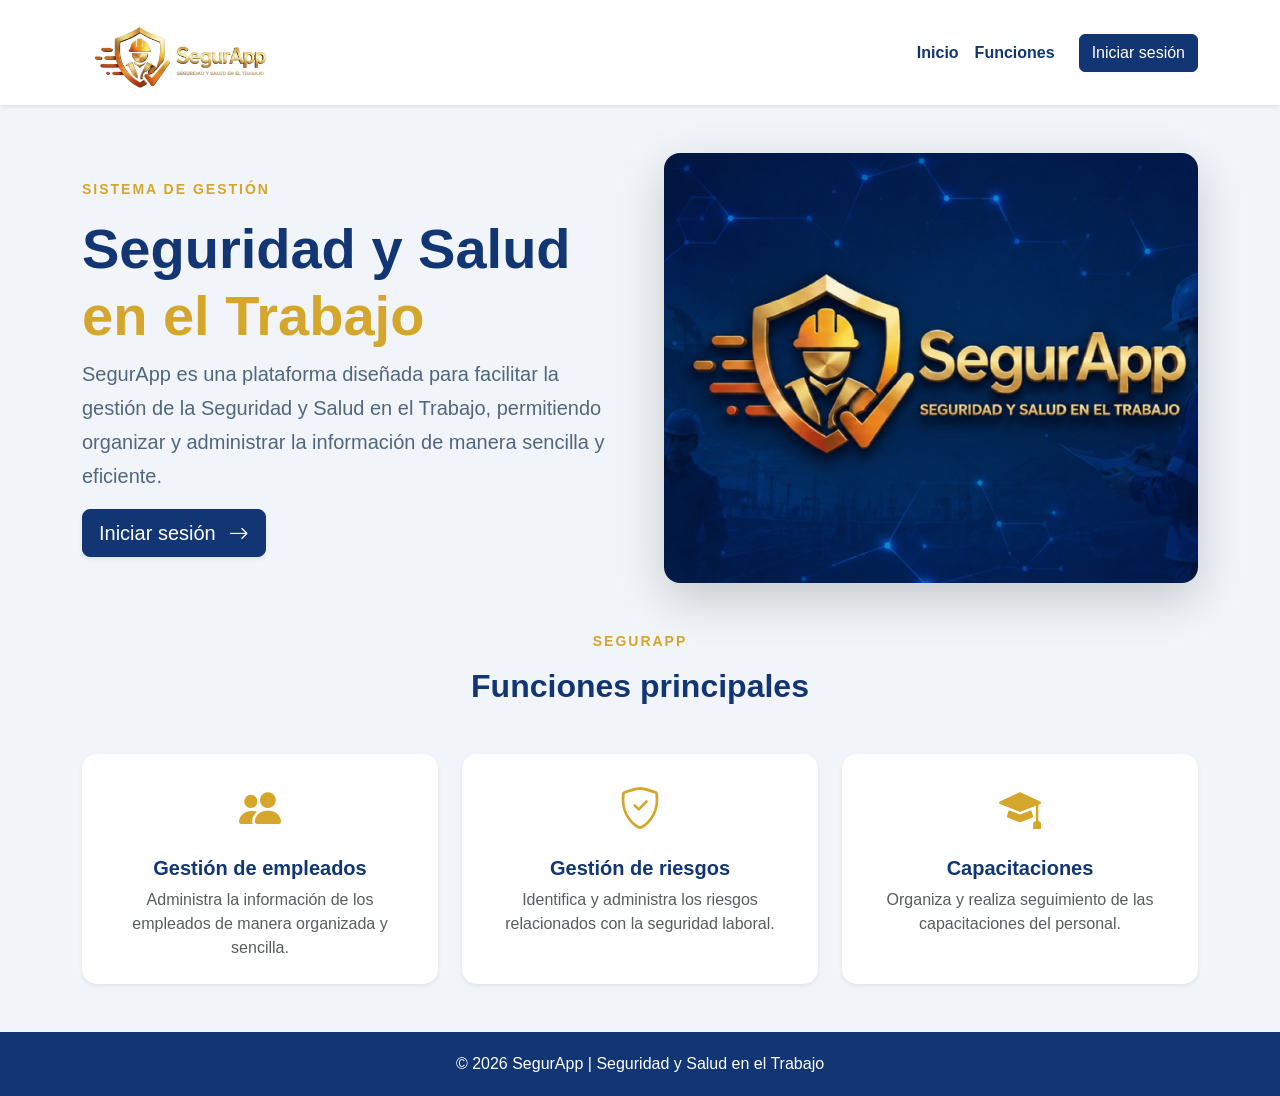
<file: index.html>
<!DOCTYPE html>
<html lang="es">

<head>

    <meta charset="UTF-8">

    <meta name="viewport" content="width=device-width, initial-scale=1.0">

    <title>SegurApp - Seguridad y Salud en el Trabajo</title>


    <link
        href="https://cdn.jsdelivr.net/npm/bootstrap@5.3.3/dist/css/bootstrap.min.css"
        rel="stylesheet"
    >


    <link
        rel="stylesheet"
        href="https://cdn.jsdelivr.net/npm/bootstrap-icons@1.11.3/font/bootstrap-icons.min.css"
    >


    <link rel="stylesheet" href="CSS/index.css">

</head>


<body>


    <nav class="navbar navbar-expand-lg navbar-light bg-white shadow-sm">

        <div class="container">


            <a class="navbar-brand" href="index.html">

                <img
                    src="IMGS/logoSegurApp.png"
                    alt="Logo SegurApp"
                    class="logo-navbar"
                >

            </a>



            <button
                class="navbar-toggler"
                type="button"
                data-bs-toggle="collapse"
                data-bs-target="#menuSegurApp"
                aria-controls="menuSegurApp"
                aria-expanded="false"
                aria-label="Mostrar menú"
            >

                <span class="navbar-toggler-icon"></span>

            </button>



            <div
                class="collapse navbar-collapse"
                id="menuSegurApp"
            >

                <ul class="navbar-nav ms-auto align-items-lg-center">

                    <li class="nav-item">

                        <a
                            class="nav-link active"
                            href="index.html"
                        >
                            Inicio
                        </a>

                    </li>


                    <li class="nav-item">

                        <a
                            class="nav-link"
                            href="#funciones"
                        >
                            Funciones
                        </a>

                    </li>


                    <li class="nav-item ms-lg-3">

                        <a
                            href="proyecto.html"
                            class="btn btn-primary"
                        >

                            Iniciar sesión

                        </a>

                    </li>

                </ul>

            </div>

        </div>

    </nav>



    <main class="container py-5">

        <div class="row align-items-center g-5">



            <section class="col-lg-6">

                <p class="etiqueta">
                    SISTEMA DE GESTIÓN
                </p>


                <h1 class="display-4 fw-bold">

                    Seguridad y Salud

                    <span>
                        en el Trabajo
                    </span>

                </h1>


                <p class="descripcion lead">

                    SegurApp es una plataforma diseñada para facilitar
                    la gestión de la Seguridad y Salud en el Trabajo,
                    permitiendo organizar y administrar la información
                    de manera sencilla y eficiente.

                </p>


                <a
                    href="proyecto.html"
                    class="btn btn-primary btn-lg shadow-sm"
                >

                    Iniciar sesión

                    <i class="bi bi-arrow-right ms-2"></i>

                </a>

            </section>




            <section class="col-lg-6">

                <div class="card border-0 shadow-lg rounded-4 overflow-hidden">

                    <img
                        src="IMGS/imagen-login.jpeg"
                        alt="Seguridad y Salud en el Trabajo"
                        class="img-fluid imagen-principal"
                    >

                </div>

            </section>

        </div>

    </main>




    <section
        id="funciones"
        class="container pb-5"
    >

        <div class="text-center mb-5">

            <p class="etiqueta">
                SEGURAPP
            </p>

            <h2 class="fw-bold">
                Funciones principales
            </h2>

        </div>


        <div class="row g-4">




            <div class="col-md-4">

                <div class="card funcion-card h-100 border-0 shadow-sm">

                    <div class="card-body text-center p-4">

                        <div class="icono-card">

                            <i class="bi bi-people-fill"></i>

                        </div>


                        <h5 class="card-title fw-bold">

                            Gestión de empleados

                        </h5>


                        <p class="card-text text-muted">

                            Administra la información de los empleados
                            de manera organizada y sencilla.

                        </p>

                    </div>

                </div>

            </div>




            <div class="col-md-4">

                <div class="card funcion-card h-100 border-0 shadow-sm">

                    <div class="card-body text-center p-4">

                        <div class="icono-card">

                            <i class="bi bi-shield-check"></i>

                        </div>


                        <h5 class="card-title fw-bold">

                            Gestión de riesgos

                        </h5>


                        <p class="card-text text-muted">

                            Identifica y administra los riesgos
                            relacionados con la seguridad laboral.

                        </p>

                    </div>

                </div>

            </div>




            <div class="col-md-4">

                <div class="card funcion-card h-100 border-0 shadow-sm">

                    <div class="card-body text-center p-4">

                        <div class="icono-card">

                            <i class="bi bi-mortarboard-fill"></i>

                        </div>


                        <h5 class="card-title fw-bold">

                            Capacitaciones

                        </h5>


                        <p class="card-text text-muted">

                            Organiza y realiza seguimiento
                            de las capacitaciones del personal.

                        </p>

                    </div>

                </div>

            </div>

        </div>

    </section>


    <footer class="footer">

        <div class="container text-center">

            <p class="mb-0">

                © 2026 SegurApp |
                Seguridad y Salud en el Trabajo

            </p>

        </div>

    </footer>



    <script
        src="https://cdn.jsdelivr.net/npm/bootstrap@5.3.3/dist/js/bootstrap.bundle.min.js">
    </script>

</body>

</html>
</file>
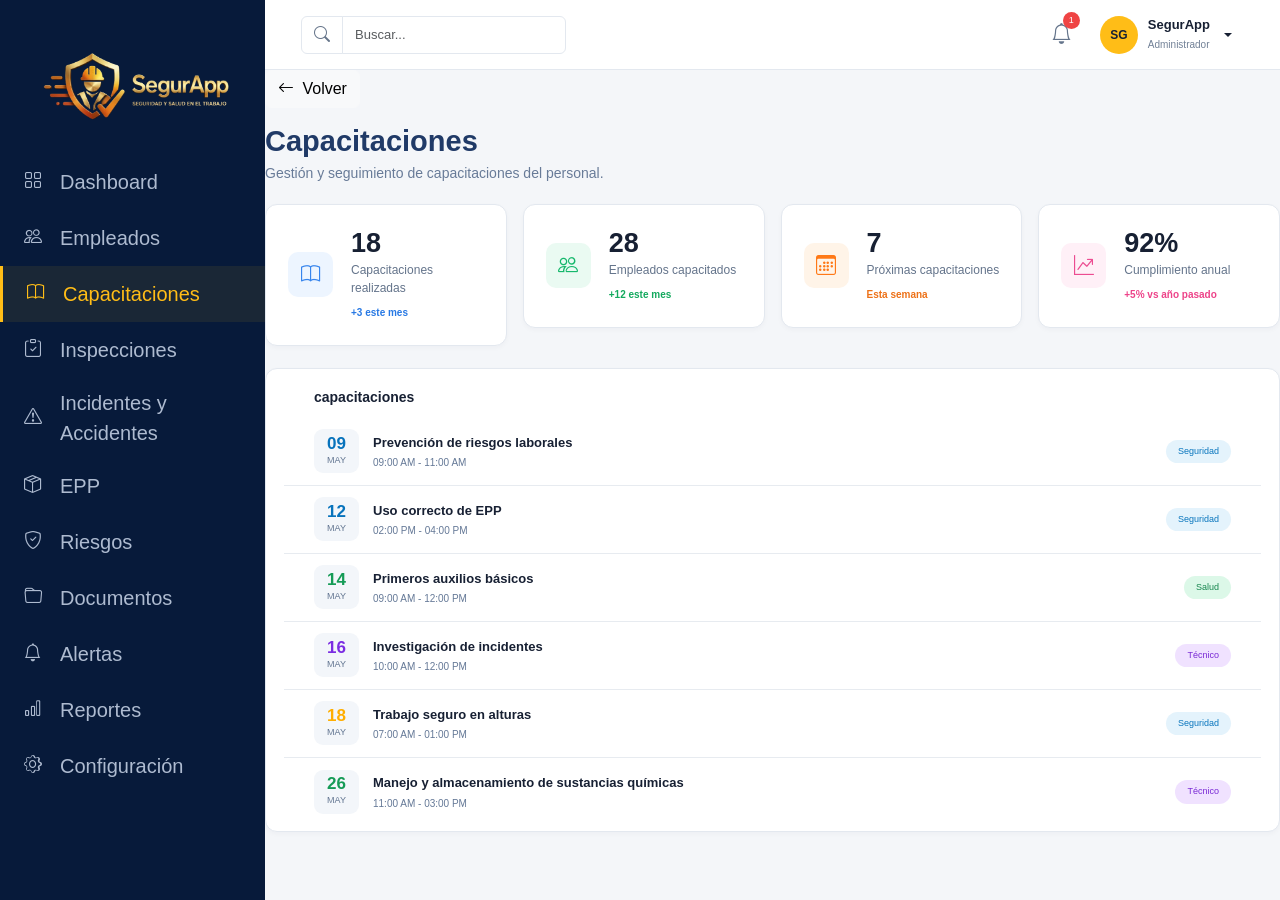
<file: capacitaciones-lista.html>
<!DOCTYPE html>
<html lang="es">

<head>
    <meta charset="UTF-8">
    <meta name="viewport" content="width=device-width, initial-scale=1.0">

    <title>Capacitaciones - SegurApp</title>

   
    <link href="https://cdn.jsdelivr.net/npm/bootstrap@5.3.3/dist/css/bootstrap.min.css" rel="stylesheet">

  
    <link rel="stylesheet" href="https://cdn.jsdelivr.net/npm/bootstrap-icons@1.11.3/font/bootstrap-icons.min.css">

  
    <link rel="stylesheet" href="CSS/capacitaciones-lista.css">
</head>

<body>

    <div class="container-fluid p-0">
        <div class="row g-0 min-vh-100">

            <aside class="col-auto">

                <div class="barra-lateral vh-100">

                    <div class="logo-contenedor text-center">
                        <img src="IMGS/logoSegurApp.png" alt="Logo SegurApp" class="logo">
                    </div>

                    <nav class="nav flex-column">

                        <a href="index.html" class="enlace-menu">
                            <i class="bi bi-grid"></i>
                            <span>Dashboard</span>
                        </a>

                        <a href="empleados.html" class="enlace-menu">
                            <i class="bi bi-people"></i>
                            <span>Empleados</span>
                        </a>

                        <a href="capacitaciones.html" class="enlace-menu activo">
                            <i class="bi bi-book"></i>
                            <span>Capacitaciones</span>
                        </a>

                        <a href="inspecciones.html" class="enlace-menu">
                            <i class="bi bi-clipboard-check"></i>
                            <span>Inspecciones</span>
                        </a>

                        <a href="#" class="enlace-menu">
                            <i class="bi bi-exclamation-triangle"></i>
                            <span>Incidentes y Accidentes</span>
                        </a>

                        <a href="#" class="enlace-menu">
                            <i class="bi bi-box-seam"></i>
                            <span>EPP</span>
                        </a>

                        <a href="#" class="enlace-menu">
                            <i class="bi bi-shield-check"></i>
                            <span>Riesgos</span>
                        </a>

                        <a href="#" class="enlace-menu">
                            <i class="bi bi-folder"></i>
                            <span>Documentos</span>
                        </a>

                        <a href="#" class="enlace-menu">
                            <i class="bi bi-bell"></i>
                            <span>Alertas</span>
                        </a>

                        <a href="#" class="enlace-menu">
                            <i class="bi bi-bar-chart"></i>
                            <span>Reportes</span>
                        </a>

                        <a href="#" class="enlace-menu">
                            <i class="bi bi-gear"></i>
                            <span>Configuración</span>
                        </a>

                    </nav>

                </div>

            </aside>


          
            <main class="col">

                
                <nav class="navbar bg-white px-4">

                    <div class="container-fluid">

                        <div class="input-group buscador">

                            <span class="input-group-text bg-white">
                                <i class="bi bi-search"></i>
                            </span>

                            <input type="text" class="form-control" placeholder="Buscar...">

                        </div>


                        <div class="d-flex align-items-center gap-3">

                           
                            <div class="notificaciones position-relative">

                                <i class="bi bi-bell"></i>

                                <span class="badge-notificacion">
                                    1
                                </span>

                            </div>


                           
                            <div class="dropdown">

                                <button class="btn usuario-menu dropdown-toggle" type="button"
                                    data-bs-toggle="dropdown">

                                    <div class="avatar">
                                        SG
                                    </div>

                                    <div class="datos-usuario">
                                        <strong>SegurApp</strong>
                                        <small>Administrador</small>
                                    </div>

                                </button>


                                <ul class="dropdown-menu dropdown-menu-end">

                                    <li>
                                        <a class="dropdown-item" href="#">
                                            <i class="bi bi-person me-2"></i>
                                            Mi perfil
                                        </a>
                                    </li>

                                    <li>
                                        <a class="dropdown-item" href="#">
                                            <i class="bi bi-gear me-2"></i>
                                            Configuración
                                        </a>
                                    </li>

                                    <li>
                                        <hr class="dropdown-divider">
                                    </li>

                                    <li>
                                        <a class="dropdown-item text-danger" href="index.html">
                                            <i class="bi bi-box-arrow-right me-2"></i>
                                            Cerrar sesión
                                        </a>
                                    </li>

                                </ul>

                            </div>

                        </div>

                    </div>

                </nav>


           
                <div class="encabezado">

                    <a href="capacitaciones.html" class="btn btn-light mb-3">
                        <i class="bi bi-arrow-left me-1"></i>
                        Volver
                    </a>

                    <h1>
                        Capacitaciones
                    </h1>

                    <p>
                        Gestión y seguimiento de capacitaciones del personal.
                    </p>

                </div>


             
                <div class="row g-3 tarjetas">

                    
                    <div class="col-xl-3 col-md-6">

                        <div class="tarjeta">

                            <div class="icono icono-azul">
                                <i class="bi bi-book"></i>
                            </div>

                            <div>
                                <h2>18</h2>

                                <p>
                                    Capacitaciones realizadas
                                </p>

                                <span class="dato azul">
                                    +3 este mes
                                </span>
                            </div>

                        </div>

                    </div>

                    <div class="col-xl-3 col-md-6">

                        <div class="tarjeta">

                            <div class="icono icono-verde">
                                <i class="bi bi-people"></i>
                            </div>

                            <div>
                                <h2>28</h2>

                                <p>
                                    Empleados capacitados
                                </p>

                                <span class="dato verde">
                                    +12 este mes
                                </span>
                            </div>

                        </div>

                    </div>

                    <div class="col-xl-3 col-md-6">

                        <div class="tarjeta">

                            <div class="icono icono-naranja">
                                <i class="bi bi-calendar3"></i>
                            </div>

                            <div>
                                <h2>7</h2>

                                <p>
                                    Próximas capacitaciones
                                </p>

                                <span class="dato naranja">
                                    Esta semana
                                </span>
                            </div>

                        </div>

                    </div>

                    <div class="col-xl-3 col-md-6">

                        <div class="tarjeta">

                            <div class="icono icono-rosado">
                                <i class="bi bi-graph-up-arrow"></i>
                            </div>

                            <div>
                                <h2>92%</h2>

                                <p>
                                    Cumplimiento anual
                                </p>

                                <span class="dato rosado">
                                    +5% vs año pasado
                                </span>
                            </div>

                        </div>

                    </div>

                </div>


                <!-- Lista -->
                <div class="tarjeta-lista">

                    <div class="titulo-lista">
                        <h3>
                            Capacitaciones
                        </h3>
                    </div>


                    <div class="lista-capacitaciones">

                        <div class="capacitacion">

                            <div class="fecha fecha-azul">
                                <strong>09</strong>
                                <span>MAY</span>
                            </div>

                            <div class="datos-capacitacion">

                                <strong>
                                    Prevención de riesgos laborales
                                </strong>

                                <span>
                                    09:00 AM - 11:00 AM
                                </span>

                            </div>

                            <span class="categoria seguridad">
                                Seguridad
                            </span>

                        </div>

                        <div class="capacitacion">

                            <div class="fecha fecha-azul">
                                <strong>12</strong>
                                <span>MAY</span>
                            </div>

                            <div class="datos-capacitacion">

                                <strong>
                                    Uso correcto de EPP
                                </strong>

                                <span>
                                    02:00 PM - 04:00 PM
                                </span>

                            </div>

                            <span class="categoria seguridad">
                                Seguridad
                            </span>

                        </div>

                        <div class="capacitacion">

                            <div class="fecha fecha-verde">
                                <strong>14</strong>
                                <span>MAY</span>
                            </div>

                            <div class="datos-capacitacion">

                                <strong>
                                    Primeros auxilios básicos
                                </strong>

                                <span>
                                    09:00 AM - 12:00 PM
                                </span>

                            </div>

                            <span class="categoria salud">
                                Salud
                            </span>

                        </div>

                        <div class="capacitacion">

                            <div class="fecha fecha-morado">
                                <strong>16</strong>
                                <span>MAY</span>
                            </div>

                            <div class="datos-capacitacion">

                                <strong>
                                    Investigación de incidentes
                                </strong>

                                <span>
                                    10:00 AM - 12:00 PM
                                </span>

                            </div>

                            <span class="categoria tecnico">
                                Técnico
                            </span>

                        </div>

                        <div class="capacitacion">

                            <div class="fecha fecha-naranja">
                                <strong>18</strong>
                                <span>MAY</span>
                            </div>

                            <div class="datos-capacitacion">

                                <strong>
                                    Trabajo seguro en alturas
                                </strong>

                                <span>
                                    07:00 AM - 01:00 PM
                                </span>

                            </div>

                            <span class="categoria seguridad">
                                Seguridad
                            </span>

                        </div>

                        <div class="capacitacion">

                            <div class="fecha fecha-verde">
                                <strong>26</strong>
                                <span>MAY</span>
                            </div>

                            <div class="datos-capacitacion">

                                <strong>
                                    Manejo y almacenamiento de sustancias químicas
                                </strong>

                                <span>
                                    11:00 AM - 03:00 PM
                                </span>

                            </div>

                            <span class="categoria tecnico">
                                Técnico
                            </span>

                        </div>

                    </div>

                </div>

        </div>

        </main>

    </div>
    </div>
    <script src="https://cdn.jsdelivr.net/npm/bootstrap@5.3.3/dist/js/bootstrap.bundle.min.js"></script>
    
</body>

</html>
</file>
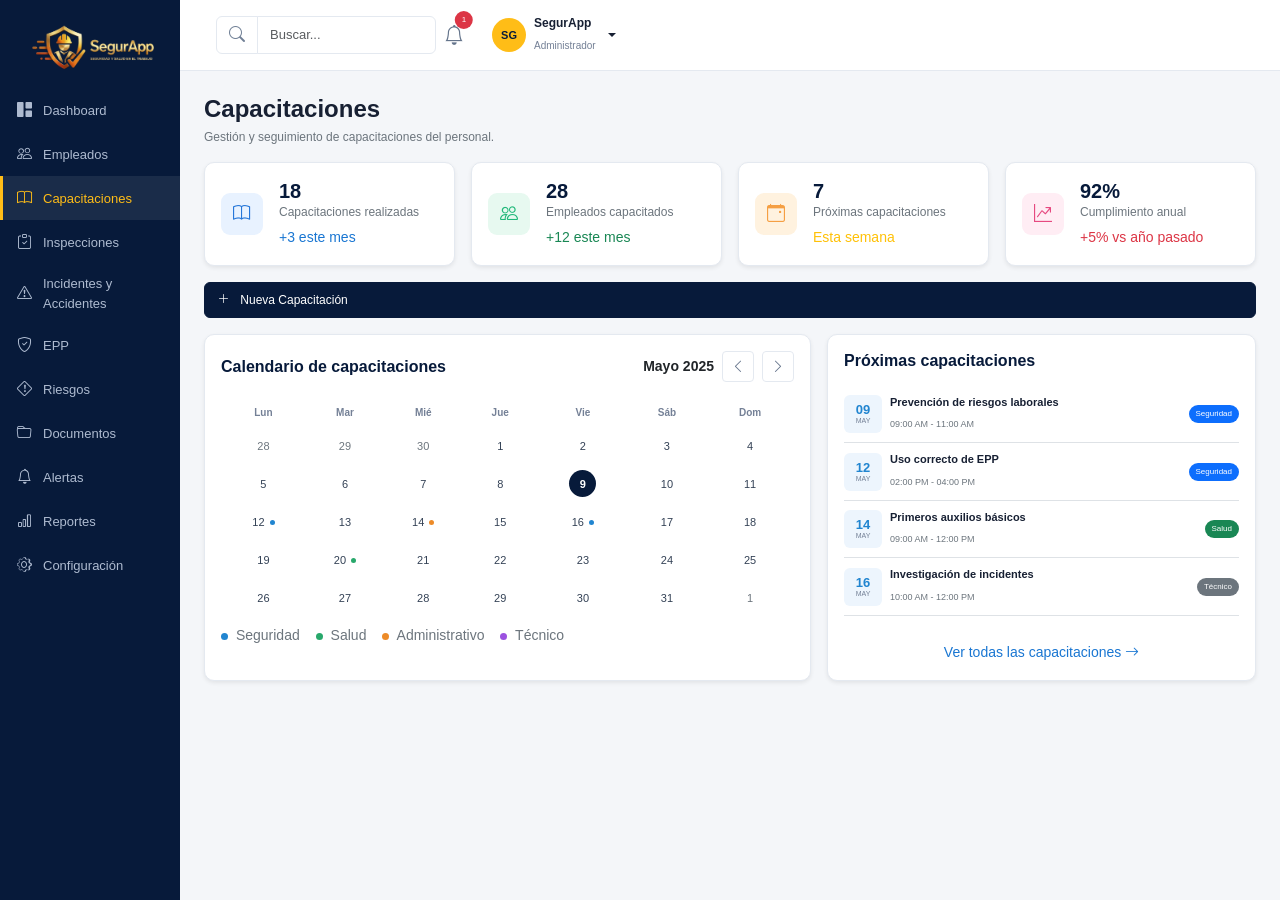
<file: capacitaciones.html>
<!DOCTYPE html>
<html lang="es">

<head>

    <meta charset="UTF-8">

    <meta name="viewport" content="width=device-width, initial-scale=1.0">

    <title>SegurApp - Capacitaciones</title>



    <link href="https://cdn.jsdelivr.net/npm/bootstrap@5.3.3/dist/css/bootstrap.min.css" rel="stylesheet">



    <link rel="stylesheet" href="https://cdn.jsdelivr.net/npm/bootstrap-icons@1.11.3/font/bootstrap-icons.min.css">



    <link rel="stylesheet" href="CSS/capacitaciones.css">

</head>


<body>


    <div class="container-fluid p-0">

        <div class="row g-0 min-vh-100">



            <aside class="col-auto">

                <div class="barra-lateral offcanvas-md offcanvas-start vh-100" tabindex="-1" id="menuLateral">

                    <div class="d-flex justify-content-end d-md-none p-2">

                        <button type="button" class="btn-close btn-close-white" data-bs-dismiss="offcanvas"
                            aria-label="cerrar">

                        </button>

                    </div>


                 

                    <div class="text-center p-3">

                        <img src="IMGS/logoSegurApp.png" alt="Logo SegurApp" 
                        class="img-fluid logo">

                    </div>


               

                    <nav class="nav flex-column">


                      

                        <a href="Dashboard.html" class="nav-link enlace-menu">

                            <i class="bi bi-grid-1x2-fill"></i>

                            <span>
                                Dashboard
                            </span>

                        </a>


                  

                        <a href="empleados.html" class="nav-link enlace-menu">

                            <i class="bi bi-people"></i>

                            <span>
                                Empleados
                            </span>

                        </a>


                        <a href="capacitaciones.html" class="nav-link enlace-menu activo">

                            <i class="bi bi-book"></i>

                            <span>
                                Capacitaciones
                            </span>

                        </a>


     

                        <a href="inspecciones.html" class="nav-link enlace-menu">

                            <i class="bi bi-clipboard-check"></i>

                            <span>
                                Inspecciones
                            </span>

                        </a>



                        <a href="#" class="nav-link enlace-menu">

                            <i class="bi bi-exclamation-triangle"></i>

                            <span>
                                Incidentes y<br>
                                Accidentes
                            </span>

                        </a>



                        <a href="#" class="nav-link enlace-menu">

                            <i class="bi bi-shield-check"></i>

                            <span>
                                EPP
                            </span>

                        </a>



                        <a href="#" class="nav-link enlace-menu">

                            <i class="bi bi-exclamation-diamond"></i>

                            <span>
                                Riesgos
                            </span>

                        </a>


                  

                        <a href="#" class="nav-link enlace-menu">

                            <i class="bi bi-folder"></i>

                            <span>
                                Documentos
                            </span>

                        </a>


                    

                        <a href="#" class="nav-link enlace-menu">

                            <i class="bi bi-bell"></i>

                            <span>
                                Alertas
                            </span>

                        </a>


                      

                        <a href="#" class="nav-link enlace-menu">

                            <i class="bi bi-bar-chart"></i>

                            <span>
                                Reportes
                            </span>

                        </a>


                     

                        <a href="#" class="nav-link enlace-menu">

                            <i class="bi bi-gear"></i>

                            <span>
                                Configuración
                            </span>

                        </a>

                    </nav>

                </div>

            </aside>



           

            <main class="col">

                <nav class="navbar bg-light px-4">

                    <div class="container-fluid">

                  

                        <div class="d-flex align-items-center gap-2">

                            <button class="btn boton-menu d-md-none" type="button" data-bs-toggle="offcanvas"
                                data-bs-target="#menuLateral" aria-controls="menuLateral">

                                <i class="bi bi-list"></i>

                            </button>


                           

                            <form class="d-flex">

                                <div class="input-group">

                                    <span class="input-group-text bg-white">

                                        <i class="bi bi-search"></i>

                                    </span>


                                    <input class="form-control" 
                                    type="search" 
                                    placeholder="Buscar..."
                                    aria-label="Buscar">

                                </div>

                            </form>



               

                            <div class="d-flex align-items-center gap-3">

                                <div class="position-relative">

                                    <i class="bi bi-bell fs-5"></i>

                                    <span
                                        class="position-absolute top-0 start-100 translate-middle badge rounded-pill bg-danger">

                                        1

                                    </span>

                                </div>



                                <div class="dropdown">


                                    <button class="btn dropdown-toggle d-flex align-items-center gap-2" type="button"
                                        data-bs-toggle="dropdown" aria-expanded="false">


                                       

                                        <span class="avatar-usuario">

                                            SG

                                        </span>


                                        <!-- Nombre -->

                                        <span class="d-none d-md-block text-start">

                                            <strong class="d-block">
                                                SegurApp
                                            </strong>

                                            <small>
                                                Administrador
                                            </small>

                                        </span>

                                    </button>


                                    <ul class="dropdown-menu dropdown-menu-end shadow">


                                        <li>

                                            <div class="px-3 py-2">

                                                <strong>
                                                    SegurApp
                                                </strong>

                                                <small class="d-block text-secondary">
                                                    Administrador
                                                </small>

                                            </div>

                                        </li>


                                        <li>

                                            <hr class="dropdown-divider">

                                        </li>


                                        <li>

                                            <a class="dropdown-item" href="#">

                                                <i class="bi bi-person me-2"></i>

                                                Mi perfil

                                            </a>

                                        </li>


                                        <li>

                                            <a class="dropdown-item" href="#">

                                                <i class="bi bi-gear me-2"></i>

                                                Configuración

                                            </a>

                                        </li>

                                    </ul>

                                </div>

                            </div>

                        </div>

                </nav>

                <div class="container-fluid p-4">

                    <div class="mb-3">

                        <h1 class="h4 fw-bold mb-1">

                            Capacitaciones

                        </h1>


                        <p class="text-secondary small mb-0">

                            Gestión y seguimiento de capacitaciones del personal.

                        </p>

                    </div>




                    <div class="row g-3 mb-3">

                        <div class="col-12 col-sm-6 col-xl-3">

                            <div class="card h-100 border-0 shadow-sm">

                                <div class="card-body d-flex align-items-center gap-3">


                                    <div class="icono-estadistica icono-azul">

                                        <i class="bi bi-book"></i>

                                    </div>


                                    <div>

                                        <h2 class="h5 fw-bold mb-0">
                                            18
                                        </h2>


                                        <p class="small text-secondary mb-1">
                                            Capacitaciones realizadas
                                        </p>


                                        <span class="small text-primary">
                                            +3 este mes
                                        </span>

                                    </div>

                                </div>

                            </div>

                        </div>




                        <div class="col-12 col-sm-6 col-xl-3">

                            <div class="card h-100 border-0 shadow-sm">

                                <div class="card-body d-flex align-items-center gap-3">


                                    <div class="icono-estadistica icono-verde">

                                        <i class="bi bi-people"></i>

                                    </div>


                                    <div>

                                        <h2 class="h5 fw-bold mb-0">
                                            28
                                        </h2>


                                        <p class="small text-secondary mb-1">
                                            Empleados capacitados
                                        </p>


                                        <span class="small text-success">
                                            +12 este mes
                                        </span>

                                    </div>

                                </div>

                            </div>

                        </div>


                        <div class="col-12 col-sm-6 col-xl-3">

                            <div class="card h-100 border-0 shadow-sm">

                                <div class="card-body d-flex align-items-center gap-3">


                                    <div class="icono-estadistica icono-naranja">

                                        <i class="bi bi-calendar-event"></i>

                                    </div>


                                    <div>

                                        <h2 class="h5 fw-bold mb-0">
                                            7
                                        </h2>


                                        <p class="small text-secondary mb-1">
                                            Próximas capacitaciones
                                        </p>


                                        <span class="small text-warning">
                                            Esta semana
                                        </span>

                                    </div>

                                </div>

                            </div>

                        </div>

                        <div class="col-12 col-sm-6 col-xl-3">

                            <div class="card h-100 border-0 shadow-sm">

                                <div class="card-body d-flex align-items-center gap-3">


                                    <div class="icono-estadistica icono-rosado">

                                        <i class="bi bi-graph-up-arrow"></i>

                                    </div>


                                    <div>

                                        <h2 class="h5 fw-bold mb-0">
                                            92%
                                        </h2>


                                        <p class="small text-secondary mb-1">
                                            Cumplimiento anual
                                        </p>


                                        <span class="small text-danger">
                                            +5% vs año pasado
                                        </span>

                                    </div>

                                </div>

                            </div>

                        </div>

                    </div>

                    <div class="d-grid mb-3">

                        <a href="capacitaciones-lista.html" class="btn btn-primary text-start">

                            <i class="bi bi-plus-lg me-2"></i>

                            Nueva Capacitación

                        </a>

                    </div>

                    <div class="row g-3">

                        <div class="col-12 col-xl-7">

                            <div class="card border-0 shadow-sm h-100">

                                <div class="card-body">

                                    <div class="d-flex justify-content-between align-items-center mb-3">


                                        <h2 class="h6 fw-bold mb-0">

                                            Calendario de capacitaciones

                                        </h2>


                                        <div class="d-flex align-items-center gap-2">


                                            <strong class="small">
                                                Mayo 2025
                                            </strong>


                                            <button type="button" class="btn btn-sm btn-light">

                                                <i class="bi bi-chevron-left"></i>

                                            </button>


                                            <button type="button" class="btn btn-sm btn-light">

                                                <i class="bi bi-chevron-right"></i>

                                            </button>

                                        </div>

                                    </div>

                                    <div class="table-responsive">

                                        <table class="table table-borderless text-center align-middle mb-2">

                                            <thead>

                                                <tr class="text-secondary small">

                                                    <th>Lun</th>
                                                    <th>Mar</th>
                                                    <th>Mié</th>
                                                    <th>Jue</th>
                                                    <th>Vie</th>
                                                    <th>Sáb</th>
                                                    <th>Dom</th>

                                                </tr>

                                            </thead>


                                            <tbody>


                                                <tr>

                                                    <td class="text-secondary">
                                                        28
                                                    </td>

                                                    <td class="text-secondary">
                                                        29
                                                    </td>

                                                    <td class="text-secondary">
                                                        30
                                                    </td>

                                                    <td>1</td>
                                                    <td>2</td>
                                                    <td>3</td>
                                                    <td>4</td>

                                                </tr>

                                                <tr>

                                                    <td>

                                                        <span class="dia-calendario">
                                                            5
                                                        </span>

                                                    </td>

                                                    <td>6</td>
                                                    <td>7</td>
                                                    <td>8</td>


                                                    <td>

                                                        <span class="dia-seleccionado">
                                                            9
                                                        </span>

                                                    </td>


                                                    <td>10</td>
                                                    <td>11</td>

                                                </tr>


                                                <tr>

                                                    <td class="dia-con-evento">

                                                        12

                                                        <span class="punto-calendario punto-azul"></span>

                                                    </td>


                                                    <td>
                                                        13
                                                    </td>


                                                    <td class="dia-con-evento">

                                                        14

                                                        <span class="punto-calendario punto-naranja"></span>

                                                    </td>


                                                    <td>
                                                        15
                                                    </td>


                                                    <td class="dia-con-evento">

                                                        16

                                                        <span class="punto-calendario punto-azul"></span>

                                                    </td>


                                                    <td>
                                                        17
                                                    </td>


                                                    <td>
                                                        18
                                                    </td>

                                                </tr>


                                                <tr>

                                                    <td>
                                                        19
                                                    </td>


                                                    <td class="dia-con-evento">

                                                        20

                                                        <span class="punto-calendario punto-verde"></span>

                                                    </td>


                                                    <td>
                                                        21
                                                    </td>

                                                    <td>
                                                        22
                                                    </td>

                                                    <td>
                                                        23
                                                    </td>

                                                    <td>
                                                        24
                                                    </td>

                                                    <td>
                                                        25
                                                    </td>

                                                </tr>

                                                <tr>

                                                    <td>
                                                        26
                                                    </td>

                                                    <td>
                                                        27
                                                    </td>

                                                    <td>
                                                        28
                                                    </td>

                                                    <td>
                                                        29
                                                    </td>

                                                    <td>
                                                        30
                                                    </td>

                                                    <td>
                                                        31
                                                    </td>

                                                    <td class="text-secondary">
                                                        1
                                                    </td>

                                                </tr>

                                            </tbody>

                                        </table>

                                    </div>


                                    <div class="d-flex flex-wrap gap-3 small text-secondary">


                                        <span>

                                            <span class="leyenda punto-azul"></span>

                                            Seguridad

                                        </span>


                                        <span>

                                            <span class="leyenda punto-verde"></span>

                                            Salud

                                        </span>


                                        <span>

                                            <span class="leyenda punto-naranja"></span>

                                            Administrativo

                                        </span>


                                        <span>

                                            <span class="leyenda punto-morado"></span>

                                            Técnico

                                        </span>

                                    </div>

                                </div>

                            </div>

                        </div>


                        <div class="col-12 col-xl-5">

                            <div class="card border-0 shadow-sm h-100">

                                <div class="card-body">


                                    <h2 class="h6 fw-bold mb-3">

                                        Próximas capacitaciones

                                    </h2>


                                    <div class="d-flex align-items-center gap-2 py-2 border-bottom">


                                        <div class="caja-fecha">

                                            <strong>
                                                09
                                            </strong>

                                            <small>
                                                MAY
                                            </small>

                                        </div>


                                        <div class="flex-grow-1">

                                            <strong class="d-block small">
                                                Prevención de riesgos laborales
                                            </strong>

                                            <small class="text-secondary">
                                                09:00 AM - 11:00 AM
                                            </small>

                                        </div>


                                        <span class="badge text-bg-primary">
                                            Seguridad
                                        </span>

                                    </div>


                                    <div class="d-flex align-items-center gap-2 py-2 border-bottom">


                                        <div class="caja-fecha">

                                            <strong>
                                                12
                                            </strong>

                                            <small>
                                                MAY
                                            </small>

                                        </div>


                                        <div class="flex-grow-1">

                                            <strong class="d-block small">
                                                Uso correcto de EPP
                                            </strong>

                                            <small class="text-secondary">
                                                02:00 PM - 04:00 PM
                                            </small>

                                        </div>


                                        <span class="badge text-bg-primary">
                                            Seguridad
                                        </span>

                                    </div>


                                    <div class="d-flex align-items-center gap-2 py-2 border-bottom">


                                        <div class="caja-fecha">

                                            <strong>
                                                14
                                            </strong>

                                            <small>
                                                MAY
                                            </small>

                                        </div>


                                        <div class="flex-grow-1">

                                            <strong class="d-block small">
                                                Primeros auxilios básicos
                                            </strong>

                                            <small class="text-secondary">
                                                09:00 AM - 12:00 PM
                                            </small>

                                        </div>


                                        <span class="badge text-bg-success">
                                            Salud
                                        </span>

                                    </div>


                                    <div class="d-flex align-items-center gap-2 py-2 border-bottom">


                                        <div class="caja-fecha">

                                            <strong>
                                                16
                                            </strong>

                                            <small>
                                                MAY
                                            </small>

                                        </div>


                                        <div class="flex-grow-1">

                                            <strong class="d-block small">
                                                Investigación de incidentes
                                            </strong>

                                            <small class="text-secondary">
                                                10:00 AM - 12:00 PM
                                            </small>

                                        </div>


                                        <span class="badge text-bg-secondary">
                                            Técnico
                                        </span>

                                    </div>


                                    <div class="text-center mt-4">

                                        <a href="#" class="text-primary text-decoration-none small">

                                            Ver todas las capacitaciones

                                            <i class="bi bi-arrow-right"></i>

                                        </a>

                                    </div>

                                </div>

                            </div>

                        </div>

                    </div>

                </div>

            </main>

        </div>

    </div>

    <script src="https://cdn.jsdelivr.net/npm/bootstrap@5.3.3/dist/js/bootstrap.bundle.min.js">
    </script>


</body>

</html>
</file>
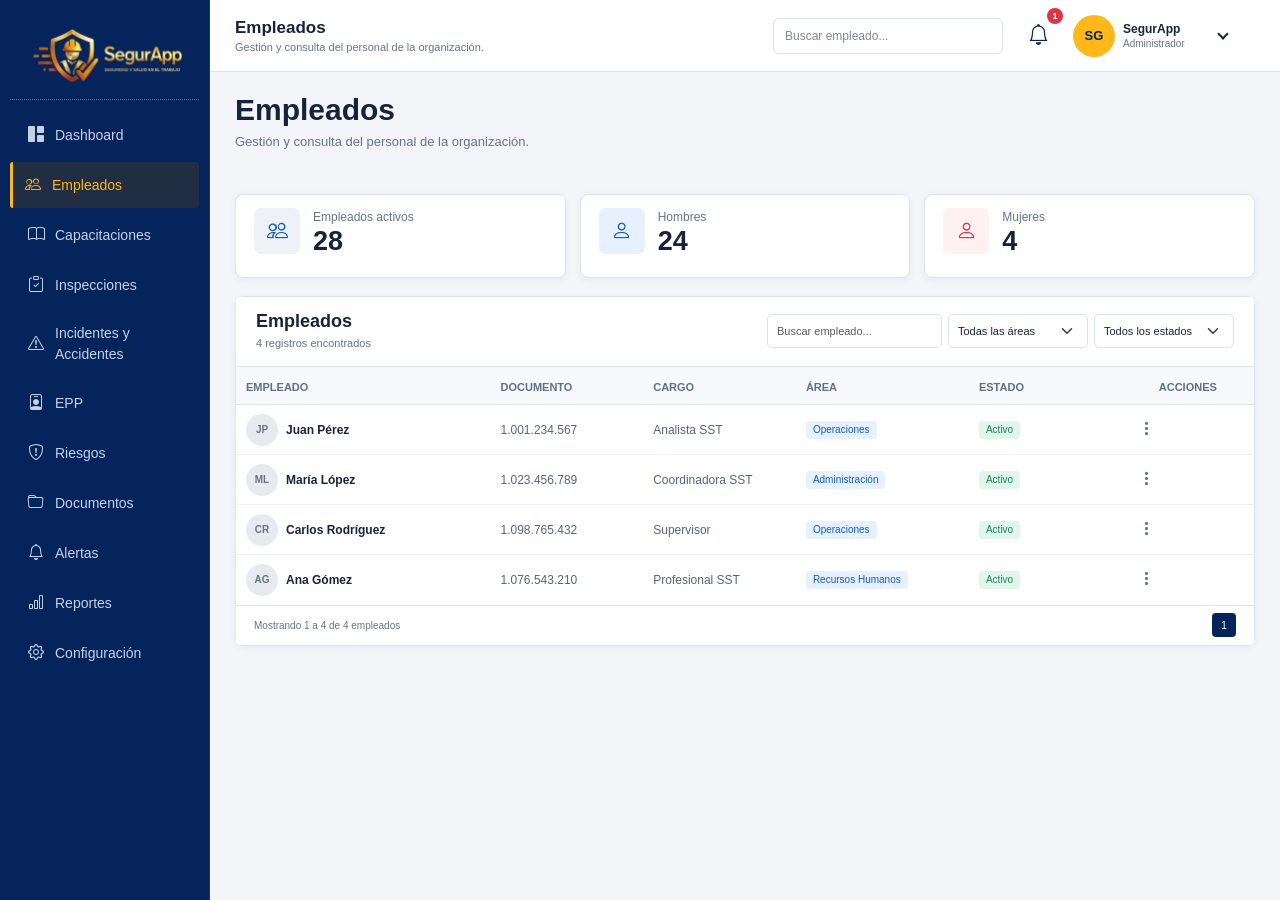
<file: empleados.html>
<!DOCTYPE html>
<html lang="es">

<head>

    <meta charset="UTF-8">

    <meta name="viewport" content="width=device-width, initial-scale=1.0">

    <title>SegurApp - Empleados</title>

    <link href="https://cdn.jsdelivr.net/npm/bootstrap@5.3.8/dist/css/bootstrap.min.css" rel="stylesheet">

    <link href="https://cdn.jsdelivr.net/npm/bootstrap-icons@1.13.1/font/bootstrap-icons.min.css" rel="stylesheet">

    <link rel="stylesheet" href="CSS/empleados.css">

</head>

<body>

    <div class="container-fluid">

        <div class="row">

            <aside class="col-md-3 col-lg-2 bg-dark text-white min-vh-100 p-3">

                <div class="text-center mb-4">

                    <img
                        src="IMGS/logoSegurApp.png"
                        alt="Logo SegurApp"
                        class="img-fluid mb-2"
                        style="max-width: 100px;"
                    >

                </div>


                <nav class="nav flex-column">

                    <a href="Dashboard.html" class="nav-link text-white">
                        <i class="bi bi-grid-1x2-fill me-2"></i>
                        Dashboard
                    </a>

                    <a href="empleados.html" class="nav-link active bg-warning text-dark rounded">
                        <i class="bi bi-people me-2"></i>
                        Empleados
                    </a>

                    <a href="capacitaciones.html" class="nav-link text-white">
                        <i class="bi bi-book me-2"></i>
                        Capacitaciones
                    </a>

                    <a href="inspecciones.html" class="nav-link text-white">
                        <i class="bi bi-clipboard-check me-2"></i>
                        Inspecciones
                    </a>

                    <a href="#" class="nav-link text-white">
                        <i class="bi bi-exclamation-triangle me-2"></i>
                        Incidentes y Accidentes
                    </a>

                    <a href="#" class="nav-link text-white">
                        <i class="bi bi-person-badge me-2"></i>
                        EPP
                    </a>

                    <a href="#" class="nav-link text-white">
                        <i class="bi bi-shield-exclamation me-2"></i>
                        Riesgos
                    </a>

                    <a href="#" class="nav-link text-white">
                        <i class="bi bi-folder me-2"></i>
                        Documentos
                    </a>

                    <a href="#" class="nav-link text-white">
                        <i class="bi bi-bell me-2"></i>
                        Alertas
                    </a>

                    <a href="#" class="nav-link text-white">
                        <i class="bi bi-bar-chart me-2"></i>
                        Reportes
                    </a>

                    <a href="#" class="nav-link text-white">
                        <i class="bi bi-gear me-2"></i>
                        Configuración
                    </a>

                </nav>

            </aside>


            <main class="col-md-9 col-lg-10 bg-light min-vh-100 p-0">


                <nav class="navbar navbar-expand-lg bg-white border-bottom px-4">

                    <div class="container-fluid">

                        <div>

                            <h5 class="mb-0">
                                Empleados
                            </h5>

                            <small class="text-muted">
                                Gestión y consulta del personal de la organización.
                            </small>

                        </div>


                        <div class="d-flex align-items-center gap-3">

                            <form class="d-flex">

                                <input
                                    class="form-control form-control-sm"
                                    type="search"
                                    placeholder="Buscar empleado..."
                                >

                            </form>


                            <button class="btn btn-light position-relative">

                                <i class="bi bi-bell"></i>

                                <span class="position-absolute top-0 start-100 translate-middle badge rounded-pill bg-danger">
                                    1
                                </span>

                            </button>


                            <div class="dropdown">

                                <button
                                    class="btn btn-light dropdown-toggle d-flex align-items-center gap-2"
                                    type="button"
                                    data-bs-toggle="dropdown"
                                    aria-expanded="false"
                                >

                                    <span
                                        class="rounded-circle bg-warning text-dark fw-bold d-flex align-items-center justify-content-center"
                                        style="width: 40px; height: 40px;"
                                    >
                                        SG
                                    </span>


                                    <span class="text-start">

                                        <strong class="d-block">
                                            SegurApp
                                        </strong>

                                        <small class="text-muted">
                                            Administrador
                                        </small>

                                    </span>

                                </button>


                                <ul class="dropdown-menu dropdown-menu-end shadow">

                                    <li>

                                        <a
                                            class="dropdown-item d-flex align-items-center gap-3 py-3"
                                            href="#"
                                        >

                                            <i class="bi bi-person fs-4"></i>

                                            <span>

                                                <strong class="d-block">
                                                    Mi perfil
                                                </strong>

                                            </span>

                                        </a>

                                    </li>


                                    <li>

                                        <a
                                            class="dropdown-item d-flex align-items-center gap-3 py-3"
                                            href="#"
                                        >

                                            <i class="bi bi-gear fs-4"></i>

                                            <span>

                                                <strong class="d-block">
                                                    Configuración
                                                </strong>

                                            </span>

                                        </a>

                                    </li>

                                </ul>

                            </div>

                        </div>

                    </div>

                </nav>


                <section class="container-fluid p-4">


                    <div class="mb-4">

                        <h1 class="fw-bold mb-1">
                            Empleados
                        </h1>

                        <p class="text-muted mb-0">
                            Gestión y consulta del personal de la organización.
                        </p>

                    </div>


                    <div class="row g-4 mb-4">


                        <div class="col-md-4">

                            <div class="card shadow-sm h-100">

                                <div class="card-body">

                                    <div class="d-flex align-items-center gap-3">

                                        <div class="bg-light rounded p-3">

                                            <i class="bi bi-people fs-4"></i>

                                        </div>

                                        <div>

                                            <p class="text-muted mb-1">
                                                Empleados activos
                                            </p>

                                            <h2 class="mb-0">
                                                28
                                            </h2>

                                        </div>

                                    </div>

                                </div>

                            </div>

                        </div>


                        <div class="col-md-4">

                            <div class="card shadow-sm h-100">

                                <div class="card-body">

                                    <div class="d-flex align-items-center gap-3">

                                        <div class="bg-primary-subtle rounded p-3">

                                            <i class="bi bi-person fs-4"></i>

                                        </div>

                                        <div>

                                            <p class="text-muted mb-1">
                                                Hombres
                                            </p>

                                            <h2 class="mb-0">
                                                24
                                            </h2>

                                        </div>

                                    </div>

                                </div>

                            </div>

                        </div>


                        <div class="col-md-4">

                            <div class="card shadow-sm h-100">

                                <div class="card-body">

                                    <div class="d-flex align-items-center gap-3">

                                        <div class="bg-danger-subtle rounded p-3">

                                            <i class="bi bi-person fs-4"></i>

                                        </div>

                                        <div>

                                            <p class="text-muted mb-1">
                                                Mujeres
                                            </p>

                                            <h2 class="mb-0">
                                                4
                                            </h2>

                                        </div>

                                    </div>

                                </div>

                            </div>

                        </div>

                    </div>


                    <div class="card shadow-sm">


                        <div class="card-header bg-white p-4">

                            <div class="d-flex justify-content-between align-items-center flex-wrap gap-3">

                                <div>

                                    <h4 class="mb-1">
                                        Empleados
                                    </h4>

                                    <p class="text-muted mb-0">
                                        4 registros encontrados
                                    </p>

                                </div>


                                <div class="d-flex gap-2 flex-wrap">

                                    <input
                                        type="search"
                                        class="form-control"
                                        placeholder="Buscar empleado..."
                                    >


                                    <select class="form-select">

                                        <option selected>
                                            Todas las áreas
                                        </option>

                                        <option>
                                            Administración
                                        </option>

                                        <option>
                                            Operaciones
                                        </option>

                                        <option>
                                            Recursos Humanos
                                        </option>

                                    </select>


                                    <select class="form-select">

                                        <option selected>
                                            Todos los estados
                                        </option>

                                        <option>
                                            Activo
                                        </option>

                                        <option>
                                            Inactivo
                                        </option>

                                    </select>

                                </div>

                            </div>

                        </div>


                        <div class="table-responsive">

                            <table class="table table-hover align-middle mb-0">

                                <thead class="table-light">

                                    <tr>

                                        <th>EMPLEADO</th>

                                        <th>DOCUMENTO</th>

                                        <th>CARGO</th>

                                        <th>ÁREA</th>

                                        <th>ESTADO</th>

                                        <th>ACCIONES</th>

                                    </tr>

                                </thead>


                                <tbody>


                                    <tr>

                                        <td>

                                            <div class="d-flex align-items-center gap-2">

                                                <div class="bg-secondary-subtle rounded-circle p-2 fw-bold">
                                                    JP
                                                </div>

                                                <div>

                                                    <strong class="d-block">
                                                        Juan Pérez
                                                    </strong>

                                                    <small class="text-muted">
                                                        juan.perez@segurapp.com
                                                    </small>

                                                </div>

                                            </div>

                                        </td>

                                        <td>
                                            1.001.234.567
                                        </td>

                                        <td>
                                            Analista SST
                                        </td>

                                        <td>

                                            <span class="badge text-bg-primary">
                                                Operaciones
                                            </span>

                                        </td>

                                        <td>

                                            <span class="badge text-bg-success">
                                                Activo
                                            </span>

                                        </td>

                                        <td>

                                            <div class="dropdown">

                                                <button
                                                    class="btn btn-sm btn-light"
                                                    type="button"
                                                    data-bs-toggle="dropdown"
                                                >
                                                    <i class="bi bi-three-dots-vertical"></i>
                                                </button>


                                                <ul class="dropdown-menu">

                                                    <li>

                                                        <a class="dropdown-item" href="#">
                                                            Ver empleado
                                                        </a>

                                                    </li>

                                                    <li>

                                                        <a class="dropdown-item" href="#">
                                                            Editar empleado
                                                        </a>

                                                    </li>

                                                    <li>

                                                        <hr class="dropdown-divider">

                                                    </li>

                                                    <li>

                                                        <a
                                                            class="dropdown-item text-danger"
                                                            href="#"
                                                            data-bs-toggle="modal"
                                                            data-bs-target="#modalDesactivarJuan"
                                                        >
                                                            Desactivar empleado
                                                        </a>

                                                    </li>

                                                </ul>

                                            </div>

                                        </td>

                                    </tr>


                                    <tr>

                                        <td>

                                            <div class="d-flex align-items-center gap-2">

                                                <div class="bg-secondary-subtle rounded-circle p-2 fw-bold">
                                                    ML
                                                </div>

                                                <div>

                                                    <strong class="d-block">
                                                        María López
                                                    </strong>

                                                    <small class="text-muted">
                                                        maria.lopez@segurapp.com
                                                    </small>

                                                </div>

                                            </div>

                                        </td>

                                        <td>
                                            1.023.456.789
                                        </td>

                                        <td>
                                            Coordinadora SST
                                        </td>

                                        <td>

                                            <span class="badge text-bg-primary">
                                                Administración
                                            </span>

                                        </td>

                                        <td>

                                            <span class="badge text-bg-success">
                                                Activo
                                            </span>

                                        </td>

                                        <td>

                                            <div class="dropdown">

                                                <button
                                                    class="btn btn-sm btn-light"
                                                    type="button"
                                                    data-bs-toggle="dropdown"
                                                >
                                                    <i class="bi bi-three-dots-vertical"></i>
                                                </button>


                                                <ul class="dropdown-menu">

                                                    <li>

                                                        <a class="dropdown-item" href="#">
                                                            Ver empleado
                                                        </a>

                                                    </li>

                                                    <li>

                                                        <a class="dropdown-item" href="#">
                                                            Editar empleado
                                                        </a>

                                                    </li>

                                                    <li>

                                                        <hr class="dropdown-divider">

                                                    </li>

                                                    <li>

                                                        <a
                                                            class="dropdown-item text-danger"
                                                            href="#"
                                                            data-bs-toggle="modal"
                                                            data-bs-target="#modalDesactivarMaria"
                                                        >
                                                            Desactivar empleado
                                                        </a>

                                                    </li>

                                                </ul>

                                            </div>

                                        </td>

                                    </tr>


                                    <tr>

                                        <td>

                                            <div class="d-flex align-items-center gap-2">

                                                <div class="bg-secondary-subtle rounded-circle p-2 fw-bold">
                                                    CR
                                                </div>

                                                <div>

                                                    <strong class="d-block">
                                                        Carlos Rodríguez
                                                    </strong>

                                                    <small class="text-muted">
                                                        carlos.rodriguez@segurapp.com
                                                    </small>

                                                </div>

                                            </div>

                                        </td>

                                        <td>
                                            1.098.765.432
                                        </td>

                                        <td>
                                            Supervisor
                                        </td>

                                        <td>

                                            <span class="badge text-bg-primary">
                                                Operaciones
                                            </span>

                                        </td>

                                        <td>

                                            <span class="badge text-bg-success">
                                                Activo
                                            </span>

                                        </td>

                                        <td>

                                            <div class="dropdown">

                                                <button
                                                    class="btn btn-sm btn-light"
                                                    type="button"
                                                    data-bs-toggle="dropdown"
                                                >
                                                    <i class="bi bi-three-dots-vertical"></i>
                                                </button>


                                                <ul class="dropdown-menu">

                                                    <li>

                                                        <a class="dropdown-item" href="#">
                                                            Ver empleado
                                                        </a>

                                                    </li>

                                                    <li>

                                                        <a class="dropdown-item" href="#">
                                                            Editar empleado
                                                        </a>

                                                    </li>

                                                    <li>

                                                        <hr class="dropdown-divider">

                                                    </li>

                                                    <li>

                                                        <a
                                                            class="dropdown-item text-danger"
                                                            href="#"
                                                            data-bs-toggle="modal"
                                                            data-bs-target="#modalDesactivarCarlos"
                                                        >
                                                            Desactivar empleado
                                                        </a>

                                                    </li>

                                                </ul>

                                            </div>

                                        </td>

                                    </tr>


                                    <tr>

                                        <td>

                                            <div class="d-flex align-items-center gap-2">

                                                <div class="bg-secondary-subtle rounded-circle p-2 fw-bold">
                                                    AG
                                                </div>

                                                <div>

                                                    <strong class="d-block">
                                                        Ana Gómez
                                                    </strong>

                                                    <small class="text-muted">
                                                        ana.gomez@segurapp.com
                                                    </small>

                                                </div>

                                            </div>

                                        </td>

                                        <td>
                                            1.076.543.210
                                        </td>

                                        <td>
                                            Profesional SST
                                        </td>

                                        <td>

                                            <span class="badge text-bg-primary">
                                                Recursos Humanos
                                            </span>

                                        </td>

                                        <td>

                                            <span class="badge text-bg-success">
                                                Activo
                                            </span>

                                        </td>

                                        <td>

                                            <div class="dropdown">

                                                <button
                                                    class="btn btn-sm btn-light"
                                                    type="button"
                                                    data-bs-toggle="dropdown"
                                                >
                                                    <i class="bi bi-three-dots-vertical"></i>
                                                </button>


                                                <ul class="dropdown-menu">

                                                    <li>

                                                        <a class="dropdown-item" href="#">
                                                            Ver empleado
                                                        </a>

                                                    </li>

                                                    <li>

                                                        <a class="dropdown-item" href="#">
                                                            Editar empleado
                                                        </a>

                                                    </li>

                                                    <li>

                                                        <hr class="dropdown-divider">

                                                    </li>

                                                    <li>

                                                        <a
                                                            class="dropdown-item text-danger"
                                                            href="#"
                                                            data-bs-toggle="modal"
                                                            data-bs-target="#modalDesactivarAna"
                                                        >
                                                            Desactivar empleado
                                                        </a>

                                                    </li>

                                                </ul>

                                            </div>

                                        </td>

                                    </tr>


                                </tbody>

                            </table>

                        </div>


                        <div class="card-footer bg-white d-flex justify-content-between align-items-center">

                            <small class="text-muted">
                                Mostrando 1 a 4 de 4 empleados
                            </small>


                            <nav>

                                <ul class="pagination pagination-sm mb-0">

                                    <li class="page-item active">

                                        <a class="page-link" href="#">
                                            1
                                        </a>

                                    </li>

                                </ul>

                            </nav>

                        </div>

                    </div>

                </section>

            </main>

        </div>

    </div>


    <div class="modal fade" id="modalDesactivarJuan" tabindex="-1">

        <div class="modal-dialog modal-dialog-centered">

            <div class="modal-content">

                <div class="modal-header">

                    <h5 class="modal-title">
                        Desactivar empleado
                    </h5>

                    <button
                        type="button"
                        class="btn-close"
                        data-bs-dismiss="modal"
                    ></button>

                </div>


                <div class="modal-body">

                    ¿Está seguro de que desea desactivar a
                    <strong>Juan Pérez</strong>?

                </div>


                <div class="modal-footer">

                    <button
                        type="button"
                        class="btn btn-secondary"
                        data-bs-dismiss="modal"
                    >
                        Cancelar
                    </button>

                    <button
                        type="button"
                        class="btn btn-danger"
                    >
                        Desactivar
                    </button>

                </div>

            </div>

        </div>

    </div>


    <div class="modal fade" id="modalDesactivarMaria" tabindex="-1">

        <div class="modal-dialog modal-dialog-centered">

            <div class="modal-content">

                <div class="modal-header">

                    <h5 class="modal-title">
                        Desactivar empleado
                    </h5>

                    <button
                        type="button"
                        class="btn-close"
                        data-bs-dismiss="modal"
                    ></button>

                </div>


                <div class="modal-body">

                    ¿Está seguro de que desea desactivar a
                    <strong>María López</strong>?

                </div>


                <div class="modal-footer">

                    <button
                        type="button"
                        class="btn btn-secondary"
                        data-bs-dismiss="modal"
                    >
                        Cancelar
                    </button>

                    <button
                        type="button"
                        class="btn btn-danger"
                    >
                        Desactivar
                    </button>

                </div>

            </div>

        </div>

    </div>


    <div class="modal fade" id="modalDesactivarCarlos" tabindex="-1">

        <div class="modal-dialog modal-dialog-centered">

            <div class="modal-content">

                <div class="modal-header">

                    <h5 class="modal-title">
                        Desactivar empleado
                    </h5>

                    <button
                        type="button"
                        class="btn-close"
                        data-bs-dismiss="modal"
                    ></button>

                </div>


                <div class="modal-body">

                    ¿Está seguro de que desea desactivar a
                    <strong>Carlos Rodríguez</strong>?

                </div>


                <div class="modal-footer">

                    <button
                        type="button"
                        class="btn btn-secondary"
                        data-bs-dismiss="modal"
                    >
                        Cancelar
                    </button>

                    <button
                        type="button"
                        class="btn btn-danger"
                    >
                        Desactivar
                    </button>

                </div>

            </div>

        </div>

    </div>


    <div class="modal fade" id="modalDesactivarAna" tabindex="-1">

        <div class="modal-dialog modal-dialog-centered">

            <div class="modal-content">

                <div class="modal-header">

                    <h5 class="modal-title">
                        Desactivar empleado
                    </h5>

                    <button
                        type="button"
                        class="btn-close"
                        data-bs-dismiss="modal"
                    ></button>

                </div>


                <div class="modal-body">

                    ¿Está seguro de que desea desactivar a
                    <strong>Ana Gómez</strong>?

                </div>


                <div class="modal-footer">

                    <button
                        type="button"
                        class="btn btn-secondary"
                        data-bs-dismiss="modal"
                    >
                        Cancelar
                    </button>

                    <button
                        type="button"
                        class="btn btn-danger"
                    >
                        Desactivar
                    </button>

                </div>

            </div>

        </div>

    </div>


    <script src="https://cdn.jsdelivr.net/npm/bootstrap@5.3.8/dist/js/bootstrap.bundle.min.js"></script>

</body>

</html>
</file>
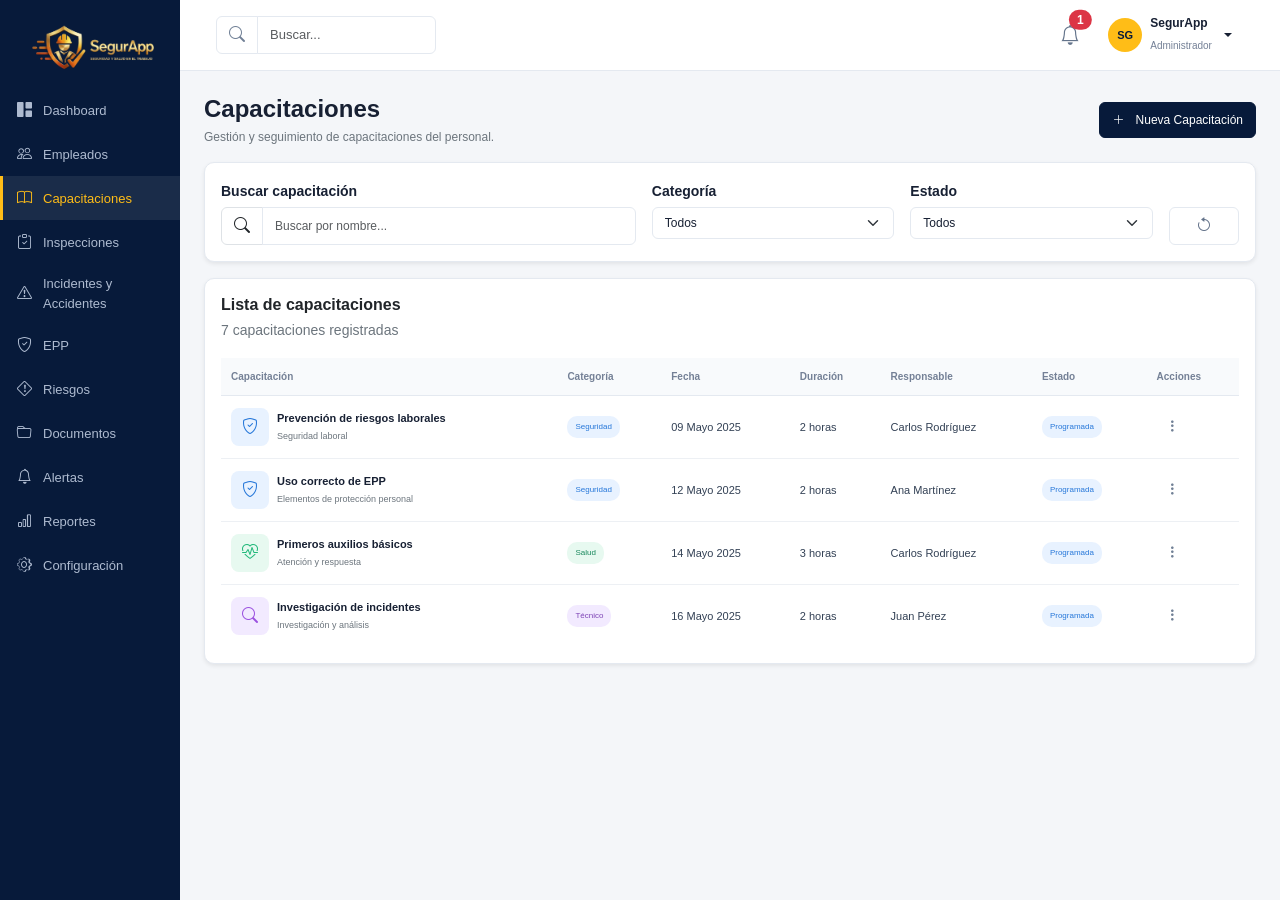
<file: gestion-capacitaciones.html>
<!DOCTYPE html>
<html lang="es">

<head>
    <meta charset="UTF-8">
    <meta name="viewport" content="width=device-width, initial-scale=1.0">

    <title>SegurApp - Capacitaciones</title>

    <link
        href="https://cdn.jsdelivr.net/npm/bootstrap@5.3.3/dist/css/bootstrap.min.css"
        rel="stylesheet">

    <link
        rel="stylesheet"
        href="https://cdn.jsdelivr.net/npm/bootstrap-icons@1.11.3/font/bootstrap-icons.min.css">

    <link rel="stylesheet" href="CSS/gestion-capacitaciones.css">
</head>

<body>

    <div class="container-fluid p-0">

        <div class="row g-0 min-vh-100">

            <aside class="col-auto">

                <div class="barra-lateral vh-100">

                    <div class="text-center p-3">
                        <img
                            src="IMGS/logoSegurApp.png"
                            alt="Logo SegurApp"
                            class="img-fluid logo">
                    </div>

                    <nav class="nav flex-column">

                        <a href="#" class="nav-link enlace-menu">
                            <i class="bi bi-grid-1x2-fill"></i>
                            <span>Dashboard</span>
                        </a>

                        <a href="empleados.html" class="nav-link enlace-menu">
                            <i class="bi bi-people"></i>
                            <span>Empleados</span>
                        </a>

                        <a href="capacitaciones.html" class="nav-link enlace-menu activo">
                            <i class="bi bi-book"></i>
                            <span>Capacitaciones</span>
                        </a>

                        <a href="#" class="nav-link enlace-menu">
                            <i class="bi bi-clipboard-check"></i>
                            <span>Inspecciones</span>
                        </a>

                        <a href="#" class="nav-link enlace-menu">
                            <i class="bi bi-exclamation-triangle"></i>
                            <span>Incidentes y<br>Accidentes</span>
                        </a>

                        <a href="#" class="nav-link enlace-menu">
                            <i class="bi bi-shield-check"></i>
                            <span>EPP</span>
                        </a>

                        <a href="#" class="nav-link enlace-menu">
                            <i class="bi bi-exclamation-diamond"></i>
                            <span>Riesgos</span>
                        </a>

                        <a href="#" class="nav-link enlace-menu">
                            <i class="bi bi-folder"></i>
                            <span>Documentos</span>
                        </a>

                        <a href="#" class="nav-link enlace-menu">
                            <i class="bi bi-bell"></i>
                            <span>Alertas</span>
                        </a>

                        <a href="#" class="nav-link enlace-menu">
                            <i class="bi bi-bar-chart"></i>
                            <span>Reportes</span>
                        </a>

                        <a href="#" class="nav-link enlace-menu">
                            <i class="bi bi-gear"></i>
                            <span>Configuración</span>
                        </a>

                    </nav>
                </div>
            </aside>

            <main class="col">

                <nav class="navbar bg-light px-4">

                    <div class="container-fluid">

                        <form class="d-flex">
                            <div class="input-group">
                                <span class="input-group-text bg-white">
                                    <i class="bi bi-search"></i>
                                </span>

                                <input
                                    class="form-control"
                                    type="search"
                                    placeholder="Buscar..."
                                    aria-label="Buscar">
                            </div>
                        </form>

                        <div class="d-flex align-items-center gap-3">

                            <div class="position-relative">
                                <i class="bi bi-bell fs-5"></i>

                                <span class="position-absolute top-0 start-100 translate-middle badge rounded-pill bg-danger">
                                    1
                                </span>
                            </div>

                            <div class="dropdown">

                                <button
                                    class="btn dropdown-toggle d-flex align-items-center gap-2"
                                    type="button"
                                    data-bs-toggle="dropdown">

                                    <span class="avatar-usuario">
                                        SG
                                    </span>

                                    <span class="d-none d-md-block text-start">
                                        <strong class="d-block">SegurApp</strong>
                                        <small>Administrador</small>
                                    </span>

                                </button>

                                <ul class="dropdown-menu dropdown-menu-end shadow">

                                    <li>
                                        <div class="px-3 py-2">
                                            <strong>SegurApp</strong>
                                            <small class="d-block text-secondary">
                                                Administrador
                                            </small>
                                        </div>
                                    </li>

                                    <li><hr class="dropdown-divider"></li>

                                    <li>
                                        <a class="dropdown-item" href="#">
                                            <i class="bi bi-person me-2"></i>
                                            Mi perfil
                                        </a>
                                    </li>

                                    <li>
                                        <a class="dropdown-item" href="#">
                                            <i class="bi bi-gear me-2"></i>
                                            Configuración
                                        </a>
                                    </li>

                                </ul>
                            </div>
                        </div>

                    </div>
                </nav>

                <div class="container-fluid p-4">

                    <div class="d-flex justify-content-between align-items-center mb-3">

                        <div>
                            <h1 class="h4 fw-bold mb-1">Capacitaciones</h1>

                            <p class="text-secondary small mb-0">
                                Gestión y seguimiento de capacitaciones del personal.
                            </p>
                        </div>

                        <button
                            class="btn btn-primary"
                            type="button"
                            data-bs-toggle="modal"
                            data-bs-target="#nuevaCapacitacion">

                            <i class="bi bi-plus-lg me-2"></i>
                            Nueva Capacitación

                        </button>

                    </div>

                    <div class="card shadow-sm border-0 mb-3">

                        <div class="card-body">

                            <div class="row g-3">

                                <div class="col-12 col-md-5">

                                    <label class="form-label small fw-semibold">
                                        Buscar capacitación
                                    </label>

                                    <div class="input-group">

                                        <span class="input-group-text bg-white">
                                            <i class="bi bi-search"></i>
                                        </span>

                                        <input
                                            type="text"
                                            class="form-control"
                                            placeholder="Buscar por nombre...">

                                    </div>

                                </div>

                                <div class="col-12 col-md-3">

                                    <label class="form-label small fw-semibold">
                                        Categoría
                                    </label>

                                    <select class="form-select">

                                        <option>Todos</option>
                                        <option>Seguridad</option>
                                        <option>Salud</option>
                                        <option>Administrativo</option>
                                        <option>Técnico</option>

                                    </select>

                                </div>

                                <div class="col-12 col-md-3">

                                    <label class="form-label small fw-semibold">
                                        Estado
                                    </label>

                                    <select class="form-select">

                                        <option>Todos</option>
                                        <option>Programada</option>
                                        <option>En curso</option>
                                        <option>Completada</option>
                                        <option>Cancelada</option>

                                    </select>

                                </div>

                                <div class="col-12 col-md-1 d-flex align-items-end">

                                    <button
                                        type="button"
                                        class="btn btn-light w-100">

                                        <i class="bi bi-arrow-counterclockwise"></i>

                                    </button>

                                </div>

                            </div>

                        </div>
                    </div>

                    <div class="card shadow-sm border-0">

                        <div class="card-body">

                            <div class="mb-3">
                                <h2 class="h6 fw-bold mb-1">
                                    Lista de capacitaciones
                                </h2>

                                <small class="text-secondary">
                                    7 capacitaciones registradas
                                </small>
                            </div>

                            <div class="table-responsive">

                                <table class="table align-middle">

                                    <thead>
                                        <tr>
                                            <th>Capacitación</th>
                                            <th>Categoría</th>
                                            <th>Fecha</th>
                                            <th>Duración</th>
                                            <th>Responsable</th>
                                            <th>Estado</th>
                                            <th>Acciones</th>
                                        </tr>
                                    </thead>

                                    <tbody>

                                        <tr>

                                            <td>
                                                <div class="d-flex align-items-center gap-2">

                                                    <div class="icono-tabla icono-azul">
                                                        <i class="bi bi-shield-check"></i>
                                                    </div>

                                                    <div>
                                                        <strong class="d-block">
                                                            Prevención de riesgos laborales
                                                        </strong>

                                                        <small class="text-secondary">
                                                            Seguridad laboral
                                                        </small>
                                                    </div>

                                                </div>
                                            </td>

                                            <td>
                                                <span class="etiqueta-categoria categoria-seguridad">
                                                    Seguridad
                                                </span>
                                            </td>

                                            <td>09 Mayo 2025</td>

                                            <td>2 horas</td>

                                            <td>Carlos Rodríguez</td>

                                            <td>
                                                <span class="estado estado-programada">
                                                    Programada
                                                </span>
                                            </td>

                                            <td>
                                                <div class="dropdown">

                                                    <button
                                                        class="btn btn-sm boton-accion"
                                                        data-bs-toggle="dropdown">

                                                        <i class="bi bi-three-dots-vertical"></i>

                                                    </button>

                                                    <ul class="dropdown-menu dropdown-menu-end">

                                                        <li>
                                                            <a class="dropdown-item" href="#">
                                                                <i class="bi bi-eye me-2"></i>
                                                                Ver
                                                            </a>
                                                        </li>

                                                        <li>
                                                            <a class="dropdown-item" href="#">
                                                                <i class="bi bi-pencil me-2"></i>
                                                                Editar
                                                            </a>
                                                        </li>

                                                        <li><hr class="dropdown-divider"></li>

                                                        <li>
                                                            <a class="dropdown-item text-danger" href="#">
                                                                <i class="bi bi-trash me-2"></i>
                                                                Eliminar
                                                            </a>
                                                        </li>

                                                    </ul>

                                                </div>
                                            </td>

                                        </tr>

                                        <tr>

                                            <td>
                                                <div class="d-flex align-items-center gap-2">

                                                    <div class="icono-tabla icono-azul">
                                                        <i class="bi bi-shield-check"></i>
                                                    </div>

                                                    <div>
                                                        <strong class="d-block">
                                                            Uso correcto de EPP
                                                        </strong>

                                                        <small class="text-secondary">
                                                            Elementos de protección personal
                                                        </small>
                                                    </div>

                                                </div>
                                            </td>

                                            <td>
                                                <span class="etiqueta-categoria categoria-seguridad">
                                                    Seguridad
                                                </span>
                                            </td>

                                            <td>12 Mayo 2025</td>
                                            <td>2 horas</td>
                                            <td>Ana Martínez</td>

                                            <td>
                                                <span class="estado estado-programada">
                                                    Programada
                                                </span>
                                            </td>

                                            <td>
                                                <button
                                                    class="btn btn-sm boton-accion"
                                                    type="button">

                                                    <i class="bi bi-three-dots-vertical"></i>

                                                </button>
                                            </td>

                                        </tr>

                                        <tr>

                                            <td>
                                                <div class="d-flex align-items-center gap-2">

                                                    <div class="icono-tabla icono-verde">
                                                        <i class="bi bi-heart-pulse"></i>
                                                    </div>

                                                    <div>
                                                        <strong class="d-block">
                                                            Primeros auxilios básicos
                                                        </strong>

                                                        <small class="text-secondary">
                                                            Atención y respuesta
                                                        </small>
                                                    </div>

                                                </div>
                                            </td>

                                            <td>
                                                <span class="etiqueta-categoria categoria-salud">
                                                    Salud
                                                </span>
                                            </td>

                                            <td>14 Mayo 2025</td>
                                            <td>3 horas</td>
                                            <td>Carlos Rodríguez</td>

                                            <td>
                                                <span class="estado estado-programada">
                                                    Programada
                                                </span>
                                            </td>

                                            <td>
                                                <button
                                                    class="btn btn-sm boton-accion"
                                                    type="button">

                                                    <i class="bi bi-three-dots-vertical"></i>

                                                </button>
                                            </td>

                                        </tr>

                                        <tr>

                                            <td>
                                                <div class="d-flex align-items-center gap-2">

                                                    <div class="icono-tabla icono-morado">
                                                        <i class="bi bi-search"></i>
                                                    </div>

                                                    <div>
                                                        <strong class="d-block">
                                                            Investigación de incidentes
                                                        </strong>

                                                        <small class="text-secondary">
                                                            Investigación y análisis
                                                        </small>
                                                    </div>

                                                </div>
                                            </td>

                                            <td>
                                                <span class="etiqueta-categoria categoria-tecnico">
                                                    Técnico
                                                </span>
                                            </td>

                                            <td>16 Mayo 2025</td>
                                            <td>2 horas</td>
                                            <td>Juan Pérez</td>

                                            <td>
                                                <span class="estado estado-programada">
                                                    Programada
                                                </span>
                                            </td>

                                            <td>
                                                <button
                                                    class="btn btn-sm boton-accion"
                                                    type="button">

                                                    <i class="bi bi-three-dots-vertical"></i>

                                                </button>
                                            </td>

                                        </tr>

                                    </tbody>

                                </table>

                            </div>

                        </div>
                    </div>

                </div>

            </main>

        </div>
    </div>


    <!-- Modal -->

    <div
        class="modal fade"
        id="nuevaCapacitacion"
        tabindex="-1"
        aria-hidden="true">

        <div class="modal-dialog modal-lg modal-dialog-centered">

            <div class="modal-content">

                <div class="modal-header">

                    <h5 class="modal-title">
                        Nueva Capacitación
                    </h5>

                    <button
                        type="button"
                        class="btn-close"
                        data-bs-dismiss="modal">
                    </button>

                </div>

                <div class="modal-body">

                    <form>

                        <div class="mb-3">

                            <label class="form-label">
                                Nombre de la capacitación
                            </label>

                            <input
                                type="text"
                                class="form-control"
                                placeholder="Ej. Prevención de riesgos laborales">

                        </div>

                        <div class="mb-3">

                            <label class="form-label">
                                Descripción
                            </label>

                            <textarea
                                class="form-control"
                                rows="3"
                                placeholder="Descripción de la capacitación"></textarea>

                        </div>

                        <div class="row g-3">

                            <div class="col-12 col-md-6">

                                <label class="form-label">
                                    Categoría
                                </label>

                                <select class="form-select">

                                    <option selected>
                                        Seleccionar categoría
                                    </option>

                                    <option>Seguridad</option>
                                    <option>Salud</option>
                                    <option>Administrativo</option>
                                    <option>Técnico</option>

                                </select>

                            </div>

                            <div class="col-12 col-md-6">

                                <label class="form-label">
                                    Responsable
                                </label>

                                <select class="form-select">

                                    <option selected>
                                        Seleccionar responsable
                                    </option>

                                    <option>Carlos Rodríguez</option>
                                    <option>Ana Martínez</option>
                                    <option>Juan Pérez</option>

                                </select>

                            </div>

                            <div class="col-12 col-md-4">

                                <label class="form-label">
                                    Fecha
                                </label>

                                <input
                                    type="date"
                                    class="form-control">

                            </div>

                            <div class="col-12 col-md-4">

                                <label class="form-label">
                                    Hora
                                </label>

                                <input
                                    type="time"
                                    class="form-control">

                            </div>

                            <div class="col-12 col-md-4">

                                <label class="form-label">
                                    Duración
                                </label>

                                <select class="form-select">

                                    <option selected>
                                        Seleccionar
                                    </option>

                                    <option>1 hora</option>
                                    <option>2 horas</option>
                                    <option>3 horas</option>
                                    <option>4 horas</option>

                                </select>

                            </div>

                        </div>

                    </form>

                </div>

                <div class="modal-footer">

                    <button
                        type="button"
                        class="btn btn-light"
                        data-bs-dismiss="modal">

                        Cancelar

                    </button>

                    <button
                        type="button"
                        class="btn btn-primary">

                        Guardar capacitación

                    </button>

                </div>

            </div>
        </div>
    </div>


    <script
        src="https://cdn.jsdelivr.net/npm/bootstrap@5.3.3/dist/js/bootstrap.bundle.min.js">
    </script>

</body>

</html>
</file>
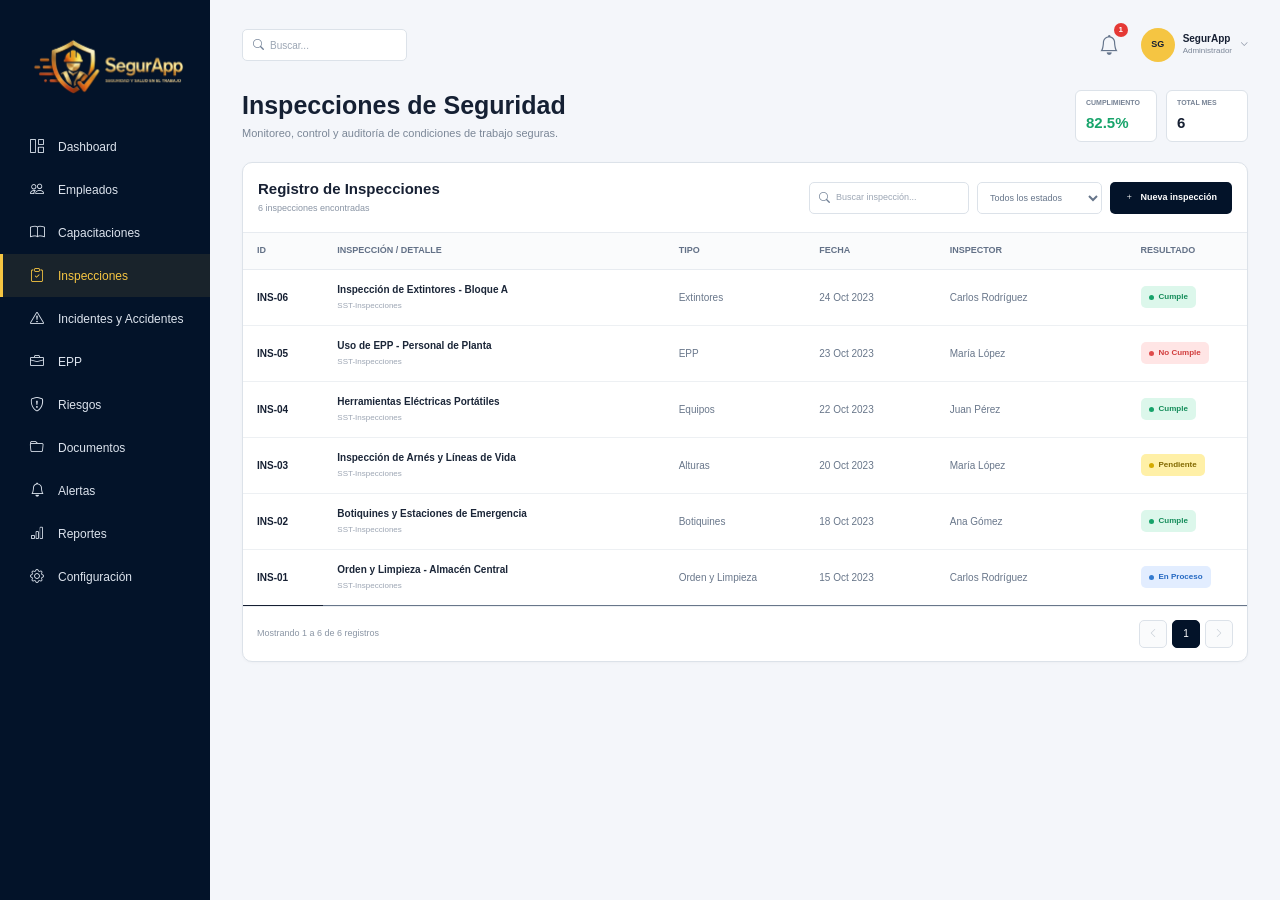
<file: inspecciones.html>
<!DOCTYPE html>
<html lang="es">

<head>
    <meta charset="UTF-8">

    <meta name="viewport" content="width=device-width, initial-scale=1.0">

    <title>SegurApp - Inspecciones</title>

    <link
        href="https://cdn.jsdelivr.net/npm/bootstrap@5.3.3/dist/css/bootstrap.min.css"
        rel="stylesheet">



    <link
        rel="stylesheet"
        href="https://cdn.jsdelivr.net/npm/bootstrap-icons@1.11.3/font/bootstrap-icons.min.css">


    <link
        rel="stylesheet"
        href="CSS/inspecciones.css">
</head>

<body>

    <aside class="barra-lateral">

        <div class="contenedor-logo">

            <img
               src="IMGS/logoSegurApp.png"
                alt="Logo SegurApp"
                class="logo">

        </div>

        <nav class="menu-lateral">


            <a href="dashboard.html" class="elemento-menu">

                <i class="bi bi-grid-1x2"></i>

                <span>
                    Dashboard
                </span>

            </a>


            <a href="empleados.html" class="elemento-menu">

                <i class="bi bi-people"></i>

                <span>
                    Empleados
                </span>

            </a>


            <a href="capacitaciones.html" class="elemento-menu">

                <i class="bi bi-book"></i>

                <span>
                    Capacitaciones
                </span>

            </a>


            <a href="inspecciones.html" class="elemento-menu activo">

                <i class="bi bi-clipboard-check"></i>

                <span>
                    Inspecciones
                </span>

            </a>


            <a href="incidentes.html" class="elemento-menu">

                <i class="bi bi-exclamation-triangle"></i>

                <span>
                    Incidentes y Accidentes
                </span>

            </a>


            <a href="epp.html" class="elemento-menu">

                <i class="bi bi-briefcase"></i>

                <span>
                    EPP
                </span>

            </a>


            <a href="riesgos.html" class="elemento-menu">

                <i class="bi bi-shield-exclamation"></i>

                <span>
                    Riesgos
                </span>

            </a>


            <a href="documentos.html" class="elemento-menu">

                <i class="bi bi-folder"></i>

                <span>
                    Documentos
                </span>

            </a>


            <a href="alertas.html" class="elemento-menu">

                <i class="bi bi-bell"></i>

                <span>
                    Alertas
                </span>

            </a>


            <a href="reportes.html" class="elemento-menu">

                <i class="bi bi-bar-chart"></i>

                <span>
                    Reportes
                </span>

            </a>


            <a href="configuracion.html" class="elemento-menu">

                <i class="bi bi-gear"></i>

                <span>
                    Configuración
                </span>

            </a>


        </nav>

    </aside>

    <main class="contenido-principal">

        <header class="barra-superior">

            <div class="buscador-superior">

                <i class="bi bi-search"></i>

                <input
                    type="text"
                    placeholder="Buscar...">

            </div>

            <div class="parte-derecha">

                <div class="dropdown">


                    <button
                        class="boton-notificaciones"
                        type="button"
                        data-bs-toggle="dropdown"
                        aria-expanded="false"
                        title="Notificaciones">

                        <i class="bi bi-bell"></i>

                        <span class="numero-notificacion">
                            1
                        </span>

                    </button>

                    <div class="dropdown-menu dropdown-menu-end panel-notificaciones">

                        <div class="encabezado-notificaciones">

                            <div>

                                <strong>
                                    Notificaciones
                                </strong>

                                <small>
                                    Tienes 1 notificación
                                </small>

                            </div>


                            <span class="cantidad-notificaciones">
                                1
                            </span>

                        </div>

                        <div class="notificacion">


                            <div class="icono-notificacion">

                                <i class="bi bi-exclamation-triangle"></i>

                            </div>


                            <div class="texto-notificacion">

                                <strong>
                                    Inspección pendiente
                                </strong>

                                <p>
                                    La inspección de Arnés y Líneas de Vida está pendiente.
                                </p>

                                <small>
                                    Hace 2 horas
                                </small>

                            </div>


                        </div>

                        <div class="pie-notificaciones">

                            <a href="#">
                                Ver todas las notificaciones
                            </a>

                        </div>


                    </div>

                </div>

                <div class="dropdown">


                    <button
                        class="usuario"
                        type="button"
                        data-bs-toggle="dropdown"
                        aria-expanded="false">

                        <div class="avatar">
                            SG
                        </div>

                        <div class="informacion-usuario">

                            <strong>
                                SegurApp
                            </strong>

                            <small>
                                Administrador
                            </small>

                        </div>


                        <i class="bi bi-chevron-down flecha"></i>


                    </button>

                    <ul class="dropdown-menu dropdown-menu-end menu-usuario">


                        <li>

                            <a
                                href="#"
                                class="dropdown-item">

                                <i class="bi bi-person"></i>

                                Mi perfil

                            </a>

                        </li>


                        <li>

                            <a
                                href="#"
                                class="dropdown-item">

                                <i class="bi bi-gear"></i>

                                Configuración

                            </a>

                        </li>


                        <li>

                            <hr class="dropdown-divider">

                        </li>

                        <li>

                            <a
                                href="#"
                                class="dropdown-item cerrar-sesion"
                                data-bs-toggle="modal"
                                data-bs-target="#modalCerrarSesion">

                                <i class="bi bi-box-arrow-right"></i>

                                Cerrar sesión

                            </a>

                        </li>


                    </ul>

                </div>


            </div>

        </header>

        <section class="encabezado-pagina">


            <div>

                <h1>
                    Inspecciones de Seguridad
                </h1>

                <p>
                    Monitoreo, control y auditoría de condiciones de trabajo seguras.
                </p>

            </div>

            <div class="indicadores">


                <div class="indicador">

                    <span>
                        CUMPLIMIENTO
                    </span>

                    <strong class="texto-verde">
                        82.5%
                    </strong>

                </div>


                <div class="indicador">

                    <span>
                        TOTAL MES
                    </span>

                    <strong id="totalMes">
                        6
                    </strong>

                </div>


            </div>


        </section>

        <section class="tarjeta-inspecciones">

            <div class="cabecera-tarjeta">


                <div class="informacion-registro">

                    <h2>
                        Registro de Inspecciones
                    </h2>

                    <p id="textoRegistros">
                        6 inspecciones encontradas
                    </p>

                </div>

                <div class="controles">

                    <div class="buscador-inspecciones">

                        <i class="bi bi-search"></i>

                        <input
                            type="text"
                            id="buscarInspeccion"
                            placeholder="Buscar inspección...">

                    </div>

                    <select
                        id="filtroEstado"
                        class="filtro-estado">

                        <option value="todos">
                            Todos los estados
                        </option>

                        <option value="cumple">
                            Cumple
                        </option>

                        <option value="no-cumple">
                            No Cumple
                        </option>

                        <option value="pendiente">
                            Pendiente
                        </option>

                        <option value="en-proceso">
                            En Proceso
                        </option>

                    </select>

                    <button
                        type="button"
                        class="boton-nueva"
                        data-bs-toggle="modal"
                        data-bs-target="#modalNuevaInspeccion">

                        <i class="bi bi-plus"></i>

                        Nueva inspección

                    </button>


                </div>


            </div>


            <div class="tabla-contenedor">


                <table class="table tabla-inspecciones">


                    <thead>

                        <tr>

                            <th>
                                ID
                            </th>

                            <th>
                                INSPECCIÓN / DETALLE
                            </th>

                            <th>
                                TIPO
                            </th>

                            <th>
                                FECHA
                            </th>

                            <th>
                                INSPECTOR
                            </th>

                            <th>
                                RESULTADO
                            </th>

                        </tr>

                    </thead>



                    <tbody id="cuerpoTabla">

                        <tr>

                            <td class="id-inspeccion">
                                INS-06
                            </td>

                            <td>

                                <strong>
                                    Inspección de Extintores - Bloque A
                                </strong>

                                <small>
                                    SST-Inspecciones
                                </small>

                            </td>

                            <td>
                                Extintores
                            </td>

                            <td>
                                24 Oct 2023
                            </td>

                            <td>
                                Carlos Rodríguez
                            </td>

                            <td>

                                <span class="estado cumple">

                                    <span></span>

                                    Cumple

                                </span>

                            </td>

                        </tr>


                        <tr>

                            <td class="id-inspeccion">
                                INS-05
                            </td>

                            <td>

                                <strong>
                                    Uso de EPP - Personal de Planta
                                </strong>

                                <small>
                                    SST-Inspecciones
                                </small>

                            </td>

                            <td>
                                EPP
                            </td>

                            <td>
                                23 Oct 2023
                            </td>

                            <td>
                                María López
                            </td>

                            <td>

                                <span class="estado no-cumple">

                                    <span></span>

                                    No Cumple

                                </span>

                            </td>

                        </tr>

                        <tr>

                            <td class="id-inspeccion">
                                INS-04
                            </td>

                            <td>

                                <strong>
                                    Herramientas Eléctricas Portátiles
                                </strong>

                                <small>
                                    SST-Inspecciones
                                </small>

                            </td>

                            <td>
                                Equipos
                            </td>

                            <td>
                                22 Oct 2023
                            </td>

                            <td>
                                Juan Pérez
                            </td>

                            <td>

                                <span class="estado cumple">

                                    <span></span>

                                    Cumple

                                </span>

                            </td>

                        </tr>

                        <tr>

                            <td class="id-inspeccion">
                                INS-03
                            </td>

                            <td>

                                <strong>
                                    Inspección de Arnés y Líneas de Vida
                                </strong>

                                <small>
                                    SST-Inspecciones
                                </small>

                            </td>

                            <td>
                                Alturas
                            </td>

                            <td>
                                20 Oct 2023
                            </td>

                            <td>
                                María López
                            </td>

                            <td>

                                <span class="estado pendiente">

                                    <span></span>

                                    Pendiente

                                </span>

                            </td>

                        </tr>

                        <tr>

                            <td class="id-inspeccion">
                                INS-02
                            </td>

                            <td>

                                <strong>
                                    Botiquines y Estaciones de Emergencia
                                </strong>

                                <small>
                                    SST-Inspecciones
                                </small>

                            </td>

                            <td>
                                Botiquines
                            </td>

                            <td>
                                18 Oct 2023
                            </td>

                            <td>
                                Ana Gómez
                            </td>

                            <td>

                                <span class="estado cumple">

                                    <span></span>

                                    Cumple

                                </span>

                            </td>

                        </tr>

                        <tr>

                            <td class="id-inspeccion">
                                INS-01
                            </td>

                            <td>

                                <strong>
                                    Orden y Limpieza - Almacén Central
                                </strong>

                                <small>
                                    SST-Inspecciones
                                </small>

                            </td>

                            <td>
                                Orden y Limpieza
                            </td>

                            <td>
                                15 Oct 2023
                            </td>

                            <td>
                                Carlos Rodríguez
                            </td>

                            <td>

                                <span class="estado en-proceso">

                                    <span></span>

                                    En Proceso

                                </span>

                            </td>

                        </tr>


                    </tbody>

                </table>
            </div>

            <div class="pie-tabla">


                <span id="contadorRegistros">
                    Mostrando 1 a 6 de 6 registros
                </span>


                <div class="paginacion">


                    <button
                        type="button"
                        disabled>

                        <i class="bi bi-chevron-left"></i>

                    </button>


                    <button
                        type="button"
                        class="pagina-actual">

                        1

                    </button>


                    <button
                        type="button"
                        disabled>

                        <i class="bi bi-chevron-right"></i>

                    </button>


                </div>


            </div>


        </section>


    </main>

    <div
        class="modal fade"
        id="modalNuevaInspeccion"
        tabindex="-1"
        aria-hidden="true">


        <div class="modal-dialog modal-dialog-centered">


            <div class="modal-content">


                <div class="modal-header">

                    <h5 class="modal-title">
                        Nueva inspección
                    </h5>

                    <button
                        type="button"
                        class="btn-close"
                        data-bs-dismiss="modal"
                        aria-label="Cerrar">
                    </button>

                </div>



                <div class="modal-body">

                    <div class="mb-3">

                        <label
                            for="nombreInspeccion"
                            class="form-label">

                            Inspección / detalle

                        </label>

                        <input
                            type="text"
                            id="nombreInspeccion"
                            class="form-control"
                            placeholder="Ej. Inspección de extintores">

                    </div>

                    <div class="mb-3">

                        <label
                            for="tipoInspeccion"
                            class="form-label">

                            Tipo

                        </label>

                        <select
                            id="tipoInspeccion"
                            class="form-select">

                            <option value="">
                                Seleccionar tipo
                            </option>

                            <option value="Extintores">
                                Extintores
                            </option>

                            <option value="EPP">
                                EPP
                            </option>

                            <option value="Equipos">
                                Equipos
                            </option>

                            <option value="Alturas">
                                Alturas
                            </option>

                            <option value="Botiquines">
                                Botiquines
                            </option>

                            <option value="Orden y Limpieza">
                                Orden y Limpieza
                            </option>

                        </select>

                    </div>

                    <div class="mb-3">

                        <label
                            for="fechaInspeccion"
                            class="form-label">

                            Fecha

                        </label>

                        <input
                            type="date"
                            id="fechaInspeccion"
                            class="form-control">

                    </div>

                    <div class="mb-3">

                        <label
                            for="inspectorInspeccion"
                            class="form-label">

                            Inspector

                        </label>

                        <select
                            id="inspectorInspeccion"
                            class="form-select">

                            <option value="">
                                Seleccionar inspector
                            </option>

                            <option value="Carlos Rodríguez">
                                Carlos Rodríguez
                            </option>

                            <option value="María López">
                                María López
                            </option>

                            <option value="Juan Pérez">
                                Juan Pérez
                            </option>

                            <option value="Ana Gómez">
                                Ana Gómez
                            </option>

                        </select>

                    </div>

                    <div class="mb-3">

                        <label
                            for="resultadoInspeccion"
                            class="form-label">

                            Resultado

                        </label>

                        <select
                            id="resultadoInspeccion"
                            class="form-select">

                            <option value="">
                                Seleccionar resultado
                            </option>

                            <option value="cumple">
                                Cumple
                            </option>

                            <option value="no-cumple">
                                No Cumple
                            </option>

                            <option value="pendiente">
                                Pendiente
                            </option>

                            <option value="en-proceso">
                                En Proceso
                            </option>

                        </select>

                    </div>


                </div>



                <div class="modal-footer">


                    <button
                        type="button"
                        class="btn btn-secondary"
                        data-bs-dismiss="modal">

                        Cancelar

                    </button>


                    <button
                        type="button"
                        id="guardarInspeccion"
                        class="btn btn-primary">

                        Guardar inspección

                    </button>


                </div>


            </div>

        </div>

    </div>

    <div
        class="modal fade"
        id="modalCerrarSesion"
        tabindex="-1"
        aria-labelledby="tituloCerrarSesion"
        aria-hidden="true">


        <div class="modal-dialog modal-dialog-centered">


            <div class="modal-content modal-confirmacion">

                <div class="modal-header">

                    <div class="icono-cerrar-sesion">

                        <i class="bi bi-box-arrow-right"></i>

                    </div>


                    <button
                        type="button"
                        class="btn-close"
                        data-bs-dismiss="modal"
                        aria-label="Cerrar">
                    </button>

                </div>

                <div class="modal-body text-center">

                    <h5 id="tituloCerrarSesion">

                        ¿Cerrar sesión?

                    </h5>

                    <p>

                        ¿Estás seguro de que deseas cerrar tu sesión?

                    </p>

                </div>


                <div class="modal-footer justify-content-center">

                    <button
                        type="button"
                        class="btn btn-secondary boton-cancelar"
                        data-bs-dismiss="modal">

                        No, permanecer

                    </button>

                    <a
                        href="index.html"
                        class="btn boton-confirmar">

                        Sí, cerrar sesión

                    </a>


                </div>


            </div>

        </div>

    </div>

    <script
        src="https://cdn.jsdelivr.net/npm/bootstrap@5.3.3/dist/js/bootstrap.bundle.min.js">
    </script>


    <script>


        const buscador =
            document.getElementById("buscarInspeccion");

        const filtroEstado =
            document.getElementById("filtroEstado");

        const cuerpoTabla =
            document.getElementById("cuerpoTabla");

        const textoRegistros =
            document.getElementById("textoRegistros");

        const contadorRegistros =
            document.getElementById("contadorRegistros");

        const totalMes =
            document.getElementById("totalMes");


        function filtrarInspecciones() {


            const texto =
                buscador.value
                    .toLowerCase()
                    .trim();


            const estado =
                filtroEstado.value;


            const filas =
                cuerpoTabla.querySelectorAll("tr");


            let visibles = 0;


            filas.forEach(function (fila) {


                const contenido =
                    fila.textContent.toLowerCase();


                const elementoEstado =
                    fila.querySelector(".estado");


                let coincideTexto =
                    contenido.includes(texto);


                let coincideEstado = true;


                if (estado !== "todos") {

                    coincideEstado =
                        elementoEstado.classList.contains(estado);

                }


                if (
                    coincideTexto &&
                    coincideEstado
                ) {

                    fila.style.display = "";

                    visibles++;

                } else {

                    fila.style.display = "none";

                }

            });


            textoRegistros.textContent =
                visibles +
                " inspecciones encontradas";


            contadorRegistros.textContent =
                "Mostrando " +
                visibles +
                " de " +
                filas.length +
                " registros";

        }


        buscador.addEventListener(
            "input",
            filtrarInspecciones
        );


        filtroEstado.addEventListener(
            "change",
            filtrarInspecciones
        );


        const botonGuardar =
            document.getElementById(
                "guardarInspeccion"
            );


        botonGuardar.addEventListener(
            "click",
            guardarInspeccion
        );


        function guardarInspeccion() {


            const nombre =
                document
                    .getElementById("nombreInspeccion")
                    .value
                    .trim();


            const tipo =
                document
                    .getElementById("tipoInspeccion")
                    .value;


            const fecha =
                document
                    .getElementById("fechaInspeccion")
                    .value;


            const inspector =
                document
                    .getElementById("inspectorInspeccion")
                    .value;


            const resultado =
                document
                    .getElementById("resultadoInspeccion")
                    .value;



            /* VALIDACIÓN */

            if (
                nombre === "" ||
                tipo === "" ||
                fecha === "" ||
                inspector === "" ||
                resultado === ""
            ) {

                alert(
                    "Por favor completa todos los campos."
                );

                return;

            }


            const cantidad =
                cuerpoTabla.querySelectorAll("tr").length + 1;


            const id =
                "INS-" +
                String(cantidad).padStart(2, "0");


            const fechaObjeto =
                new Date(fecha + "T00:00:00");


            const fechaFormateada =
                fechaObjeto.toLocaleDateString(
                    "es-ES",
                    {
                        day: "2-digit",
                        month: "short",
                        year: "numeric"
                    }
                );
            let textoResultado;


            if (resultado === "cumple") {

                textoResultado = "Cumple";

            }

            else if (resultado === "no-cumple") {

                textoResultado = "No Cumple";

            }

            else if (resultado === "pendiente") {

                textoResultado = "Pendiente";

            }

            else {

                textoResultado = "En Proceso";

            }

            const fila =
                document.createElement("tr");


            fila.innerHTML = `

                <td class="id-inspeccion">
                    ${id}
                </td>

                <td>

                    <strong>
                        ${nombre}
                    </strong>

                    <small>
                        SST-Inspecciones
                    </small>

                </td>

                <td>
                    ${tipo}
                </td>

                <td>
                    ${fechaFormateada}
                </td>

                <td>
                    ${inspector}
                </td>

                <td>

                    <span class="estado ${resultado}">

                        <span></span>

                        ${textoResultado}

                    </span>

                </td>

            `;


            cuerpoTabla.appendChild(fila);

            const total =
                cuerpoTabla.querySelectorAll("tr").length;


            totalMes.textContent =
                total;


            textoRegistros.textContent =
                total +
                " inspecciones encontradas";


            contadorRegistros.textContent =
                "Mostrando 1 a " +
                total +
                " de " +
                total +
                " registros";

            document.getElementById(
                "nombreInspeccion"
            ).value = "";


            document.getElementById(
                "tipoInspeccion"
            ).value = "";


            document.getElementById(
                "fechaInspeccion"
            ).value = "";


            document.getElementById(
                "inspectorInspeccion"
            ).value = "";


            document.getElementById(
                "resultadoInspeccion"
            ).value = "";

            const modal =
                bootstrap.Modal.getInstance(
                    document.getElementById(
                        "modalNuevaInspeccion"
                    )
                );


            modal.hide();

        }




    </script>


</body>

</html>
</file>
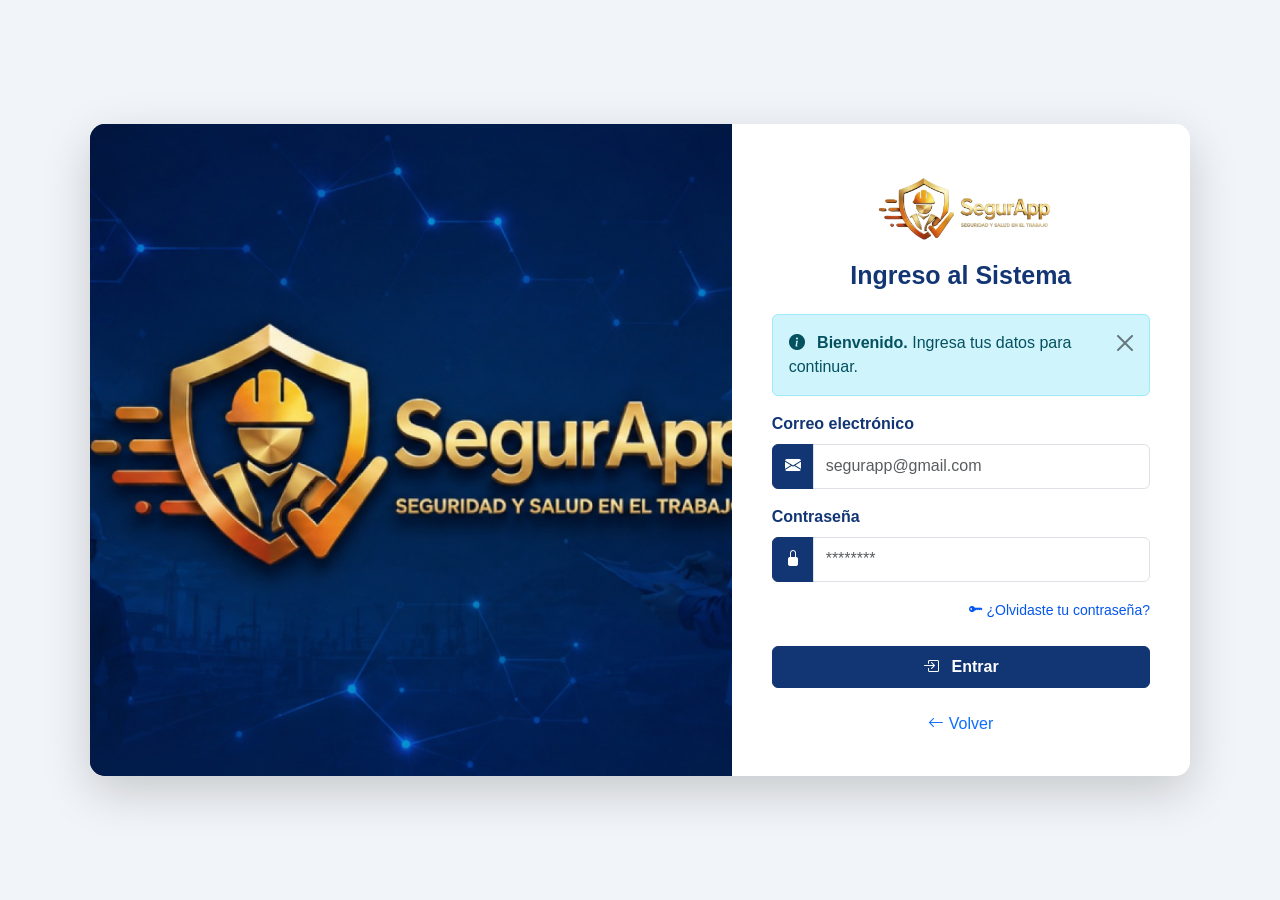
<file: proyecto.html>
<!DOCTYPE html>
<html lang="es">

<head>

    <meta charset="UTF-8">

    <meta name="viewport" content="width=device-width, initial-scale=1.0">

    <title>SegurApp - Ingreso</title>



    <link href="https://cdn.jsdelivr.net/npm/bootstrap@5.3.3/dist/css/bootstrap.min.css" rel="stylesheet">




    <link rel="stylesheet" href="https://cdn.jsdelivr.net/npm/bootstrap-icons@1.11.3/font/bootstrap-icons.min.css">



    <link rel="stylesheet" href="CSS/proyecto.css">

</head>


<body>


    <main class="container-fluid min-vh-100 d-flex align-items-center">

        <div class="row login-container mx-auto shadow-lg overflow-hidden">



            <section class="col-lg-7 login-banner p-0">

                <img src="IMGS/imagen-login.jpeg" alt="SegurApp" class="img-fluid">

            </section>



            <section class="col-lg-5 login-form">



                <div class="text-center mb-3">

                    <img src="IMGS/logoSegurApp.png" alt="Logo de SegurApp" class="logo-login">

                </div>



                <h1 class="text-center mb-4">

                    Ingreso al Sistema

                </h1>



                <div class="alert alert-info alert-dismissible fade show" role="alert">

                    <i class="bi bi-info-circle-fill me-2"></i>

                    <strong>Bienvenido.</strong>
                    Ingresa tus datos para continuar.


                    <button type="button" class="btn-close" data-bs-dismiss="alert" aria-label="Cerrar"></button>

                </div>


                <form action="Dashboard.html" method="get">

                    <!-- CORREO -->
                    <div class="mb-3">

                        <label for="correo" class="form-label">
                            Correo electrónico
                        </label>

                        <div class="input-group">

                            <span class="input-group-text">
                                <i class="bi bi-envelope-fill"></i>
                            </span>

                            <input type="email" class="form-control" id="correo" name="correo"
                                placeholder="segurapp@gmail.com" required>

                        </div>

                    </div>

                    <div class="mb-3">

                        <label for="contrasena" class="form-label">
                            Contraseña
                        </label>

                        <div class="input-group">

                            <span class="input-group-text">
                                <i class="bi bi-lock-fill"></i>
                            </span>

                            <input type="password" class="form-control" id="contrasena" name="contrasena"
                                placeholder="********" required>

                        </div>

                    </div>


                    <div class="text-end mb-4">

                        <a href="recuperar.contraseña.html" class="link-recuperar">
                            <i class="bi bi-key-fill"></i>
                            ¿Olvidaste tu contraseña?
                        </a>

                    </div>


                    <button type="submit" class="btn btn-primary w-100 py-2">
                        <i class="bi bi-box-arrow-in-right me-2"></i>
                        Entrar
                    </button>

                </form>


                <div class="text-center mt-4">

                    <a href="index.html" class="text-decoration-none">

                        <i class="bi bi-arrow-left"></i>

                        Volver

                    </a>

                </div>


            </section>

        </div>

    </main>



    <script src="https://cdn.jsdelivr.net/npm/bootstrap@5.3.3/dist/js/bootstrap.bundle.min.js">
    </script>


</body>

</html>
</file>
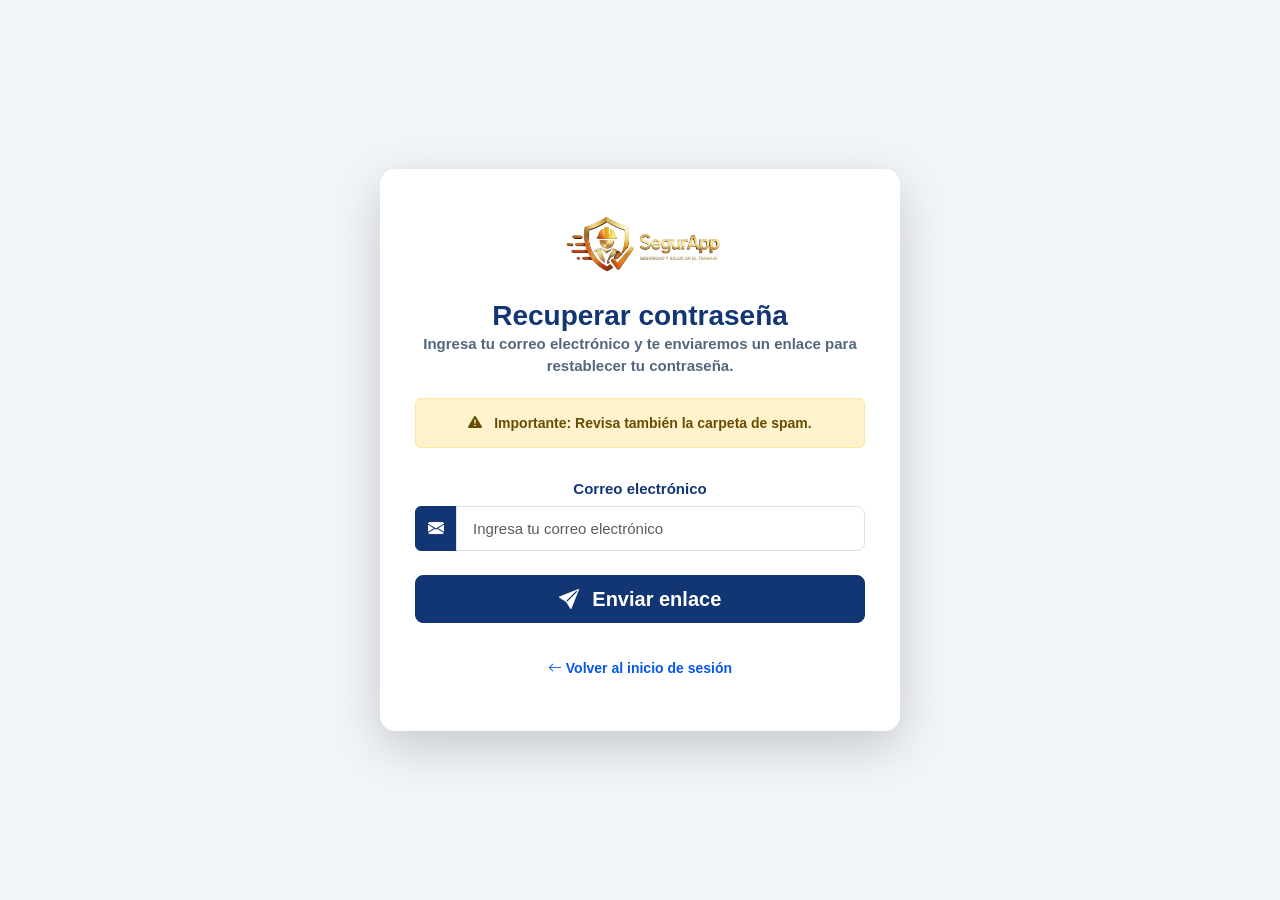
<file: recuperar.contraseña.html>
<!DOCTYPE html>
<html lang="es">

<head>

    <meta charset="UTF-8">

    <meta
        name="viewport"
        content="width=device-width, initial-scale=1.0"
    >

    <title>Recuperar contraseña - SegurApp</title>



    <link
        href="https://cdn.jsdelivr.net/npm/bootstrap@5.3.3/dist/css/bootstrap.min.css"
        rel="stylesheet"
    >




    <link
        rel="stylesheet"
        href="https://cdn.jsdelivr.net/npm/bootstrap-icons@1.11.3/font/bootstrap-icons.min.css"
    >



    <link
        rel="stylesheet"
        href="CSS/recuperar.contraseña.css"
    >

</head>


<body>



    <main class="container-fluid min-vh-100 d-flex align-items-center">

        <section class="card recuperacion-card border-0 shadow-lg mx-auto">




            <div class="text-center mb-4">

                <img
                    src="IMGS/logoSegurApp.png"
                    alt="Logo de SegurApp"
                    class="logo-recuperacion"
                >

            </div>




            <h1 class="text-center">

                Recuperar contraseña



            <p class="descripcion text-center">

                Ingresa tu correo electrónico y te enviaremos
                un enlace para restablecer tu contraseña.

            </p>



            <div
                class="alert alert-warning"
                role="alert"
            >

                <i class="bi bi-exclamation-triangle-fill me-2"></i>

                <strong>Importante:</strong>

                Revisa también la carpeta de spam.

            </div>



            <form>


                <!-- CORREO -->

                <div class="mb-4">

                    <label
                        for="correo"
                        class="form-label"
                    >

                        Correo electrónico

                    </label>


                    <div class="input-group">

                        <span class="input-group-text">

                            <i class="bi bi-envelope-fill"></i>

                        </span>


                        <input
                            type="email"
                            class="form-control form-control-lg"
                            id="correo"
                            name="correo"
                            placeholder="Ingresa tu correo electrónico"
                            required
                        >

                    </div>

                </div>



                <button
                    type="button"
                    class="btn btn-primary btn-lg w-100"
                    data-bs-toggle="modal"
                    data-bs-target="#modalCorreo"
                >

                    <i class="bi bi-send-fill me-2"></i>

                    Enviar enlace

                </button>


            </form>




            <div class="text-center mt-4">

                <a
                    href="proyecto.html"
                    class="volver"
                >

                    <i class="bi bi-arrow-left"></i>

                    Volver al inicio de sesión

                </a>

            </div>


        </section>

    </main>




    <div
        class="modal fade"
        id="modalCorreo"
        tabindex="-1"
        aria-labelledby="modalCorreoLabel"
        aria-hidden="true"
    >

        <div class="modal-dialog modal-dialog-centered">

            <div class="modal-content">




                <div class="modal-header">

                    <h5
                        class="modal-title"
                        id="modalCorreoLabel"
                    >

                        <i class="bi bi-check-circle-fill me-2"></i>

                        ¡Email enviado!

                    </h5>


                    <button
                        type="button"
                        class="btn-close"
                        data-bs-dismiss="modal"
                        aria-label="Cerrar"
                    ></button>

                </div>



                <div class="modal-body text-center">

                    <div class="icono-exito mb-3">

                        <i class="bi bi-check-lg"></i>

                    </div>


                    <p>

                        Se ha enviado un enlace de recuperación
                        a tu correo electrónico.

                    </p>


                    <p>

                        Por favor revisa tu bandeja de entrada
                        y la carpeta de spam.

                    </p>


                    <p>

                        El enlace expira en 1 hora.

                    </p>

                </div>



                <div class="modal-footer justify-content-center">

                    <button
                        type="button"
                        class="btn btn-success px-4"
                        data-bs-dismiss="modal"
                    >

                        <i class="bi bi-check-lg me-1"></i>

                        OK

                    </button>

                </div>

            </div>

        </div>

    </div>




    <script
        src="https://cdn.jsdelivr.net/npm/bootstrap@5.3.3/dist/js/bootstrap.bundle.min.js">
    </script>

</body>

</html>
</file>
<file: CSS/index.css>
* {
    margin: 0;
    padding: 0;
    box-sizing: border-box;
}


body {
    font-family: Arial, Helvetica, sans-serif;
    background-color: #f1f4f8;
    color: #123574;
}





.navbar {
    min-height: 85px;
}


.logo-navbar {
    width: 190px;
    max-width: 100%;
}


.nav-link {
    color: #123574 !important;
    font-weight: 600;
}


.nav-link:hover {
    color: #d4a72c !important;
}




.btn-primary {
    background-color: #123574;
    border-color: #123574;
}


.btn-primary:hover {
    background-color: #d4a72c;
    border-color: #d4a72c;
}





.etiqueta {
    color: #d4a72c;
    font-size: 14px;
    font-weight: bold;
    letter-spacing: 2px;
    margin-bottom: 15px;
}


h1 {
    color: #123574;
    line-height: 1.1;
}


h1 span {
    color: #d4a72c;
}


.descripcion {
    color: #52677d;
    line-height: 1.7;
}


.imagen-principal {
    width: 100%;
    height: 430px;
    object-fit: cover;
}



.funcion-card {
    border-radius: 15px;
    transition: transform 0.3s ease,
                box-shadow 0.3s ease;
}


.funcion-card:hover {
    transform: translateY(-7px);
}


.funcion-card .card-title {
    color: #123574;
}


.icono-card {
    font-size: 42px;
    color: #d4a72c;
    margin-bottom: 15px;
}




.footer {
    background-color: #123574;
    color: white;
    padding: 20px;
}





@media (max-width: 991px) {

    .navbar-nav {
        padding-top: 15px;
    }

}


@media (max-width: 576px) {

    .logo-navbar {
        width: 150px;
    }


    .informacion {
        text-align: center;
    }


    h1 {
        font-size: 36px;
    }


    .descripcion {
        font-size: 16px;
    }


    .imagen-principal {
        height: 280px;
    }

}
</file>
<file: CSS/capacitaciones-lista.css>
/* Configuración general */

:root {
    --azul-oscuro: #071a3a;
    --azul: #0b2859;
    --amarillo: #ffbd17;
    --fondo: #f4f6f9;
    --blanco: #ffffff;
    --texto: #172033;
    --texto-secundario: #718096;
    --borde: #e3e8ef;
}

body {
    margin: 0;
    font-family: Arial, Helvetica, sans-serif;
    background-color: var(--fondo);
    color: var(--texto);
}


/* Barra lateral */

.barra-lateral {
    width: 265px;
    min-width: 265px;
    height: 100vh;
    background-color: var(--azul-oscuro);
    color: white;
    position: sticky;
    top: 0;
    overflow-y: auto;
}


/* Logo */

.logo-contenedor {
    padding: 38px 15px 30px;
}

.logo {
    width: 205px;
    max-width: 100%;
    height: auto;
}


/* Menú */

.enlace-menu {
    display: flex;
    align-items: center;
    gap: 15px;
    min-height: 56px;
    padding: 10px 20px !important;
    color: #aebbd0 !important;
    text-decoration: none;
    font-size: 20px;
    transition: 0.2s;
}

.enlace-menu i {
    width: 25px;
    min-width: 25px;
    text-align: center;
    font-size: 18px;
}

.enlace-menu:hover {
    color: white !important;
    background-color: rgba(255, 255, 255, 0.06);
}


/* Menú activo */

.enlace-menu.activo {
    color: var(--amarillo) !important;
    background-color: rgba(255, 189, 23, 0.08);
    border-left: 3px solid var(--amarillo);
}


/* Contenido */

main {
    min-width: 0;
    background-color: var(--fondo);
}


/* Barra superior */

.navbar {
    min-height: 70px;
    border-bottom: 1px solid var(--borde);
}


/* Buscador */

.buscador {
    width: 265px;
}

.buscador .input-group-text {
    border-color: var(--borde);
    color: #66758a;
}

.buscador .form-control {
    border-color: var(--borde);
    font-size: 13px;
    box-shadow: none;
}

.buscador .form-control:focus {
    border-color: #9eb5d2;
    box-shadow: none;
}


/* Notificaciones */

.notificaciones {
    font-size: 21px;
    color: #64748b;
}

.badge-notificacion {
    position: absolute;
    top: -7px;
    right: -8px;
    width: 17px;
    height: 17px;
    display: flex;
    align-items: center;
    justify-content: center;
    border-radius: 50%;
    background-color: #ef4444;
    color: white;
    font-size: 9px;
}


/* Usuario */

.usuario-menu {
    display: flex;
    align-items: center;
    gap: 10px;
    border: none;
    background-color: transparent;
    color: var(--texto);
}

.usuario-menu:hover {
    background-color: transparent;
}

.avatar {
    width: 38px;
    height: 38px;
    border-radius: 50%;
    background-color: var(--amarillo);
    display: flex;
    align-items: center;
    justify-content: center;
    font-size: 12px;
    font-weight: bold;
}

.datos-usuario {
    text-align: left;
    line-height: 1.2;
}

.datos-usuario strong {
    display: block;
    font-size: 13px;
}

.datos-usuario small {
    color: var(--texto-secundario);
    font-size: 10px;
}


/* Contenido */

.contenido {
    padding: 18px 35px 30px;
}


/* Encabezado */

.encabezado {
    margin-bottom: 20px;
}

.encabezado h1 {
    margin: 0;
    color: #203a67;
    font-size: 29px;
    font-weight: 700;
}

.encabezado p {
    margin: 4px 0 0;
    color: #687b98;
    font-size: 14px;
}


/* Tarjetas superiores */

.tarjetas {
    margin-bottom: 22px;
}

.tarjeta {
    min-height: 112px;
    background-color: var(--blanco);
    border: 1px solid var(--borde);
    border-radius: 12px;
    padding: 22px;
    display: flex;
    align-items: center;
    gap: 18px;
    box-shadow: 0 2px 5px rgba(20, 40, 70, 0.03);
}

.tarjeta h2 {
    margin: 0;
    font-size: 27px;
    font-weight: 700;
}

.tarjeta p {
    margin: 2px 0 2px;
    color: #64748b;
    font-size: 12px;
}

.icono {
    width: 45px;
    height: 45px;
    min-width: 45px;
    display: flex;
    align-items: center;
    justify-content: center;
    border-radius: 10px;
    font-size: 20px;
}


/* Colores de iconos */

.icono-azul {
    background-color: #edf5ff;
    color: #3785ed;
}

.icono-verde {
    background-color: #eafaf2;
    color: #16b86c;
}

.icono-naranja {
    background-color: #fff4e8;
    color: #ff7917;
}

.icono-rosado {
    background-color: #fff0f7;
    color: #ec4c91;
}


/* Datos */

.dato {
    font-size: 10px;
    font-weight: 600;
}

.azul {
    color: #2879e4;
}

.verde {
    color: #14a95e;
}

.naranja {
    color: #ed7117;
}

.rosado {
    color: #ed4389;
}


/* Lista */

.tarjeta-lista {
    background-color: var(--blanco);
    border: 1px solid var(--borde);
    border-radius: 12px;
    padding: 20px 18px 5px;
    box-shadow: 0 2px 5px rgba(20, 40, 70, 0.03);
}


/* Título de lista */

.titulo-lista {
    padding: 0 30px 12px;
}

.titulo-lista h3 {
    margin: 0;
    font-size: 14px;
    font-weight: 700;
    text-transform: lowercase;
}


/* Cada capacitación */

.capacitacion {
    min-height: 68px;
    padding: 10px 30px;
    display: flex;
    align-items: center;
    border-bottom: 1px solid #e7ebf0;
}

.capacitacion:last-child {
    border-bottom: none;
}


/* Fecha */

.fecha {
    width: 45px;
    height: 44px;
    min-width: 45px;
    border-radius: 9px;
    background-color: #f3f6fa;
    display: flex;
    flex-direction: column;
    align-items: center;
    justify-content: center;
    margin-right: 14px;
}

.fecha strong {
    font-size: 17px;
    line-height: 16px;
}

.fecha span {
    font-size: 9px;
    color: #60738f;
    margin-top: 2px;
}


/* Colores de fechas */

.fecha-azul strong {
    color: #0873bc;
}

.fecha-verde strong {
    color: #159b56;
}

.fecha-morado strong {
    color: #7b2de2;
}

.fecha-naranja strong {
    color: #ffae00;
}


/* Datos */

.datos-capacitacion {
    display: flex;
    flex-direction: column;
    flex: 1;
}

.datos-capacitacion strong {
    font-size: 13px;
    font-weight: 600;
}

.datos-capacitacion span {
    margin-top: 3px;
    color: #657997;
    font-size: 10px;
}


/* Categorías */

.categoria {
    padding: 5px 12px;
    border-radius: 12px;
    font-size: 9px;
    white-space: nowrap;
}

.seguridad {
    background-color: #e4f3fc;
    color: #0875bd;
}

.salud {
    background-color: #dcf8e8;
    color: #16864e;
}

.tecnico {
    background-color: #f0e2ff;
    color: #7929d5;
}


/* Tablet */

@media (max-width: 992px) {

    aside.col-auto {
        flex: 0 0 180px !important;
        width: 180px !important;
        max-width: 180px !important;
    }

    .barra-lateral {
        width: 180px;
        min-width: 180px;
    }

    .logo {
        width: 145px;
    }

    .enlace-menu {
        font-size: 14px;
        padding: 9px 12px !important;
    }

    .contenido {
        padding: 18px;
    }

    .tarjeta {
        padding: 16px;
    }

}


/* Celular */

@media (max-width: 768px) {

    aside.col-auto {
        flex: 0 0 65px !important;
        width: 65px !important;
        max-width: 65px !important;
    }

    .barra-lateral {
        width: 65px !important;
        min-width: 65px !important;
        overflow-x: hidden;
    }

    .logo {
        width: 45px !important;
    }

    .logo-contenedor {
        padding: 15px 5px;
    }

    .enlace-menu {
        width: 65px !important;
        min-height: 48px;
        justify-content: center;
        padding: 10px 5px !important;
    }

    .enlace-menu span {
        display: none;
    }

    .enlace-menu i {
        font-size: 17px;
    }

    main.col {
        width: calc(100% - 65px) !important;
        min-width: 0;
    }

    .navbar {
        padding: 8px 10px !important;
    }

    .navbar > .container-fluid {
        padding: 0;
    }

    .buscador {
        width: 135px;
    }

    .datos-usuario {
        display: none;
    }

    .usuario-menu {
        padding: 3px;
    }

    .avatar {
        width: 31px;
        height: 31px;
    }

    .contenido {
        padding: 14px 10px;
    }

    .encabezado h1 {
        font-size: 22px;
    }

    .encabezado p {
        font-size: 11px;
    }

    .tarjeta {
        min-height: 90px;
    }

    .tarjeta-lista {
        padding: 15px 8px 3px;
    }

    .titulo-lista {
        padding: 0 10px 10px;
    }

    .capacitacion {
        padding: 10px;
    }

}


/* Celular pequeño */

@media (max-width: 576px) {

    aside.col-auto {
        flex: 0 0 58px !important;
        width: 58px !important;
        max-width: 58px !important;
    }

    .barra-lateral {
        width: 58px !important;
        min-width: 58px !important;
    }

    .enlace-menu {
        width: 58px !important;
    }

    main.col {
        width: calc(100% - 58px) !important;
    }

    .buscador {
        width: 110px;
    }

    .contenido {
        padding: 12px 8px;
    }

    .encabezado h1 {
        font-size: 19px;
    }

    .tarjeta {
        padding: 14px;
    }

    .tarjeta h2 {
        font-size: 23px;
    }

    .tarjeta p {
        font-size: 10px;
    }

    .icono {
        width: 39px;
        height: 39px;
        min-width: 39px;
        font-size: 17px;
    }

    .capacitacion {
        padding: 9px 5px;
    }

    .fecha {
        width: 40px;
        min-width: 40px;
        height: 40px;
        margin-right: 10px;
    }

    .fecha strong {
        font-size: 15px;
    }

    .datos-capacitacion strong {
        font-size: 10px;
    }

    .datos-capacitacion span {
        font-size: 8px;
    }

    .categoria {
        padding: 4px 7px;
        font-size: 7px;
    }

}


/* Celular muy pequeño */

@media (max-width: 400px) {

    aside.col-auto {
        flex: 0 0 52px !important;
        width: 52px !important;
        max-width: 52px !important;
    }

    .barra-lateral {
        width: 52px !important;
        min-width: 52px !important;
    }

    .enlace-menu {
        width: 52px !important;
    }

    main.col {
        width: calc(100% - 52px) !important;
    }

    .buscador {
        width: 95px;
    }

    .capacitacion {
        padding: 8px 2px;
    }

    .datos-capacitacion strong {
        font-size: 9px;
    }

    .datos-capacitacion span {
        font-size: 7px;
    }

    .categoria {
        display: none;
    }

}
</file>
<file: CSS/capacitaciones.css>
/* Configuración general */

:root {
    --azul-oscuro: #071a3a;
    --azul-principal: #0b2859;
    --azul-segurapp: #06245c;
    --azul-claro: #eaf3ff;

    --amarillo: #ffbd17;

    --fondo: #f4f6f9;
    --blanco: #ffffff;

    --texto: #172033;
    --texto-secundario: #748096;

    --verde: #20b879;
    --naranja: #f59f43;
    --rosado: #e64980;

    --borde: #e4e9f0;
}


/* Cuerpo */

body {
    margin: 0;
    font-family: Arial, Helvetica, sans-serif;
    background-color: var(--fondo);
    color: var(--texto);
    min-height: 100vh;
}


/* Barra lateral */

.barra-lateral {
    width: 180px;
    min-width: 180px;
    background-color: var(--azul-oscuro);
    color: var(--blanco);
    position: sticky;
    top: 0;
    overflow-y: auto;
}


/* Logo */

.barra-lateral .logo {
    width: 135px;
    max-width: 100%;
    height: auto;
    object-fit: contain;
}


/* Enlaces del menú */

.enlace-menu {
    color: #aebbd0 !important;
    display: flex;
    align-items: center;
    gap: 10px;
    min-height: 44px;
    padding: 10px 15px !important;
    font-size: 13px;
    text-decoration: none;
    transition: all 0.2s ease;
}


/* Iconos del menú */

.enlace-menu i {
    width: 18px;
    min-width: 18px;
    font-size: 15px;
    text-align: center;
}


/* Menú al pasar el mouse */

.enlace-menu:hover {
    color: var(--blanco) !important;
    background-color: rgba(255, 255, 255, 0.06);
}


/* Opción activa */

.enlace-menu.activo {
    color: var(--amarillo) !important;
    background-color: rgba(255, 255, 255, 0.08);
    border-left: 3px solid var(--amarillo);
    padding-left: 12px !important;
}


/* Barra superior */

.navbar {
    min-height: 58px;
    border-bottom: 1px solid var(--borde);
    background-color: var(--blanco) !important;
}


/* Buscador */

.navbar .input-group {
    width: 220px;
}


/* Icono del buscador */

.navbar .input-group-text {
    color: #718096;
    border-color: var(--borde);
}


/* Campo de búsqueda */

.navbar .form-control {
    border-color: var(--borde);
    font-size: 13px;
    box-shadow: none;
}


/* Campo de búsqueda enfocado */

.navbar .form-control:focus {
    border-color: #9db7d8;
    box-shadow: none;
}


/* Avatar */

.avatar-usuario {
    width: 34px;
    height: 34px;
    display: flex;
    align-items: center;
    justify-content: center;
    border-radius: 50%;
    background-color: var(--amarillo);
    color: var(--azul-oscuro);
    font-size: 11px;
    font-weight: bold;
}


/* Botón del usuario */

.navbar .dropdown-toggle {
    border: none;
    background-color: transparent;
    box-shadow: none;
    color: var(--texto);
}


/* Nombre del usuario */

.navbar .dropdown-toggle strong {
    font-size: 12px;
}


/* Rol del usuario */

.navbar .dropdown-toggle small {
    color: var(--texto-secundario);
    font-size: 10px;
}


/* Notificaciones */

.navbar .bi-bell {
    color: #64748b;
}


/* Menú desplegable */

.dropdown-menu {
    min-width: 190px;
    border: 1px solid var(--borde);
    border-radius: 8px;
}


/* Elementos del menú desplegable */

.dropdown-item {
    font-size: 13px;
    padding: 9px 14px;
}


/* Contenido */

main {
    background-color: var(--fondo);
    min-width: 0;
}


/* Título */

h1 {
    color: var(--azul-oscuro);
}


/* Texto debajo del título */

.container-fluid > .mb-3 p {
    font-size: 12px;
}


/* Tarjetas */

.card {
    border-radius: 10px !important;
    border: 1px solid var(--borde) !important;
    background-color: var(--blanco);
}


/* Iconos de estadísticas */

.icono-estadistica {
    width: 42px;
    height: 42px;
    min-width: 42px;
    display: flex;
    align-items: center;
    justify-content: center;
    border-radius: 9px;
    font-size: 18px;
}


/* Icono azul */

.icono-azul {
    background-color: #e8f2ff;
    color: #2677d9;
}


/* Icono verde */

.icono-verde {
    background-color: #e7f9f0;
    color: var(--verde);
}


/* Icono naranja */

.icono-naranja {
    background-color: #fff2df;
    color: var(--naranja);
}


/* Icono rosado */

.icono-rosado {
    background-color: #ffedf4;
    color: var(--rosado);
}


/* Números de estadísticas */

.icono-estadistica + div h2 {
    color: var(--azul-oscuro);
    font-size: 20px;
}


/* Texto de estadísticas */

.icono-estadistica + div p {
    font-size: 10px;
}


/* Botón nueva capacitación */

.btn-primary {
    background-color: var(--azul-oscuro);
    border-color: var(--azul-oscuro);
    border-radius: 6px;
    font-size: 12px;
    padding: 8px 12px;
}


/* Botón al pasar el mouse */

.btn-primary:hover {
    background-color: var(--azul-principal);
    border-color: var(--azul-principal);
}


/* Botones del calendario */

.btn-light {
    border: 1px solid var(--borde);
    color: #65748b;
    background-color: var(--blanco);
}


/* Botones del calendario al pasar el mouse */

.btn-light:hover {
    background-color: #f1f4f8;
    border-color: var(--borde);
}


/* Encabezado del calendario */

.card-body h2 {
    color: var(--azul-oscuro);
}


/* Tabla del calendario */

.table {
    margin-bottom: 0;
}


/* Encabezado de los días */

.table thead th {
    font-size: 10px;
    font-weight: 600;
    color: var(--texto-secundario);
    padding: 7px;
}


/* Días del calendario */

.table tbody td {
    position: relative;
    height: 38px;
    padding: 5px;
    font-size: 11px;
    color: #334155;
}


/* Día del calendario */

.dia-calendario {
    display: inline-flex;
    align-items: center;
    justify-content: center;
    width: 25px;
    height: 25px;
    border-radius: 50%;
}


/* Día seleccionado */

.dia-seleccionado {
    display: inline-flex;
    align-items: center;
    justify-content: center;
    width: 27px;
    height: 27px;
    border-radius: 50%;
    background-color: var(--azul-oscuro);
    color: var(--blanco);
    font-weight: bold;
}


/* Día con evento */

.dia-con-evento {
    position: relative;
}


/* Punto del calendario */

.punto-calendario {
    display: inline-block;
    width: 5px;
    height: 5px;
    border-radius: 50%;
    margin-left: 2px;
    vertical-align: middle;
}


/* Punto azul */

.punto-azul {
    background-color: #2185d0;
}


/* Punto verde */

.punto-verde {
    background-color: #28a86b;
}


/* Punto naranja */

.punto-naranja {
    background-color: #ed8b28;
}


/* Punto morado */

.punto-morado {
    background-color: #9b51e0;
}


/* Leyenda */

.leyenda {
    width: 7px;
    height: 7px;
    display: inline-block;
    margin-right: 4px;
    border-radius: 50%;
}


/* Caja de fecha */

.caja-fecha {
    width: 38px;
    height: 38px;
    min-width: 38px;
    display: flex;
    flex-direction: column;
    align-items: center;
    justify-content: center;
    background-color: #edf5fd;
    border-radius: 6px;
}


/* Número de fecha */

.caja-fecha strong {
    color: #2185d0;
    font-size: 13px;
    line-height: 13px;
}


/* Mes de fecha */

.caja-fecha small {
    color: #748096;
    font-size: 7px;
    line-height: 9px;
}


/* Información de capacitación */

.caja-fecha + div strong {
    color: var(--texto);
    font-size: 11px;
}


/* Hora de capacitación */

.caja-fecha + div small {
    font-size: 9px;
}


/* Etiquetas */

.badge {
    font-size: 8px;
    font-weight: 500;
    padding: 5px 7px;
    border-radius: 10px;
}


/* Enlace ver todas */

.text-primary {
    color: #1976d2 !important;
}


/* Ajuste de las tarjetas */

.row > .col-12 > .card,
.row > .col-sm-6 > .card,
.row > .col-xl-3 > .card,
.row > .col-xl-5 > .card,
.row > .col-xl-7 > .card {
    overflow: hidden;
}
/* Configuración general */

:root {
    --azul-oscuro: #071a3a;
    --azul-principal: #0b2859;
    --azul-segurapp: #06245c;
    --azul-claro: #eaf3ff;

    --amarillo: #ffbd17;

    --fondo: #f4f6f9;
    --blanco: #ffffff;

    --texto: #172033;
    --texto-secundario: #748096;

    --verde: #20b879;
    --naranja: #f59f43;
    --rosado: #e64980;

    --borde: #e4e9f0;
}


/* Cuerpo */

body {
    margin: 0;
    font-family: Arial, Helvetica, sans-serif;
    background-color: var(--fondo);
    color: var(--texto);
    min-height: 100vh;
}


/* Barra lateral */

.barra-lateral {
    width: 180px;
    min-width: 180px;
    background-color: var(--azul-oscuro);
    color: var(--blanco);
    position: sticky;
    top: 0;
    overflow-y: auto;
}


/* Logo */

.barra-lateral .logo {
    width: 135px;
    max-width: 100%;
    height: auto;
    object-fit: contain;
}


/* Enlaces del menú */

.enlace-menu {
    color: #aebbd0 !important;
    display: flex;
    align-items: center;
    gap: 10px;
    min-height: 44px;
    padding: 10px 15px !important;
    font-size: 13px;
    text-decoration: none;
    transition: all 0.2s ease;
}


/* Iconos del menú */

.enlace-menu i {
    width: 18px;
    min-width: 18px;
    font-size: 15px;
    text-align: center;
}


/* Menú al pasar el mouse */

.enlace-menu:hover {
    color: var(--blanco) !important;
    background-color: rgba(255, 255, 255, 0.06);
}


/* Opción activa */

.enlace-menu.activo {
    color: var(--amarillo) !important;
    background-color: rgba(255, 255, 255, 0.08);
    border-left: 3px solid var(--amarillo);
    padding-left: 12px !important;
}


/* Barra superior */

.navbar {
    min-height: 58px;
    border-bottom: 1px solid var(--borde);
    background-color: var(--blanco) !important;
}


/* Buscador */

.navbar .input-group {
    width: 220px;
}


/* Icono del buscador */

.navbar .input-group-text {
    color: #718096;
    border-color: var(--borde);
}


/* Campo de búsqueda */

.navbar .form-control {
    border-color: var(--borde);
    font-size: 13px;
    box-shadow: none;
}


/* Campo de búsqueda enfocado */

.navbar .form-control:focus {
    border-color: #9db7d8;
    box-shadow: none;
}


/* Avatar */

.avatar-usuario {
    width: 34px;
    height: 34px;
    display: flex;
    align-items: center;
    justify-content: center;
    border-radius: 50%;
    background-color: var(--amarillo);
    color: var(--azul-oscuro);
    font-size: 11px;
    font-weight: bold;
}


/* Botón del usuario */

.navbar .dropdown-toggle {
    border: none;
    background-color: transparent;
    box-shadow: none;
    color: var(--texto);
}


/* Nombre del usuario */

.navbar .dropdown-toggle strong {
    font-size: 12px;
}


/* Rol del usuario */

.navbar .dropdown-toggle small {
    color: var(--texto-secundario);
    font-size: 10px;
}


/* Notificaciones */

.navbar .bi-bell {
    color: #64748b;
}


/* Menú desplegable */

.dropdown-menu {
    min-width: 190px;
    border: 1px solid var(--borde);
    border-radius: 8px;
}


/* Elementos del menú desplegable */

.dropdown-item {
    font-size: 13px;
    padding: 9px 14px;
}


/* Contenido */

main {
    background-color: var(--fondo);
    min-width: 0;
}


/* Título */

h1 {
    color: var(--azul-oscuro);
}


/* Texto debajo del título */

.container-fluid > .mb-3 p {
    font-size: 12px;
}


/* Tarjetas */

.card {
    border-radius: 10px !important;
    border: 1px solid var(--borde) !important;
    background-color: var(--blanco);
}


/* Iconos de estadísticas */

.icono-estadistica {
    width: 42px;
    height: 42px;
    min-width: 42px;
    display: flex;
    align-items: center;
    justify-content: center;
    border-radius: 9px;
    font-size: 18px;
}


/* Icono azul */

.icono-azul {
    background-color: #e8f2ff;
    color: #2677d9;
}


/* Icono verde */

.icono-verde {
    background-color: #e7f9f0;
    color: var(--verde);
}


/* Icono naranja */

.icono-naranja {
    background-color: #fff2df;
    color: var(--naranja);
}


/* Icono rosado */

.icono-rosado {
    background-color: #ffedf4;
    color: var(--rosado);
}


/* Números de estadísticas */

.icono-estadistica + div h2 {
    color: var(--azul-oscuro);
    font-size: 20px;
}


/* Texto de estadísticas */

.icono-estadistica + div p {
    font-size: 10px;
}


/* Botón nueva capacitación */

.btn-primary {
    background-color: var(--azul-oscuro);
    border-color: var(--azul-oscuro);
    border-radius: 6px;
    font-size: 12px;
    padding: 8px 12px;
}


/* Botón al pasar el mouse */

.btn-primary:hover {
    background-color: var(--azul-principal);
    border-color: var(--azul-principal);
}


/* Botones del calendario */

.btn-light {
    border: 1px solid var(--borde);
    color: #65748b;
    background-color: var(--blanco);
}


/* Botones del calendario al pasar el mouse */

.btn-light:hover {
    background-color: #f1f4f8;
    border-color: var(--borde);
}


/* Encabezado del calendario */

.card-body h2 {
    color: var(--azul-oscuro);
}


/* Tabla del calendario */

.table {
    margin-bottom: 0;
}


/* Encabezado de los días */

.table thead th {
    font-size: 10px;
    font-weight: 600;
    color: var(--texto-secundario);
    padding: 7px;
}


/* Días del calendario */

.table tbody td {
    position: relative;
    height: 38px;
    padding: 5px;
    font-size: 11px;
    color: #334155;
}


/* Día del calendario */

.dia-calendario {
    display: inline-flex;
    align-items: center;
    justify-content: center;
    width: 25px;
    height: 25px;
    border-radius: 50%;
}


/* Día seleccionado */

.dia-seleccionado {
    display: inline-flex;
    align-items: center;
    justify-content: center;
    width: 27px;
    height: 27px;
    border-radius: 50%;
    background-color: var(--azul-oscuro);
    color: var(--blanco);
    font-weight: bold;
}


/* Día con evento */

.dia-con-evento {
    position: relative;
}


/* Punto del calendario */

.punto-calendario {
    display: inline-block;
    width: 5px;
    height: 5px;
    border-radius: 50%;
    margin-left: 2px;
    vertical-align: middle;
}


/* Punto azul */

.punto-azul {
    background-color: #2185d0;
}


/* Punto verde */

.punto-verde {
    background-color: #28a86b;
}


/* Punto naranja */

.punto-naranja {
    background-color: #ed8b28;
}


/* Punto morado */

.punto-morado {
    background-color: #9b51e0;
}


/* Leyenda */

.leyenda {
    width: 7px;
    height: 7px;
    display: inline-block;
    margin-right: 4px;
    border-radius: 50%;
}


/* Caja de fecha */

.caja-fecha {
    width: 38px;
    height: 38px;
    min-width: 38px;
    display: flex;
    flex-direction: column;
    align-items: center;
    justify-content: center;
    background-color: #edf5fd;
    border-radius: 6px;
}


/* Número de fecha */

.caja-fecha strong {
    color: #2185d0;
    font-size: 13px;
    line-height: 13px;
}


/* Mes de fecha */

.caja-fecha small {
    color: #748096;
    font-size: 7px;
    line-height: 9px;
}


/* Información de capacitación */

.caja-fecha + div strong {
    color: var(--texto);
    font-size: 11px;
}


/* Hora de capacitación */

.caja-fecha + div small {
    font-size: 9px;
}


/* Etiquetas */

.badge {
    font-size: 8px;
    font-weight: 500;
    padding: 5px 7px;
    border-radius: 10px;
}


/* Enlace ver todas */

.text-primary {
    color: #1976d2 !important;
}


/* Ajuste de las tarjetas */

.row > .col-12 > .card,
.row > .col-sm-6 > .card,
.row > .col-xl-3 > .card,
.row > .col-xl-5 > .card,
.row > .col-xl-7 > .card {
    overflow: hidden;
}
/* Diseño para tablet */

@media (max-width: 992px) {

    aside.col-auto {
        flex: 0 0 160px !important;
        width: 160px !important;
        max-width: 160px !important;
    }

    .barra-lateral {
        width: 160px;
        min-width: 160px;
    }

    .enlace-menu {
        font-size: 12px;
        padding: 9px 10px !important;
    }

    .enlace-menu i {
        font-size: 14px;
    }

    .navbar .input-group {
        width: 180px;
    }

}


/* Diseño para celular */

@media (max-width: 768px) {

    /* Barra lateral */

    aside.col-auto {
        flex: 0 0 65px !important;
        width: 65px !important;
        max-width: 65px !important;
    }

    .barra-lateral {
        width: 65px !important;
        min-width: 65px !important;
        height: 100vh !important;
        position: sticky;
        top: 0;
        overflow-x: hidden;
        overflow-y: auto;
    }


    /* Logo */

    .barra-lateral .logo {
        width: 45px !important;
        max-width: 45px !important;
    }

    .barra-lateral .text-center {
        padding: 12px 5px !important;
    }


    /* Menú */

    .barra-lateral .nav {
        display: flex !important;
    }

    .enlace-menu {
        width: 65px !important;
        min-height: 48px;
        justify-content: center;
        padding: 10px 5px !important;
        gap: 0;
    }


    /* Iconos */

    .enlace-menu i {
        width: auto;
        min-width: auto;
        font-size: 17px;
    }


    /* Texto */

    .enlace-menu span {
        display: none;
    }


    /* Opción activa */

    .enlace-menu.activo {
        border-left: 3px solid var(--amarillo);
        padding-left: 2px !important;
    }


    /* Contenido principal */

    main.col {
        width: calc(100% - 65px) !important;
        flex: 1 1 auto !important;
        min-width: 0 !important;
    }


    /* Barra superior */

    .navbar {
        min-height: 55px;
        padding: 8px 10px !important;
    }

    .navbar > .container-fluid {
        padding: 0 !important;
    }


    /* Buscador */

    .navbar .input-group {
        width: 135px;
    }

    .navbar .form-control {
        font-size: 11px;
    }

    .navbar .input-group-text {
        padding: 6px 7px;
    }


    /* Usuario */

    .navbar .dropdown-toggle {
        padding: 2px;
    }

    .navbar .dropdown-toggle strong,
    .navbar .dropdown-toggle small {
        display: none;
    }

    .avatar-usuario {
        width: 30px;
        height: 30px;
        font-size: 10px;
    }


    /* Contenido */

    .container-fluid.p-4 {
        padding: 14px !important;
    }

    h1 {
        font-size: 21px;
    }

    .container-fluid > .mb-3 p {
        font-size: 10px;
        line-height: 15px;
    }


    /* Estadísticas */

    .icono-estadistica {
        width: 40px;
        height: 40px;
        min-width: 40px;
    }

    .icono-estadistica + div h2 {
        font-size: 18px;
    }

    .icono-estadistica + div p {
        font-size: 9px;
    }

    .icono-estadistica + div span {
        font-size: 9px;
    }


    /* Botón */

    .btn-primary {
        width: 100%;
    }


    /* Tarjetas */

    .card {
        width: 100%;
    }

}


/* Diseño para celular pequeño */

@media (max-width: 576px) {

    /* Barra lateral */

    aside.col-auto {
        flex: 0 0 58px !important;
        width: 58px !important;
        max-width: 58px !important;
    }

    .barra-lateral {
        width: 58px !important;
        min-width: 58px !important;
    }

    .barra-lateral .logo {
        width: 42px !important;
        max-width: 42px !important;
    }

    .enlace-menu {
        width: 58px !important;
        min-height: 45px;
    }


    /* Contenido */

    main.col {
        width: calc(100% - 58px) !important;
    }


    /* Barra superior */

    .navbar .input-group {
        width: 115px;
    }

    .navbar .bi-bell {
        font-size: 16px;
    }

    .avatar-usuario {
        width: 28px;
        height: 28px;
        font-size: 9px;
    }


    /* Contenido */

    .container-fluid.p-4 {
        padding: 11px !important;
    }

    h1 {
        font-size: 19px;
    }


    /* Tarjetas */

    .card-body {
        padding: 12px;
    }

    .icono-estadistica {
        width: 37px;
        height: 37px;
        min-width: 37px;
        font-size: 15px;
    }

    .icono-estadistica + div h2 {
        font-size: 17px;
    }

    .icono-estadistica + div p {
        font-size: 8px;
    }


    /* Calendario */

    .card-body h2 {
        font-size: 14px;
    }

    .table thead th {
        font-size: 8px;
        padding: 5px 2px;
    }

    .table tbody td {
        height: 31px;
        padding: 3px 2px;
        font-size: 9px;
    }

    .dia-calendario {
        width: 21px;
        height: 21px;
    }

    .dia-seleccionado {
        width: 23px;
        height: 23px;
    }

    .punto-calendario {
        width: 4px;
        height: 4px;
    }


    /* Próximas capacitaciones */

    .caja-fecha {
        width: 35px;
        min-width: 35px;
        height: 35px;
    }

    .caja-fecha strong {
        font-size: 11px;
    }

    .caja-fecha small {
        font-size: 6px;
    }

    .caja-fecha + div {
        min-width: 0;
    }

    .caja-fecha + div strong {
        font-size: 9px;
    }

    .caja-fecha + div small {
        font-size: 7px;
    }

    .badge {
        font-size: 6px;
        padding: 3px 4px;
    }

}


/* Diseño para celular muy pequeño */

@media (max-width: 400px) {

    /* Barra lateral */

    aside.col-auto {
        flex: 0 0 52px !important;
        width: 52px !important;
        max-width: 52px !important;
    }

    .barra-lateral {
        width: 52px !important;
        min-width: 52px !important;
    }

    .barra-lateral .logo {
        width: 38px !important;
        max-width: 38px !important;
    }

    .enlace-menu {
        width: 52px !important;
        min-height: 42px;
    }

    .enlace-menu i {
        font-size: 15px;
    }


    /* Contenido */

    main.col {
        width: calc(100% - 52px) !important;
    }


    /* Barra superior */

    .navbar .input-group {
        width: 95px;
    }

    .navbar .bi-bell {
        font-size: 14px;
    }

    .avatar-usuario {
        width: 26px;
        height: 26px;
        font-size: 8px;
    }


    /* Contenido */

    .container-fluid.p-4 {
        padding: 9px !important;
    }

    h1 {
        font-size: 17px;
    }

    .container-fluid > .mb-3 p {
        font-size: 9px;
    }


    /* Tarjetas */

    .card-body {
        padding: 9px;
    }

    .icono-estadistica {
        width: 34px;
        height: 34px;
        min-width: 34px;
        font-size: 14px;
    }

    .icono-estadistica + div h2 {
        font-size: 15px;
    }

    .icono-estadistica + div p {
        font-size: 7px;
    }


    /* Calendario */

    .table thead th {
        font-size: 7px;
        padding: 3px 1px;
    }

    .table tbody td {
        height: 28px;
        font-size: 8px;
        padding: 2px 1px;
    }

    .dia-calendario {
        width: 19px;
        height: 19px;
    }

    .dia-seleccionado {
        width: 21px;
        height: 21px;
    }


    /* Próximas capacitaciones */

    .caja-fecha {
        width: 32px;
        min-width: 32px;
        height: 32px;
    }

    .caja-fecha + div strong {
        font-size: 8px;
    }

    .caja-fecha + div small {
        font-size: 6px;
    }

}
.barra-lateral {
    background-color: #071a3a !important;
}

.enlace-menu {
    color: #aebbd0 !important;
}

.enlace-menu.activo {
    color: #ffbd17 !important;
}
</file>
<file: CSS/empleados.css>
:root {
    --azul-oscuro: #06245c;
    --azul: #0b3b82;
    --azul-claro: #1261b1;
    --azul-suave: #eaf2ff;
    --dorado: #ffb719;
    --fondo: #f3f5f9;
    --blanco: #ffffff;
    --texto: #17233c;
    --texto-suave: #64748b;
    --borde: #dce3ec;
    --verde: #198754;
    --rojo: #dc3545;
}

* {
    margin: 0;
    padding: 0;
    box-sizing: border-box;
}

html {
    scroll-behavior: smooth;
    width: 100%;
    max-width: 100%;
    overflow-x: hidden;
}

body {
    font-family: Arial, Helvetica, sans-serif;
    background-color: var(--fondo);
    color: var(--texto);
    min-height: 100vh;
    width: 100%;
    max-width: 100%;
    overflow-x: hidden;
}

.container-fluid {
    padding: 0;
}

body .container-fluid {
    width: 100%;
    max-width: 100%;
}

body .container-fluid .row {
    margin: 0;
    width: 100%;
}

body .container-fluid .row aside {
    width: 210px;
    flex: 0 0 210px;
    max-width: 210px;
    min-height: 100vh !important;
    background-color: var(--azul-oscuro) !important;
    padding: 12px 10px !important;
    border-right: 1px solid #123b76;
}

aside .text-center {
    height: 88px;
    margin-bottom: 12px !important;
    display: flex;
    justify-content: center;
    align-items: center;
    border-bottom: 1px dotted #5274a8;
}

aside img {
    width: 165px !important;
    max-width: 165px !important;
    max-height: 75px !important;
    object-fit: contain;
}

nav.nav {
    gap: 4px;
}

nav.nav .nav-link {
    color: #c5d2e6 !important;
    font-size: 14px;
    font-weight: 400;
    padding: 11px 12px !important;
    min-height: 41px;
    border-radius: 3px !important;
    display: flex;
    align-items: center;
    gap: 9px;
    transition: 0.2s;
    border-left: 3px solid transparent;
}

nav.nav .nav-link i {
    width: 21px;
    min-width: 21px;
    font-size: 16px;
    text-align: center;
    margin-right: 0 !important;
}

nav.nav .nav-link:hover {
    background-color: rgba(255, 255, 255, 0.08);
    color: var(--blanco) !important;
}

nav.nav .nav-link.active {
    background-color: #202d43 !important;
    color: var(--dorado) !important;
    border-left: 3px solid var(--dorado);
    padding-left: 9px !important;
}

nav.nav .nav-link.active i {
    color: var(--dorado) !important;
}

body .container-fluid .row main {
    width: calc(100% - 210px);
    flex: 0 0 calc(100% - 210px);
    max-width: calc(100% - 210px);
    min-height: 100vh;
    background-color: var(--fondo) !important;
    padding: 0 !important;
    overflow: visible;
}

.navbar {
    height: 72px !important;
    min-height: 72px !important;
    padding: 8px 25px !important;
    background-color: var(--blanco) !important;
    border-bottom: 1px solid var(--borde) !important;
    overflow: visible !important;
    position: relative;
    z-index: 1030;
}

.navbar .container-fluid {
    width: 100%;
    height: 100%;
    padding: 0 !important;
    display: flex;
    align-items: center;
    justify-content: space-between;
    min-width: 0;
    overflow: visible !important;
}

.navbar h5 {
    margin: 0 0 3px 0 !important;
    color: var(--texto) !important;
    font-size: 17px !important;
    line-height: 19px !important;
    font-weight: 700 !important;
}

.navbar small {
    display: block !important;
    margin: 0 !important;
    color: var(--texto-suave) !important;
    font-size: 11px !important;
    line-height: 14px !important;
}

.navbar .container-fluid > .d-flex {
    display: flex !important;
    align-items: center !important;
    gap: 0 !important;
    margin-left: auto !important;
    margin-right: 28px !important;
    min-width: 0;
    overflow: visible !important;
}

.navbar form {
    margin: 0 !important;
}

.navbar .form-control {
    width: 230px !important;
    height: 36px !important;
    padding: 7px 11px !important;
    border: 1px solid #d8e0ea !important;
    border-radius: 6px !important;
    font-size: 12px !important;
    color: var(--texto);
}

.navbar .form-control::placeholder {
    color: #7b8798 !important;
    opacity: 1;
}

.navbar .form-control:focus {
    border-color: var(--azul-claro) !important;
    box-shadow: 0 0 0 0.15rem rgba(18, 97, 177, 0.12) !important;
}

.navbar form + .btn-light {
    width: 34px !important;
    height: 34px !important;
    min-width: 34px !important;
    padding: 0 !important;
    margin-left: 18px !important;
    margin-right: 18px !important;
    border: none !important;
    background-color: transparent !important;
    color: var(--azul-oscuro) !important;
    display: flex !important;
    align-items: center !important;
    justify-content: center !important;
    position: relative !important;
}

.navbar form + .btn-light:hover {
    background-color: var(--azul-suave);
}

.navbar form + .btn-light .bi-bell {
    font-size: 21px !important;
}

.navbar form + .btn-light .badge {
    position: absolute !important;
    top: -3px !important;
    right: -3px !important;
    width: 16px !important;
    height: 16px !important;
    min-width: 16px !important;
    padding: 0 !important;
    margin: 0 !important;
    border-radius: 50% !important;
    background-color: var(--rojo) !important;
    color: var(--blanco) !important;
    font-size: 9px !important;
    font-weight: 700 !important;
    display: flex !important;
    align-items: center !important;
    justify-content: center !important;
    line-height: 16px !important;
}

.navbar .dropdown {
    position: relative;
    margin-left: 0 !important;
    margin-right: 0 !important;
}

.navbar .dropdown > .dropdown-toggle {
    width: auto !important;
    min-width: 0 !important;
    min-height: 48px !important;
    height: 48px !important;
    padding: 3px 0 !important;
    margin: 0 !important;
    border: none !important;
    background-color: transparent !important;
    display: flex !important;
    align-items: center !important;
    gap: 8px !important;
    color: var(--texto) !important;
    white-space: nowrap !important;
}

.navbar .dropdown > .dropdown-toggle:hover {
    background-color: transparent !important;
}

.navbar .dropdown > .dropdown-toggle::after {
    content: "";
    display: block !important;
    width: 8px !important;
    height: 8px !important;
    border-right: 2px solid var(--texto) !important;
    border-bottom: 2px solid var(--texto) !important;
    border-top: none !important;
    border-left: none !important;
    transform: rotate(45deg) !important;
    margin-left: 6px !important;
    margin-top: -4px !important;
    flex-shrink: 0 !important;
}

.navbar .dropdown > .dropdown-toggle > span:first-child {
    width: 42px !important;
    height: 42px !important;
    min-width: 42px !important;
    min-height: 42px !important;
    margin: 0 !important;
    padding: 0 !important;
    border-radius: 50% !important;
    background-color: var(--dorado) !important;
    color: var(--azul-oscuro) !important;
    display: flex !important;
    align-items: center !important;
    justify-content: center !important;
    font-size: 13px !important;
    font-weight: 700 !important;
    line-height: 1 !important;
}

.navbar .dropdown > .dropdown-toggle > span:nth-child(2) {
    display: flex !important;
    flex-direction: column !important;
    align-items: flex-start !important;
    justify-content: center !important;
    width: 82px !important;
    min-width: 82px !important;
    margin: 0 !important;
    padding: 0 !important;
    text-align: left !important;
    white-space: nowrap !important;
}

.navbar .dropdown > .dropdown-toggle > span:nth-child(2) strong {
    display: block !important;
    margin: 0 !important;
    padding: 0 !important;
    color: var(--texto) !important;
    font-size: 12px !important;
    line-height: 16px !important;
    font-weight: 700 !important;
}

.navbar .dropdown > .dropdown-toggle > span:nth-child(2) small {
    display: block !important;
    margin: 0 !important;
    padding: 0 !important;
    color: var(--texto-suave) !important;
    font-size: 10px !important;
    line-height: 13px !important;
}

.navbar .dropdown-menu {
    position: absolute !important;
    right: 0 !important;
    left: auto !important;
    top: calc(100% + 5px) !important;
    z-index: 1055 !important;
    min-width: 220px !important;
    padding: 8px !important;
    border: 1px solid var(--borde) !important;
    border-radius: 8px !important;
    background-color: var(--blanco) !important;
    box-shadow: 0 8px 20px rgba(20, 40, 70, 0.12) !important;
}

.navbar .dropdown-menu.show {
    display: block !important;
}

.navbar .dropdown-item {
    padding: 10px 11px !important;
    border-radius: 5px !important;
    color: var(--texto) !important;
    font-size: 12px !important;
}

.navbar .dropdown-item i {
    color: var(--azul) !important;
    font-size: 16px !important;
    margin-right: 7px !important;
}

.navbar .dropdown-item:hover {
    background-color: var(--azul-suave) !important;
}

section.container-fluid {
    width: 100%;
    max-width: 100%;
    min-height: calc(100vh - 72px);
    padding: 20px 25px 25px !important;
    background-color: var(--fondo);
    overflow: visible !important;
}

section .mb-4 {
    margin-bottom: 18px !important;
}

section h1 {
    color: var(--texto);
    font-size: 30px;
    line-height: 1.2;
    font-weight: 700;
    margin-bottom: 4px !important;
}

section .mb-4 p {
    color: var(--texto-suave) !important;
    font-size: 13px;
}

section > .row.g-4 {
    width: calc(100% + 14px);
    margin-left: -7px;
    margin-right: -7px;
    margin-bottom: 18px !important;
}

section > .row.g-4 > div {
    padding-left: 7px;
    padding-right: 7px;
}

section > .row.g-4 .card {
    height: 84px !important;
    border: 1px solid var(--borde);
    border-radius: 8px;
    background-color: var(--blanco);
    box-shadow: 0 2px 8px rgba(20, 40, 70, 0.05) !important;
}

section > .row.g-4 .card-body {
    height: 84px;
    padding: 13px 18px !important;
}

section > .row.g-4 .card-body > .d-flex {
    gap: 13px !important;
}

section > .row.g-4 .bg-light,
section > .row.g-4 .bg-primary-subtle,
section > .row.g-4 .bg-danger-subtle {
    width: 46px;
    height: 46px;
    min-width: 46px;
    padding: 0 !important;
    border-radius: 7px !important;
    display: flex;
    align-items: center;
    justify-content: center;
}

section > .row.g-4 .bg-light {
    background-color: #eef1f5 !important;
}

section > .row.g-4 .bg-primary-subtle {
    background-color: #e7f0ff !important;
}

section > .row.g-4 .bg-danger-subtle {
    background-color: #fff0f1 !important;
}

section > .row.g-4 .card-body i {
    font-size: 21px !important;
    color: var(--azul-claro);
}

section > .row.g-4 .bg-danger-subtle i {
    color: var(--rojo);
}

section > .row.g-4 .card-body p {
    color: var(--texto-suave) !important;
    font-size: 12px;
    margin-bottom: 2px !important;
}

section > .row.g-4 .card-body h2 {
    color: var(--texto);
    font-size: 27px;
    line-height: 27px;
    font-weight: 700;
}

section > .card {
    width: 100%;
    max-width: 100%;
    border: 1px solid var(--borde);
    border-radius: 9px;
    background-color: var(--blanco);
    box-shadow: 0 2px 8px rgba(20, 40, 70, 0.05) !important;
    overflow: visible !important;
    display: block !important;
    margin-top: 0 !important;
}

section > .card .card-header {
    background-color: var(--blanco) !important;
    padding: 14px 20px !important;
    min-height: 68px;
    border-bottom: 1px solid var(--borde);
}

section > .card .card-header h4 {
    color: var(--texto);
    font-size: 18px;
    font-weight: 700;
    margin-bottom: 3px !important;
}

section > .card .card-header p {
    color: var(--texto-suave) !important;
    font-size: 11px;
}

section > .card .card-header > .d-flex {
    gap: 8px !important;
}

section > .card .card-header > .d-flex > .d-flex {
    gap: 6px !important;
}

section > .card .card-header .form-control,
section > .card .card-header .form-select {
    height: 34px;
    min-height: 34px;
    width: 140px;
    min-width: 140px;
    padding: 5px 9px;
    border: 1px solid var(--borde);
    border-radius: 5px;
    font-size: 11px;
    color: var(--texto);
}

section > .card .card-header .form-control {
    width: 175px;
    min-width: 175px;
}

section > .card .card-header .form-control:focus,
section > .card .card-header .form-select:focus {
    border-color: var(--azul-claro);
    box-shadow: 0 0 0 0.15rem rgba(18, 97, 177, 0.12);
}

section > .card .table-responsive {
    width: 100%;
    max-width: 100%;
    overflow: visible !important;
}

section > .card .table {
    width: 100% !important;
    max-width: 100% !important;
    margin-bottom: 0 !important;
    table-layout: fixed;
}

section > .card .table thead th {
    background-color: #f8f9fb !important;
    color: #5f6f84 !important;
    font-size: 11px !important;
    font-weight: 700 !important;
    padding: 9px 10px !important;
    height: 38px;
    border-bottom: 1px solid var(--borde);
    white-space: nowrap;
}

section > .card .table tbody td {
    color: #53657c;
    font-size: 12px !important;
    padding: 8px 10px !important;
    height: 50px;
    border-bottom: 1px solid #edf0f4;
    vertical-align: middle;
    white-space: normal;
}

section > .card .table tbody tr:last-child td {
    border-bottom: none;
}

section > .card .table-hover tbody tr:hover {
    background-color: #fafcff !important;
}

section > .card .table tbody td small {
    display: none !important;
}

section > .card .table tbody td .d-flex {
    gap: 8px !important;
}

section > .card .table tbody td .bg-secondary-subtle {
    width: 32px !important;
    height: 32px !important;
    min-width: 32px !important;
    padding: 0 !important;
    background-color: #e7eaee !important;
    color: #687486;
    border-radius: 50% !important;
    display: flex;
    align-items: center;
    justify-content: center;
    font-size: 10px !important;
}

section > .card .table tbody td strong {
    color: var(--texto) !important;
    font-size: 12px !important;
    font-weight: 600;
}

section > .card .table .badge {
    font-size: 10px !important;
    font-weight: 500;
    padding: 4px 7px !important;
    border-radius: 4px;
    white-space: nowrap;
}

section > .card .table .text-bg-primary {
    background-color: #e7f0ff !important;
    color: var(--azul-claro) !important;
}

section > .card .table .text-bg-success {
    background-color: #e0f5ec !important;
    color: var(--verde) !important;
}

section > .card .table .text-bg-danger {
    background-color: #fde9eb !important;
    color: var(--rojo) !important;
}

section > .card .table .btn-light {
    width: 30px !important;
    height: 30px !important;
    padding: 0 !important;
    border: none !important;
    background-color: transparent !important;
    color: var(--texto-suave) !important;
    display: flex !important;
    align-items: center !important;
    justify-content: center !important;
}

section > .card .table .btn-light:hover {
    background-color: var(--azul-suave) !important;
    color: var(--azul) !important;
}

section > .card .table .bi-three-dots-vertical {
    font-size: 17px !important;
}

section > .card .table .dropdown {
    position: relative;
}

section > .card .table .dropdown-menu {
    position: absolute !important;
    z-index: 1055 !important;
    min-width: 180px !important;
    padding: 6px !important;
    border: 1px solid var(--borde);
    border-radius: 7px;
    background-color: var(--blanco);
    box-shadow: 0 5px 15px rgba(0, 0, 0, 0.12);
}

section > .card .table .dropdown-menu.show {
    display: block !important;
}

section > .card .table .dropdown-item {
    font-size: 12px !important;
    color: var(--texto) !important;
    padding: 8px 10px !important;
    white-space: nowrap;
}

section > .card .table .dropdown-item:hover {
    background-color: var(--azul-suave) !important;
    color: var(--azul-oscuro) !important;
}

section > .card .table .dropdown-divider {
    margin: 4px 0 !important;
}

section > .card .table thead th:nth-child(1),
section > .card .table tbody td:nth-child(1) {
    width: 25%;
}

section > .card .table thead th:nth-child(2),
section > .card .table tbody td:nth-child(2) {
    width: 15%;
}

section > .card .table thead th:nth-child(3),
section > .card .table tbody td:nth-child(3) {
    width: 15%;
}

section > .card .table thead th:nth-child(4),
section > .card .table tbody td:nth-child(4) {
    width: 17%;
}

section > .card .table thead th:nth-child(5),
section > .card .table tbody td:nth-child(5) {
    width: 15%;
}

section > .card .table thead th:nth-child(6),
section > .card .table tbody td:nth-child(6) {
    width: 13%;
    text-align: center;
}

section > .card .table td,
section > .card .table th {
    overflow: visible;
    text-overflow: ellipsis;
}

section > .card .table tbody td:first-child {
    overflow: visible;
    text-overflow: clip;
}

section > .card .card-footer {
    min-height: 40px;
    padding: 0 18px !important;
    background-color: var(--blanco) !important;
    border-top: 1px solid var(--borde);
}

section > .card .card-footer small {
    color: var(--texto-suave) !important;
    font-size: 10px !important;
}

.pagination {
    margin: 0 !important;
}

.pagination .page-link {
    width: 24px;
    height: 24px;
    padding: 0;
    display: flex;
    align-items: center;
    justify-content: center;
    color: var(--blanco);
    background-color: var(--azul-oscuro);
    border: none;
    border-radius: 4px !important;
    font-size: 10px;
}

.pagination .page-item.active .page-link {
    background-color: var(--azul-oscuro);
    color: var(--blanco);
}

.modal-content {
    border: none;
    border-radius: 9px;
    box-shadow: 0 10px 30px rgba(0, 0, 0, 0.15);
}

.modal-header {
    padding: 18px 22px;
    border-bottom: 1px solid var(--borde);
}

.modal-title {
    color: var(--texto);
    font-size: 17px;
    font-weight: 700;
}

.modal-body {
    padding: 22px;
    font-size: 14px;
}

.modal-footer {
    padding: 14px 22px;
    border-top: 1px solid var(--borde);
}

.modal .btn {
    font-size: 12px;
}

.btn-danger {
    background-color: var(--rojo);
    border-color: var(--rojo);
}
@media (max-width: 992px) {

    body .container-fluid .row aside {
        width: 200px;
        flex: 0 0 200px;
        max-width: 200px;
    }

    body .container-fluid .row main {
        width: calc(100% - 200px);
        flex: 0 0 calc(100% - 200px);
        max-width: calc(100% - 200px);
    }

    section.container-fluid {
        padding: 18px !important;
    }

    .navbar {
        padding-left: 18px !important;
        padding-right: 18px !important;
    }

    .navbar .form-control {
        width: 190px !important;
    }

    .navbar .container-fluid .d-flex.align-items-center.gap-3 {
        margin-right: 18px !important;
    }
}

@media (max-width: 768px) {

    html {
        overflow-x: hidden;
    }

    body {
        min-height: 100vh;
        overflow-x: hidden;
        overflow-y: auto;
    }

    body .container-fluid .row {
        min-height: auto;
    }

    body .container-fluid .row aside,
    body .container-fluid .row main {
        width: 100%;
        max-width: 100%;
        flex: 0 0 100%;
    }

    aside {
        min-height: auto !important;
        padding: 15px !important;
    }

    aside .text-center {
        margin-bottom: 20px !important;
    }

    aside img {
        max-width: 130px;
    }

    nav.nav {
        flex-direction: row !important;
        flex-wrap: wrap;
        gap: 5px;
    }

    nav.nav .nav-link {
        flex: 1 1 45%;
        min-width: 140px;
        margin-bottom: 0;
        font-size: 13px;
        padding: 10px;
    }

    nav.nav .nav-link i {
        font-size: 16px;
    }

    .navbar {
        height: auto !important;
        min-height: 70px !important;
        padding: 12px 15px !important;
    }

    .navbar .container-fluid {
        flex-wrap: wrap;
        gap: 10px;
    }

    .navbar .container-fluid .d-flex.align-items-center.gap-3 {
        width: 100%;
        margin-left: 0 !important;
        margin-right: 0 !important;
        gap: 8px !important;
        justify-content: flex-end;
    }

    .navbar form {
        flex: 1;
        min-width: 0;
    }

    .navbar .form-control {
        width: 100% !important;
        min-width: 0;
    }

    .navbar form + .btn-light {
        flex-shrink: 0;
    }

    .navbar .dropdown {
        flex-shrink: 0;
    }

    .navbar .dropdown .dropdown-toggle {
        min-width: 125px;
    }

    section.container-fluid {
        min-height: auto;
        padding: 18px !important;
    }

    section .row.g-4 .col-md-4 {
        width: 100%;
        padding-left: 0;
        padding-right: 0;
        margin-bottom: 10px;
    }

    section .card.shadow-sm .card-header .d-flex {
        flex-wrap: wrap;
    }

    section .card.shadow-sm .card-header .d-flex .d-flex {
        width: 100%;
    }

    section .card.shadow-sm .card-header .form-control,
    section .card.shadow-sm .card-header .form-select {
        flex: 1;
        width: auto;
        min-width: 0;
    }

    section .card.shadow-sm .table-responsive {
        width: 100%;
        overflow-x: auto !important;
        overflow-y: visible !important;
    }

    section .card.shadow-sm .table {
        min-width: 700px !important;
        table-layout: auto;
    }
}

@media (max-width: 576px) {

    .navbar {
        padding: 10px 12px !important;
    }

    .navbar .container-fluid {
        gap: 8px;
    }

    .navbar h5 {
        font-size: 16px !important;
    }

    .navbar small {
        font-size: 11px !important;
    }

    .navbar .container-fluid .d-flex.align-items-center.gap-3 {
        gap: 6px !important;
    }

    .navbar .form-control {
        width: 100% !important;
        font-size: 13px;
    }

    .navbar form + .btn-light {
        width: 38px;
        height: 38px;
    }

    .navbar .dropdown .dropdown-toggle {
        min-width: 42px;
        width: 42px;
        padding: 2px;
    }

    .navbar .dropdown .dropdown-toggle .text-start {
        display: none;
    }

    section.container-fluid {
        padding: 16px 12px !important;
    }

    section h1 {
        font-size: 25px !important;
    }

    section .card.shadow-sm .card-header .d-flex .d-flex {
        flex-direction: column;
        width: 100%;
        gap: 8px !important;
    }

    section .card.shadow-sm .card-header .form-control,
    section .card.shadow-sm .card-header .form-select {
        width: 100%;
        min-width: 100%;
    }

    section .card.shadow-sm .table-responsive {
        overflow-x: auto !important;
    }

    section .card.shadow-sm .table {
        min-width: 700px !important;
    }
}
</file>
<file: CSS/gestion-capacitaciones.css>
/* Configuración general */

:root {
    --azul-oscuro: #071a3a;
    --azul-principal: #0b2859;
    --azul-segurapp: #06245c;
    --azul-claro: #eaf3ff;

    --amarillo: #ffbd17;

    --fondo: #f4f6f9;
    --blanco: #ffffff;

    --texto: #172033;
    --texto-secundario: #748096;

    --verde: #20b879;
    --naranja: #f59f43;
    --rosado: #e64980;
    --morado: #9b51e0;

    --borde: #e4e9f0;
}


/* Cuerpo */

body {
    margin: 0;
    font-family: Arial, Helvetica, sans-serif;
    background-color: var(--fondo);
    color: var(--texto);
    min-height: 100vh;
}


/* Barra lateral */

.barra-lateral {
    width: 180px;
    min-width: 180px;
    background-color: var(--azul-oscuro);
    color: var(--blanco);
    position: sticky;
    top: 0;
    overflow-y: auto;
}


/* Logo */

.barra-lateral .logo {
    width: 135px;
    max-width: 100%;
    height: auto;
    object-fit: contain;
}


/* Enlaces del menú */

.enlace-menu {
    color: #aebbd0 !important;
    display: flex;
    align-items: center;
    gap: 10px;
    min-height: 44px;
    padding: 10px 15px !important;
    font-size: 13px;
    text-decoration: none;
    transition: all 0.2s ease;
}


/* Iconos del menú */

.enlace-menu i {
    width: 18px;
    min-width: 18px;
    font-size: 15px;
    text-align: center;
}


/* Menú al pasar el mouse */

.enlace-menu:hover {
    color: var(--blanco) !important;
    background-color: rgba(255, 255, 255, 0.06);
}


/* Opción activa */

.enlace-menu.activo {
    color: var(--amarillo) !important;
    background-color: rgba(255, 255, 255, 0.08);
    border-left: 3px solid var(--amarillo);
    padding-left: 12px !important;
}


/* Barra superior */

.navbar {
    min-height: 58px;
    border-bottom: 1px solid var(--borde);
    background-color: var(--blanco) !important;
}


/* Buscador */

.navbar .input-group {
    width: 220px;
}


/* Icono del buscador */

.navbar .input-group-text {
    color: #718096;
    border-color: var(--borde);
}


/* Campo de búsqueda */

.navbar .form-control {
    border-color: var(--borde);
    font-size: 13px;
    box-shadow: none;
}


/* Campo de búsqueda enfocado */

.navbar .form-control:focus {
    border-color: #9db7d8;
    box-shadow: none;
}


/* Avatar */

.avatar-usuario {
    width: 34px;
    height: 34px;
    display: flex;
    align-items: center;
    justify-content: center;
    border-radius: 50%;
    background-color: var(--amarillo);
    color: var(--azul-oscuro);
    font-size: 11px;
    font-weight: bold;
}


/* Botón del usuario */

.navbar .dropdown-toggle {
    border: none;
    background-color: transparent;
    box-shadow: none;
    color: var(--texto);
}


/* Nombre del usuario */

.navbar .dropdown-toggle strong {
    font-size: 12px;
}


/* Rol del usuario */

.navbar .dropdown-toggle small {
    color: var(--texto-secundario);
    font-size: 10px;
}


/* Notificaciones */

.navbar .bi-bell {
    color: #64748b;
}


/* Menú desplegable */

.dropdown-menu {
    min-width: 190px;
    border: 1px solid var(--borde);
    border-radius: 8px;
}


/* Elementos del menú */

.dropdown-item {
    font-size: 13px;
    padding: 9px 14px;
}


/* Contenido */

main {
    background-color: var(--fondo);
    min-width: 0;
}


/* Título */

h1 {
    color: var(--azul-oscuro);
}


/* Texto secundario */

.container-fluid > .d-flex p {
    font-size: 12px;
}


/* Tarjetas */

.card {
    border-radius: 10px !important;
    border: 1px solid var(--borde) !important;
    background-color: var(--blanco);
}


/* Botón principal */

.btn-primary {
    background-color: var(--azul-oscuro);
    border-color: var(--azul-oscuro);
    border-radius: 6px;
    font-size: 12px;
    padding: 8px 12px;
}


/* Botón principal al pasar el mouse */

.btn-primary:hover {
    background-color: var(--azul-principal);
    border-color: var(--azul-principal);
}


/* Filtros */

.form-label {
    color: var(--texto);
    margin-bottom: 5px;
}


/* Campos de filtros */

.form-control,
.form-select {
    border-color: var(--borde);
    font-size: 12px;
    color: var(--texto);
    box-shadow: none;
}


/* Campos enfocados */

.form-control:focus,
.form-select:focus {
    border-color: #9db7d8;
    box-shadow: 0 0 0 2px rgba(11, 40, 89, 0.08);
}


/* Botón limpiar */

.btn-light {
    border: 1px solid var(--borde);
    background-color: var(--blanco);
    color: #65748b;
    border-radius: 6px;
}


/* Botón limpiar al pasar el mouse */

.btn-light:hover {
    background-color: #f1f4f8;
    border-color: var(--borde);
}


/* Encabezado de tabla */

.table {
    margin-bottom: 0;
}


/* Encabezado */

.table thead th {
    background-color: #f8fafc;
    color: var(--texto-secundario);
    font-size: 10px;
    font-weight: 600;
    padding: 11px 10px;
    border-bottom: 1px solid var(--borde);
    white-space: nowrap;
}


/* Celdas */

.table tbody td {
    color: #334155;
    font-size: 11px;
    padding: 12px 10px;
    border-bottom: 1px solid #edf0f4;
    vertical-align: middle;
}


/* Última fila */

.table tbody tr:last-child td {
    border-bottom: none;
}


/* Fila al pasar el mouse */

.table tbody tr:hover {
    background-color: #fafcff;
}


/* Iconos de la tabla */

.icono-tabla {
    width: 38px;
    height: 38px;
    min-width: 38px;
    display: flex;
    align-items: center;
    justify-content: center;
    border-radius: 8px;
    font-size: 16px;
}


/* Icono azul */

.icono-azul {
    background-color: #e8f2ff;
    color: #2677d9;
}


/* Icono verde */

.icono-verde {
    background-color: #e7f9f0;
    color: var(--verde);
}


/* Icono naranja */

.icono-naranja {
    background-color: #fff2df;
    color: var(--naranja);
}


/* Icono morado */

.icono-morado {
    background-color: #f2eaff;
    color: var(--morado);
}


/* Nombre de capacitación */

.icono-tabla + div strong {
    color: var(--texto);
    font-size: 11px;
}


/* Descripción */

.icono-tabla + div small {
    font-size: 9px;
}


/* Etiquetas de categoría */

.etiqueta-categoria {
    display: inline-block;
    padding: 5px 8px;
    border-radius: 10px;
    font-size: 8px;
    font-weight: 500;
}


/* Categoría seguridad */

.categoria-seguridad {
    background-color: #e8f2ff;
    color: #2677d9;
}


/* Categoría salud */

.categoria-salud {
    background-color: #e7f9f0;
    color: #18885c;
}


/* Categoría técnico */

.categoria-tecnico {
    background-color: #f2eaff;
    color: #7d43b5;
}


/* Categoría administrativo */

.categoria-administrativo {
    background-color: #fff2df;
    color: #c87818;
}


/* Estados */

.estado {
    display: inline-block;
    padding: 5px 8px;
    border-radius: 10px;
    font-size: 8px;
    font-weight: 500;
}


/* Estado programado */

.estado-programada {
    background-color: #e8f2ff;
    color: #2677d9;
}


/* Estado completado */

.estado-completada {
    background-color: #e7f9f0;
    color: #18885c;
}


/* Estado cancelado */

.estado-cancelada {
    background-color: #ffedf0;
    color: #d13b4f;
}


/* Botón de acciones */

.boton-accion {
    width: 30px;
    height: 30px;
    padding: 0;
    display: inline-flex;
    align-items: center;
    justify-content: center;
    border: 1px solid transparent;
    color: #718096;
    background-color: transparent;
}


/* Botón de acciones al pasar el mouse */

.boton-accion:hover {
    background-color: #f1f4f8;
    color: var(--azul-oscuro);
}


/* Modal */

.modal-content {
    border: none;
    border-radius: 10px;
    overflow: hidden;
}


/* Encabezado del modal */

.modal-header {
    border-bottom: 1px solid var(--borde);
    padding: 15px 18px;
}


/* Título del modal */

.modal-title {
    color: var(--azul-oscuro);
    font-size: 16px;
}


/* Cuerpo del modal */

.modal-body {
    padding: 18px;
}


/* Pie del modal */

.modal-footer {
    border-top: 1px solid var(--borde);
    padding: 12px 18px;
}


/* Diseño para tablet */

@media (max-width: 992px) {

    aside.col-auto {
        flex: 0 0 160px !important;
        width: 160px !important;
        max-width: 160px !important;
    }

    .barra-lateral {
        width: 160px;
        min-width: 160px;
    }

    .enlace-menu {
        font-size: 12px;
        padding: 9px 10px !important;
    }

    .enlace-menu i {
        font-size: 14px;
    }

    .navbar .input-group {
        width: 180px;
    }

    .table thead th {
        font-size: 9px;
    }

    .table tbody td {
        font-size: 10px;
    }

}


/* Diseño para celular */

@media (max-width: 768px) {

    aside.col-auto {
        flex: 0 0 65px !important;
        width: 65px !important;
        max-width: 65px !important;
    }

    .barra-lateral {
        width: 65px !important;
        min-width: 65px !important;
        height: 100vh !important;
        position: sticky;
        top: 0;
        overflow-x: hidden;
        overflow-y: auto;
    }

    .barra-lateral .logo {
        width: 45px !important;
        max-width: 45px !important;
    }

    .barra-lateral .text-center {
        padding: 12px 5px !important;
    }

    .barra-lateral .nav {
        display: flex !important;
    }

    .enlace-menu {
        width: 65px !important;
        min-height: 48px;
        justify-content: center;
        padding: 10px 5px !important;
        gap: 0;
    }

    .enlace-menu i {
        width: auto;
        min-width: auto;
        font-size: 17px;
    }

    .enlace-menu span {
        display: none;
    }

    .enlace-menu.activo {
        padding-left: 2px !important;
    }

    main.col {
        width: calc(100% - 65px) !important;
        flex: 1 1 auto !important;
        min-width: 0 !important;
    }

    .navbar {
        min-height: 55px;
        padding: 8px 10px !important;
    }

    .navbar > .container-fluid {
        padding: 0 !important;
    }

    .navbar .input-group {
        width: 135px;
    }

    .navbar .form-control {
        font-size: 11px;
    }

    .navbar .dropdown-toggle strong,
    .navbar .dropdown-toggle small {
        display: none;
    }

    .avatar-usuario {
        width: 30px;
        height: 30px;
        font-size: 10px;
    }

    .container-fluid.p-4 {
        padding: 14px !important;
    }

    .container-fluid.p-4 > .d-flex {
        align-items: flex-start !important;
        flex-direction: column;
        gap: 12px;
    }

    .container-fluid.p-4 > .d-flex .btn-primary {
        width: 100%;
    }

    h1 {
        font-size: 21px;
    }

    .table {
        min-width: 850px;
    }

    .table-responsive {
        overflow-x: auto;
    }

    .card-body {
        padding: 14px;
    }

    .modal-dialog {
        margin: 10px;
    }

}


/* Diseño para celular pequeño */

@media (max-width: 576px) {

    aside.col-auto {
        flex: 0 0 58px !important;
        width: 58px !important;
        max-width: 58px !important;
    }

    .barra-lateral {
        width: 58px !important;
        min-width: 58px !important;
    }

    .barra-lateral .logo {
        width: 42px !important;
        max-width: 42px !important;
    }

    .enlace-menu {
        width: 58px !important;
        min-height: 45px;
    }

    main.col {
        width: calc(100% - 58px) !important;
    }

    .navbar .input-group {
        width: 115px;
    }

    .navbar .bi-bell {
        font-size: 16px;
    }

    .avatar-usuario {
        width: 28px;
        height: 28px;
        font-size: 9px;
    }

    .container-fluid.p-4 {
        padding: 11px !important;
    }

    h1 {
        font-size: 19px;
    }

    .card-body {
        padding: 12px;
    }

    .form-label {
        font-size: 10px;
    }

    .form-control,
    .form-select {
        font-size: 11px;
    }

    .icono-tabla {
        width: 34px;
        height: 34px;
        min-width: 34px;
        font-size: 14px;
    }

    .icono-tabla + div strong {
        font-size: 10px;
    }

    .icono-tabla + div small {
        font-size: 8px;
    }

    .etiqueta-categoria,
    .estado {
        font-size: 7px;
        padding: 4px 6px;
    }

}


/* Diseño para celular muy pequeño */

@media (max-width: 400px) {

    aside.col-auto {
        flex: 0 0 52px !important;
        width: 52px !important;
        max-width: 52px !important;
    }

    .barra-lateral {
        width: 52px !important;
        min-width: 52px !important;
    }

    .barra-lateral .logo {
        width: 38px !important;
        max-width: 38px !important;
    }

    .enlace-menu {
        width: 52px !important;
        min-height: 42px;
    }

    .enlace-menu i {
        font-size: 15px;
    }

    main.col {
        width: calc(100% - 52px) !important;
    }

    .navbar .input-group {
        width: 95px;
    }

    .navbar .bi-bell {
        font-size: 14px;
    }

    .avatar-usuario {
        width: 26px;
        height: 26px;
        font-size: 8px;
    }

    .container-fluid.p-4 {
        padding: 9px !important;
    }

    h1 {
        font-size: 17px;
    }

    .card-body {
        padding: 9px;
    }

    .icono-tabla {
        width: 31px;
        height: 31px;
        min-width: 31px;
        font-size: 13px;
    }

    .icono-tabla + div strong {
        font-size: 9px;
    }

    .icono-tabla + div small {
        font-size: 7px;
    }

}
</file>
<file: CSS/inspecciones.css>
* {
    margin: 0;
    padding: 0;
    box-sizing: border-box;
}


body {

    font-family: Arial, Helvetica, sans-serif;

    background-color: #f4f6fa;

    color: #172033;

    min-height: 100vh;
}

.barra-lateral {

    position: fixed;

    left: 0;
    top: 0;

    width: 210px;

    height: 100vh;

    background-color: #031329;

    z-index: 1000;
}

.contenedor-logo {

    width: 100%;

    height: 125px;

    display: flex;

    align-items: center;

    justify-content: center;

    padding: 15px;
}


.logo {

    width: 165px;

    height: auto;

    display: block;

    object-fit: contain;
}

.menu-lateral {

    width: 100%;
}


.elemento-menu {

    width: 100%;

    height: 43px;

    display: flex;

    align-items: center;

    gap: 13px;

    padding: 0 25px;

    color: #dce3ed;

    text-decoration: none;

    font-size: 12px;

    border-left: 3px solid transparent;

    transition: 0.2s;
}


.elemento-menu i {

    width: 17px;

    font-size: 14px;

    text-align: center;
}


.elemento-menu:hover {

    background-color: rgba(255,255,255,0.05);

    color: white;
}


.elemento-menu.activo {

    color: #f5c542;

    background-color: rgba(245,197,66,0.09);

    border-left-color: #f5c542;
}

.contenido-principal {

    margin-left: 210px;

    min-height: 100vh;

    padding: 24px 32px 40px;
}

.barra-superior {

    height: 42px;

    display: flex;

    align-items: center;

    justify-content: space-between;

    margin-bottom: 24px;
}

.buscador-superior {

    width: 165px;

    height: 32px;

    display: flex;

    align-items: center;

    padding: 0 10px;

    background-color: white;

    border: 1px solid #dce2e9;

    border-radius: 5px;
}


.buscador-superior i {

    color: #718096;

    font-size: 11px;

    margin-right: 6px;
}


.buscador-superior input {

    width: 100%;

    border: none;

    outline: none;

    font-size: 10px;
}


.buscador-superior input::placeholder {

    color: #9ca6b4;
}

.parte-derecha {

    display: flex;

    align-items: center;

    gap: 18px;
}

.boton-notificaciones {

    position: relative;

    border: none;

    background: transparent;

    color: #64748b;

    font-size: 20px;

    cursor: pointer;

    padding: 4px;
}


.boton-notificaciones:hover {

    color: #172033;
}


.numero-notificacion {

    position: absolute;

    top: -3px;

    right: -5px;

    width: 14px;

    height: 14px;

    display: flex;

    align-items: center;

    justify-content: center;

    background-color: #e53935;

    color: white;

    border-radius: 50%;

    font-size: 8px;

    font-weight: bold;
}

.panel-notificaciones {

    width: 330px;

    padding: 0;

    margin-top: 10px !important;

    border: 1px solid #dfe4ea;

    border-radius: 9px;

    overflow: hidden;

    box-shadow:
        0 8px 25px rgba(0,0,0,0.15);
}


.encabezado-notificaciones {

    display: flex;

    align-items: center;

    justify-content: space-between;

    padding: 16px 17px;

    border-bottom: 1px solid #edf0f3;
}


.encabezado-notificaciones div {

    display: flex;

    flex-direction: column;
}


.encabezado-notificaciones strong {

    font-size: 14px;

    color: #172033;
}


.encabezado-notificaciones small {

    margin-top: 4px;

    color: #8a95a4;

    font-size: 10px;
}


.cantidad-notificaciones {

    width: 23px;

    height: 23px;

    display: flex;

    align-items: center;

    justify-content: center;

    background-color: #e53935;

    color: white;

    border-radius: 50%;

    font-size: 10px;

    font-weight: bold;
}

.notificacion {

    display: flex;

    gap: 12px;

    padding: 17px;

    background-color: white;
}


.notificacion:hover {

    background-color: #f8fafc;
}


.icono-notificacion {

    width: 38px;

    height: 38px;

    min-width: 38px;

    display: flex;

    align-items: center;

    justify-content: center;

    border-radius: 50%;

    background-color: #fff3cd;

    color: #c79800;

    font-size: 16px;
}


.texto-notificacion {

    display: flex;

    flex-direction: column;
}


.texto-notificacion strong {

    font-size: 12px;

    color: #172033;

    margin-bottom: 4px;
}


.texto-notificacion p {

    margin: 0 0 5px;

    font-size: 10px;

    line-height: 15px;

    color: #657286;
}


.texto-notificacion small {

    font-size: 9px;

    color: #9aa4b2;
}


.pie-notificaciones {

    padding: 12px;

    text-align: center;

    border-top: 1px solid #edf0f3;
}


.pie-notificaciones a {

    font-size: 10px;

    font-weight: 600;

    color: #0b4f9c;

    text-decoration: none;
}


.pie-notificaciones a:hover {

    text-decoration: underline;
}

.usuario {

    display: flex;

    align-items: center;

    gap: 8px;

    border: none;

    background: transparent;

    cursor: pointer;
}


.usuario::after {

    display: none;
}


.avatar {

    width: 34px;

    height: 34px;

    display: flex;

    align-items: center;

    justify-content: center;

    border-radius: 50%;

    background-color: #f5c542;

    color: #172033;

    font-size: 9px;

    font-weight: bold;
}


.informacion-usuario {

    display: flex;

    flex-direction: column;

    align-items: flex-start;

    line-height: 12px;
}


.informacion-usuario strong {

    font-size: 10px;

    color: #172033;
}


.informacion-usuario small {

    font-size: 8px;

    color: #7c8798;
}


.flecha {

    font-size: 8px;

    color: #6d798b;
}

.menu-usuario {

    min-width: 180px;

    padding: 7px;

    margin-top: 10px !important;

    border: 1px solid #dfe4ea;

    border-radius: 8px;

    box-shadow:
        0 7px 22px rgba(0,0,0,0.14);
}


.menu-usuario .dropdown-item {

    display: flex;

    align-items: center;

    gap: 10px;

    padding: 9px 10px;

    border-radius: 5px;

    font-size: 11px;

    color: #334155;
}


.menu-usuario .dropdown-item i {

    width: 15px;

    font-size: 13px;
}


.menu-usuario .dropdown-item:hover {

    background-color: #f3f5f8;
}


.menu-usuario .cerrar-sesion {

    color: #dc4141;
}


.menu-usuario .cerrar-sesion:hover {

    background-color: #fff0f0;

    color: #c53030;
}

.encabezado-pagina {

    display: flex;

    align-items: flex-start;

    justify-content: space-between;

    margin-bottom: 20px;
}


.encabezado-pagina h1 {

    margin: 0 0 5px;

    font-size: 25px;

    font-weight: 700;

    color: #152033;
}


.encabezado-pagina p {

    margin: 0;

    font-size: 11px;

    color: #7b8797;
}

.indicadores {

    display: flex;

    gap: 9px;
}


.indicador {

    width: 82px;

    height: 52px;

    padding: 7px 10px;

    background-color: white;

    border: 1px solid #dce2e9;

    border-radius: 6px;

    display: flex;

    flex-direction: column;

    justify-content: center;
}


.indicador span {

    font-size: 7px;

    color: #778395;

    font-weight: 700;

    margin-bottom: 3px;
}


.indicador strong {

    font-size: 15px;

    color: #172033;
}


.texto-verde {

    color: #18a46b !important;
}

.tarjeta-inspecciones {

    width: 100%;

    background-color: white;

    border: 1px solid #dce2e9;

    border-radius: 10px;

    overflow: hidden;

    box-shadow:
        0 1px 3px rgba(0,0,0,0.03);
}

.cabecera-tarjeta {

    min-height: 70px;

    display: flex;

    align-items: center;

    justify-content: space-between;

    padding: 12px 15px;

    border-bottom: 1px solid #e7ebf0;
}


.informacion-registro h2 {

    margin: 0 0 4px;

    font-size: 15px;

    font-weight: 700;

    color: #172033;
}


.informacion-registro p {

    margin: 0;

    font-size: 9px;

    color: #8994a4;
}


.controles {

    display: flex;

    align-items: center;

    gap: 8px;
}

.buscador-inspecciones {

    width: 160px;

    height: 32px;

    display: flex;

    align-items: center;

    padding: 0 9px;

    border: 1px solid #dce2e9;

    border-radius: 5px;
}


.buscador-inspecciones i {

    font-size: 11px;

    color: #718096;

    margin-right: 6px;
}


.buscador-inspecciones input {

    width: 100%;

    border: none;

    outline: none;

    font-size: 9px;
}


.buscador-inspecciones input::placeholder {

    color: #9ca6b4;
}

.filtro-estado {

    width: 125px;

    height: 32px;

    border: 1px solid #dce2e9;

    border-radius: 5px;

    background-color: white;

    color: #66758a;

    font-size: 9px;

    padding: 0 8px;

    outline: none;
}


.boton-nueva {

    height: 32px;

    padding: 0 15px;

    border: none;

    border-radius: 5px;

    background-color: #031329;

    color: white;

    font-size: 9px;

    font-weight: 600;

    white-space: nowrap;

    cursor: pointer;

    transition: 0.2s;
}


.boton-nueva:hover {

    background-color: #0a2346;
}


.boton-nueva i {

    margin-right: 4px;
}


.tabla-contenedor {

    width: 100%;

    overflow-x: auto;
}


.tabla-inspecciones {

    width: 100%;

    margin: 0;

    table-layout: fixed;
}

.tabla-inspecciones th:nth-child(1) {
    width: 8%;
}


.tabla-inspecciones th:nth-child(2) {
    width: 34%;
}


.tabla-inspecciones th:nth-child(3) {
    width: 14%;
}


.tabla-inspecciones th:nth-child(4) {
    width: 13%;
}


.tabla-inspecciones th:nth-child(5) {
    width: 19%;
}


.tabla-inspecciones th:nth-child(6) {
    width: 12%;
}


.tabla-inspecciones thead th {

    padding: 11px 14px;

    background-color: #fafbfc;

    color: #637187;

    font-size: 9px;

    font-weight: 700;

    border-bottom: 1px solid #e7ebf0;

    white-space: nowrap;
}


.tabla-inspecciones tbody tr {

    height: 56px;

    border-bottom: 1px solid #edf0f3;
}


.tabla-inspecciones tbody tr:last-child {

    border-bottom: none;
}


.tabla-inspecciones tbody td {

    padding: 9px 14px;

    vertical-align: middle;

    color: #68768a;

    font-size: 10px;
}


.id-inspeccion {

    color: #162033 !important;

    font-size: 10px !important;

    font-weight: 700;
}


.tabla-inspecciones td strong {

    display: block;

    margin-bottom: 3px;

    color: #1b2638;

    font-size: 10px;

    font-weight: 700;
}


.tabla-inspecciones td small {

    display: block;

    color: #9ca5b3;

    font-size: 8px;
}


.estado {

    display: inline-flex;

    align-items: center;

    gap: 5px;

    padding: 5px 8px;

    border-radius: 5px;

    font-size: 8px;

    font-weight: 700;

    white-space: nowrap;
}


.estado > span {

    width: 5px;

    height: 5px;

    border-radius: 50%;

    display: inline-block;
}

.estado.cumple {

    color: #138c59;

    background-color: #dcf7eb;
}


.estado.cumple > span {

    background-color: #16a36a;
}


.estado.no-cumple {

    color: #d13c3c;

    background-color: #ffe5e5;
}


.estado.no-cumple > span {

    background-color: #df4b4b;
}


.estado.pendiente {

    color: #826900;

    background-color: #fff0a7;
}


.estado.pendiente > span {

    background-color: #d4aa00;
}


.estado.en-proceso {

    color: #2468c2;

    background-color: #e2edff;
}


.estado.en-proceso > span {

    background-color: #347bd0;
}

.pie-tabla {

    min-height: 55px;

    display: flex;

    align-items: center;

    justify-content: space-between;

    padding: 0 14px;

    border-top: 1px solid #edf0f3;
}


.pie-tabla > span {

    font-size: 9px;

    color: #8a95a4;
}

.paginacion {

    display: flex;

    align-items: center;

    gap: 5px;
}


.paginacion button {

    width: 28px;

    height: 28px;

    display: flex;

    align-items: center;

    justify-content: center;

    border: 1px solid #dce2e9;

    border-radius: 5px;

    background-color: white;

    color: #66758a;

    font-size: 10px;

    cursor: pointer;
}


.paginacion button.pagina-actual {

    background-color: #031329;

    border-color: #031329;

    color: white;
}


.paginacion button:disabled {

    color: #c6cdd6;

    background-color: #fafbfc;

    cursor: not-allowed;
}


.modal-title {

    color: #172033;

    font-weight: 700;
}


.form-label {

    font-size: 13px;

    font-weight: 600;

    color: #334155;
}


.form-control,
.form-select {

    font-size: 13px;
}


.modal-footer .btn-primary {

    background-color: #031329;

    border-color: #031329;
}


.modal-footer .btn-primary:hover {

    background-color: #0a2346;

    border-color: #0a2346;
}

.modal-confirmacion {

    border: none;

    border-radius: 12px;

    overflow: hidden;

    box-shadow:
        0 10px 35px rgba(0, 0, 0, 0.18);
}

.modal-confirmacion .modal-header {

    border: none;

    padding: 20px 20px 5px;

    position: relative;
}


.icono-cerrar-sesion {

    width: 48px;

    height: 48px;

    display: flex;

    align-items: center;

    justify-content: center;

    border-radius: 50%;

    background-color: #fff0f0;

    color: #dc4141;

    font-size: 21px;
}


.modal-confirmacion .btn-close {

    position: absolute;

    right: 18px;

    top: 18px;

    font-size: 11px;
}


.modal-confirmacion .modal-body {

    padding: 10px 30px 5px;
}


.modal-confirmacion .modal-body h5 {

    margin-bottom: 8px;

    color: #172033;

    font-size: 18px;

    font-weight: 700;
}


.modal-confirmacion .modal-body p {

    margin: 0;

    color: #718096;

    font-size: 12px;

    line-height: 18px;
}


.modal-confirmacion .modal-footer {

    border: none;

    padding: 15px 25px 22px;

    gap: 8px;
}


.boton-cancelar {

    border: 1px solid #dce2e9;

    background-color: white;

    color: #536174;

    font-size: 11px;

    font-weight: 600;

    padding: 8px 14px;

    border-radius: 5px;
}


.boton-cancelar:hover {

    background-color: #f4f6f8;

    color: #334155;
}


.boton-confirmar {

    background-color: #031329;

    border: 1px solid #031329;

    color: white;

    font-size: 11px;

    font-weight: 600;

    padding: 8px 14px;

    border-radius: 5px;

    text-decoration: none;
}


.boton-confirmar:hover {

    background-color: #0a2346;

    border-color: #0a2346;

    color: white;
}


@media (max-width: 1000px) {

    .barra-lateral {

        width: 195px;
    }


    .contenido-principal {

        margin-left: 195px;

        padding: 20px;
    }


    .elemento-menu {

        padding: 0 20px;

        font-size: 11px;
    }


    .logo {

        width: 150px;
    }

}


@media (max-width: 800px) {

    .barra-lateral {

        width: 180px;
    }


    .contenido-principal {

        margin-left: 180px;

        padding: 18px;
    }


    .encabezado-pagina {

        flex-direction: column;

        gap: 12px;
    }


    .cabecera-tarjeta {

        flex-direction: column;

        align-items: flex-start;

        gap: 12px;
    }


    .controles {

        width: 100%;
    }

}


@media (max-width: 650px) {

    .barra-lateral {

        position: relative;

        width: 100%;

        height: auto;
    }


    .contenedor-logo {

        height: 100px;
    }


    .menu-lateral {

        display: grid;

        grid-template-columns: repeat(2, 1fr);
    }


    .contenido-principal {

        margin-left: 0;

        padding: 15px;
    }


    .informacion-usuario {

        display: none;
    }


    .tabla-contenedor {

        overflow-x: auto;
    }


    .tabla-inspecciones {

        min-width: 900px;
    }


    .panel-notificaciones {

        width: 300px;
    }

}


@media (max-width: 450px) {

    .menu-lateral {

        grid-template-columns: 1fr;
    }


    .barra-superior {

        gap: 10px;
    }


    .buscador-superior {

        width: 140px;
    }


    .encabezado-pagina h1 {

        font-size: 21px;
    }


    .controles {

        flex-direction: column;

        align-items: stretch;
    }


    .buscador-inspecciones,
    .filtro-estado,
    .boton-nueva {

        width: 100%;
    }
}
</file>
<file: CSS/proyecto.css>
* {
    margin: 0;
    padding: 0;
    box-sizing: border-box;
}


body {
    font-family: Arial, Helvetica, sans-serif;
    background-color: #f1f4f8;
}



.login-container {
    width: 1100px;
    max-width: 95%;
    min-height: 550px;

    background-color: white;

    border-radius: 15px;
}




.login-banner {
    background-color: #06245c;
}


.login-banner img {
    width: 100%;
    height: 100%;
    object-fit: cover;
}





.login-form {
    background-color: white;
    padding: 40px;
}





.logo-login {
    width: 190px;
    max-width: 100%;
}




.login-form h1 {
    color: #123574;
    font-size: 25px;
    font-weight: bold;
}




.form-label {
    color: #123574;
    font-weight: bold;
}




.form-control {
    height: 45px;
}


.form-control:focus {
    border-color: #123574;

    box-shadow:
        0 0 0 0.2rem
        rgba(18, 53, 116, 0.15);
}


.input-group-text {
    background-color: #123574;
    color: white;
    border-color: #123574;
}




.btn-primary {
    background-color: #123574;
    border-color: #123574;
    font-weight: bold;
}


.btn-primary:hover {
    background-color: #d4a72c;
    border-color: #d4a72c;
}




.link-recuperar {
    color: #0556ee;
    text-decoration: none;
    font-size: 14px;
}


.link-recuperar:hover {
    text-decoration: underline;
}




@media (max-width: 991px) {

    .login-container {
        margin-top: 30px;
        margin-bottom: 30px;
    }


    .login-banner {
        min-height: 250px;
    }


    .login-banner img {
        max-height: 300px;
    }

}


@media (max-width: 576px) {

    .login-container {
        max-width: 95%;
    }


    .login-form {
        padding: 25px 20px;
    }


    .logo-login {
        width: 150px;
    }


    .login-form h1 {
        font-size: 21px;
    }

}
</file>
<file: CSS/recuperar.contraseña.css>
* {
    margin: 0;
    padding: 0;
    box-sizing: border-box;
}

body {
    font-family: Arial, Helvetica, sans-serif;
    background-color: #f1f4f8;
    min-height: 100vh;
}




.recuperacion-card {
    width: 100%;
    max-width: 520px;
    padding: 35px;

    background-color: white;

    border-radius: 15px;
}



.logo-recuperacion {
    width: 170px;
    max-width: 100%;
}



.recuperacion-card h1 {
    color: #123574;
    font-size: 28px;
    font-weight: bold;
    margin-bottom: 15px;
}




.descripcion {
    color: #52677d;
    font-size: 15px;
    line-height: 1.5;
    margin-bottom: 20px;
}



.alert {
    font-size: 14px;
    margin-bottom: 20px;
}



.form-label {
    color: #123574;
    font-size: 15px;
    font-weight: bold;
}



.form-control {
    height: 45px;
    font-size: 15px;
}

.input-group-text {
    background-color: #123574;
    color: white;
    border-color: #123574;
}



.btn-primary {
    background-color: #123574;
    border-color: #123574;
    font-weight: bold;
}

.btn-primary:hover {
    background-color: #d4a72c;
    border-color: #d4a72c;
}



.volver {
    color: #0556ee;
    text-decoration: none;
    font-size: 14px;
    font-weight: bold;
}

.volver:hover {
    text-decoration: underline;
}




.icono-exito {
    width: 70px;
    height: 70px;

    margin: auto;

    border: 4px solid #b8e5a2;
    border-radius: 50%;

    color: #70c54a;

    font-size: 40px;
    font-weight: bold;

    display: flex;
    justify-content: center;
    align-items: center;
}




.modal-title {
    color: #123574;
    font-weight: bold;
}

.modal-body {
    color: #52677d;
}


@media (max-width: 576px) {

    .recuperacion-card {
        max-width: 95%;
        padding: 25px 20px;
    }

    .logo-recuperacion {
        width: 140px;
    }

    .recuperacion-card h1 {
        font-size: 23px;
    }

    .descripcion {
        font-size: 14px;
    }

}
</file>
